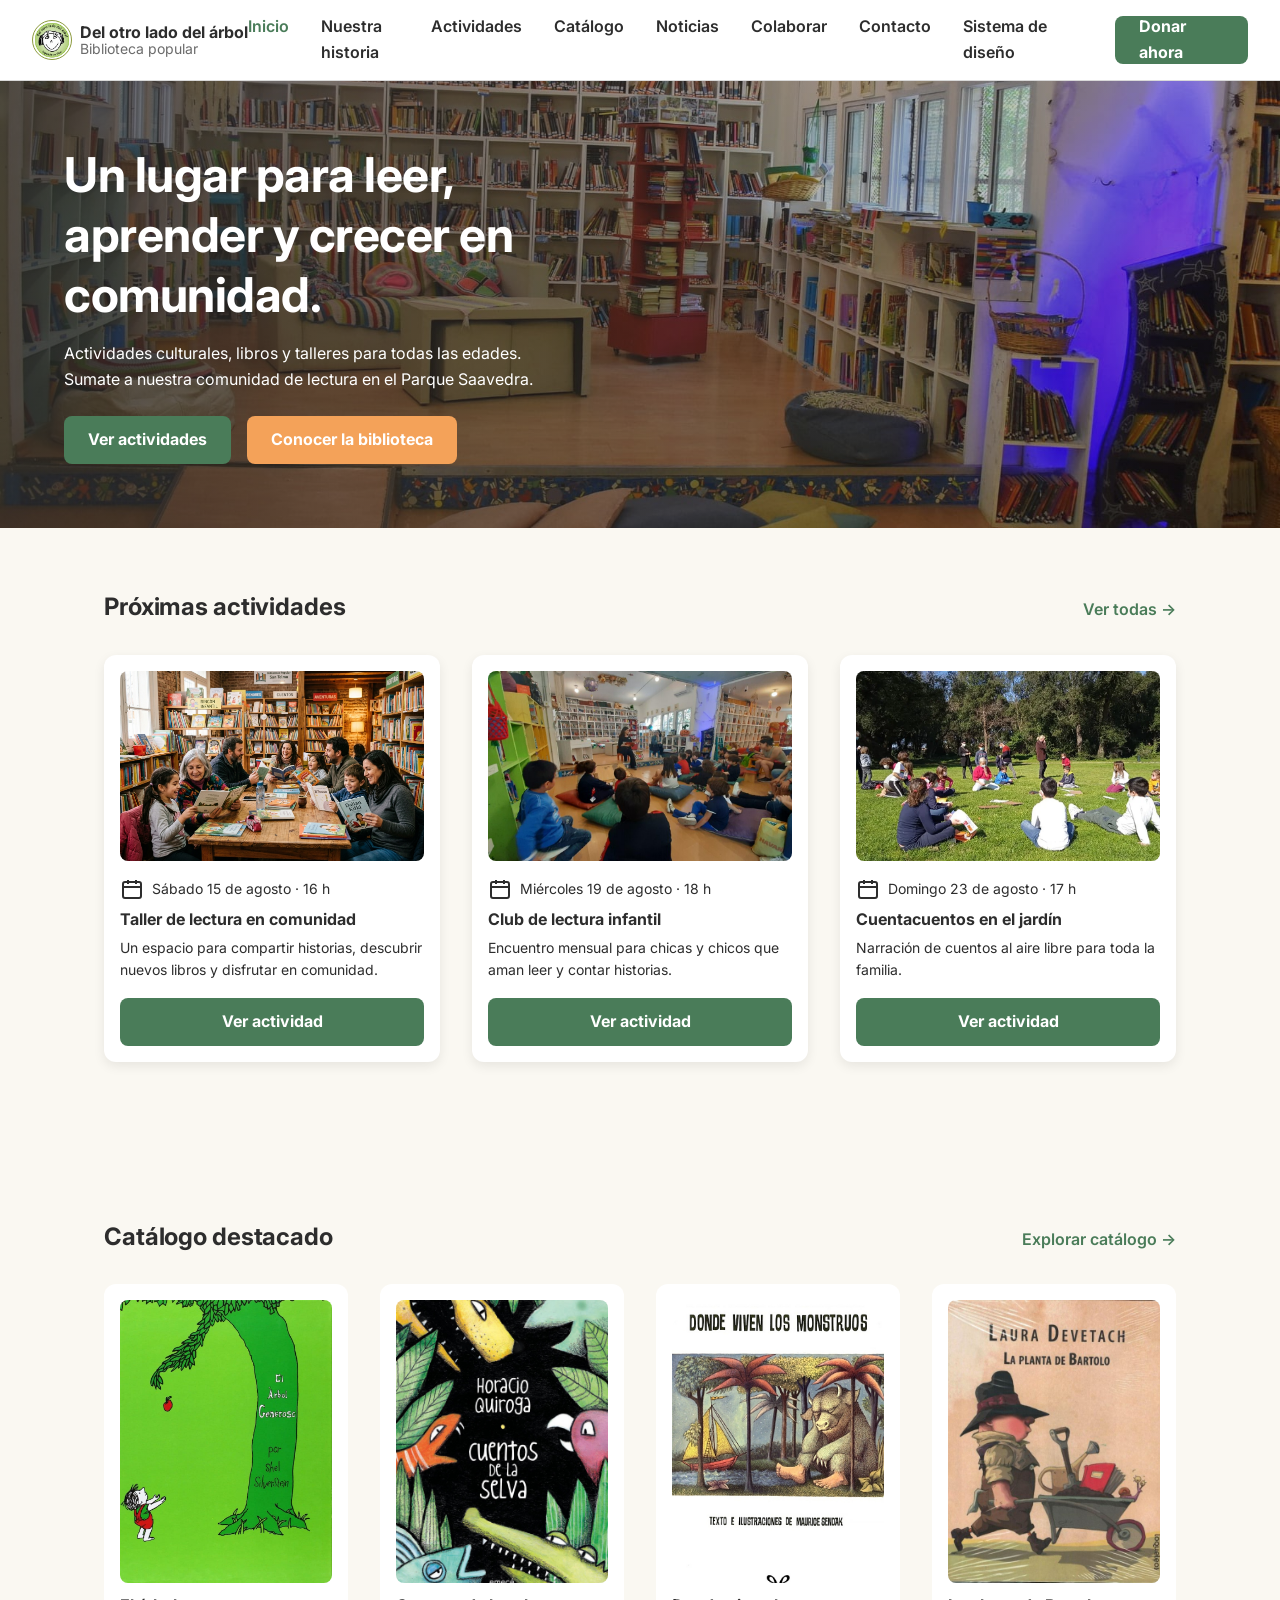
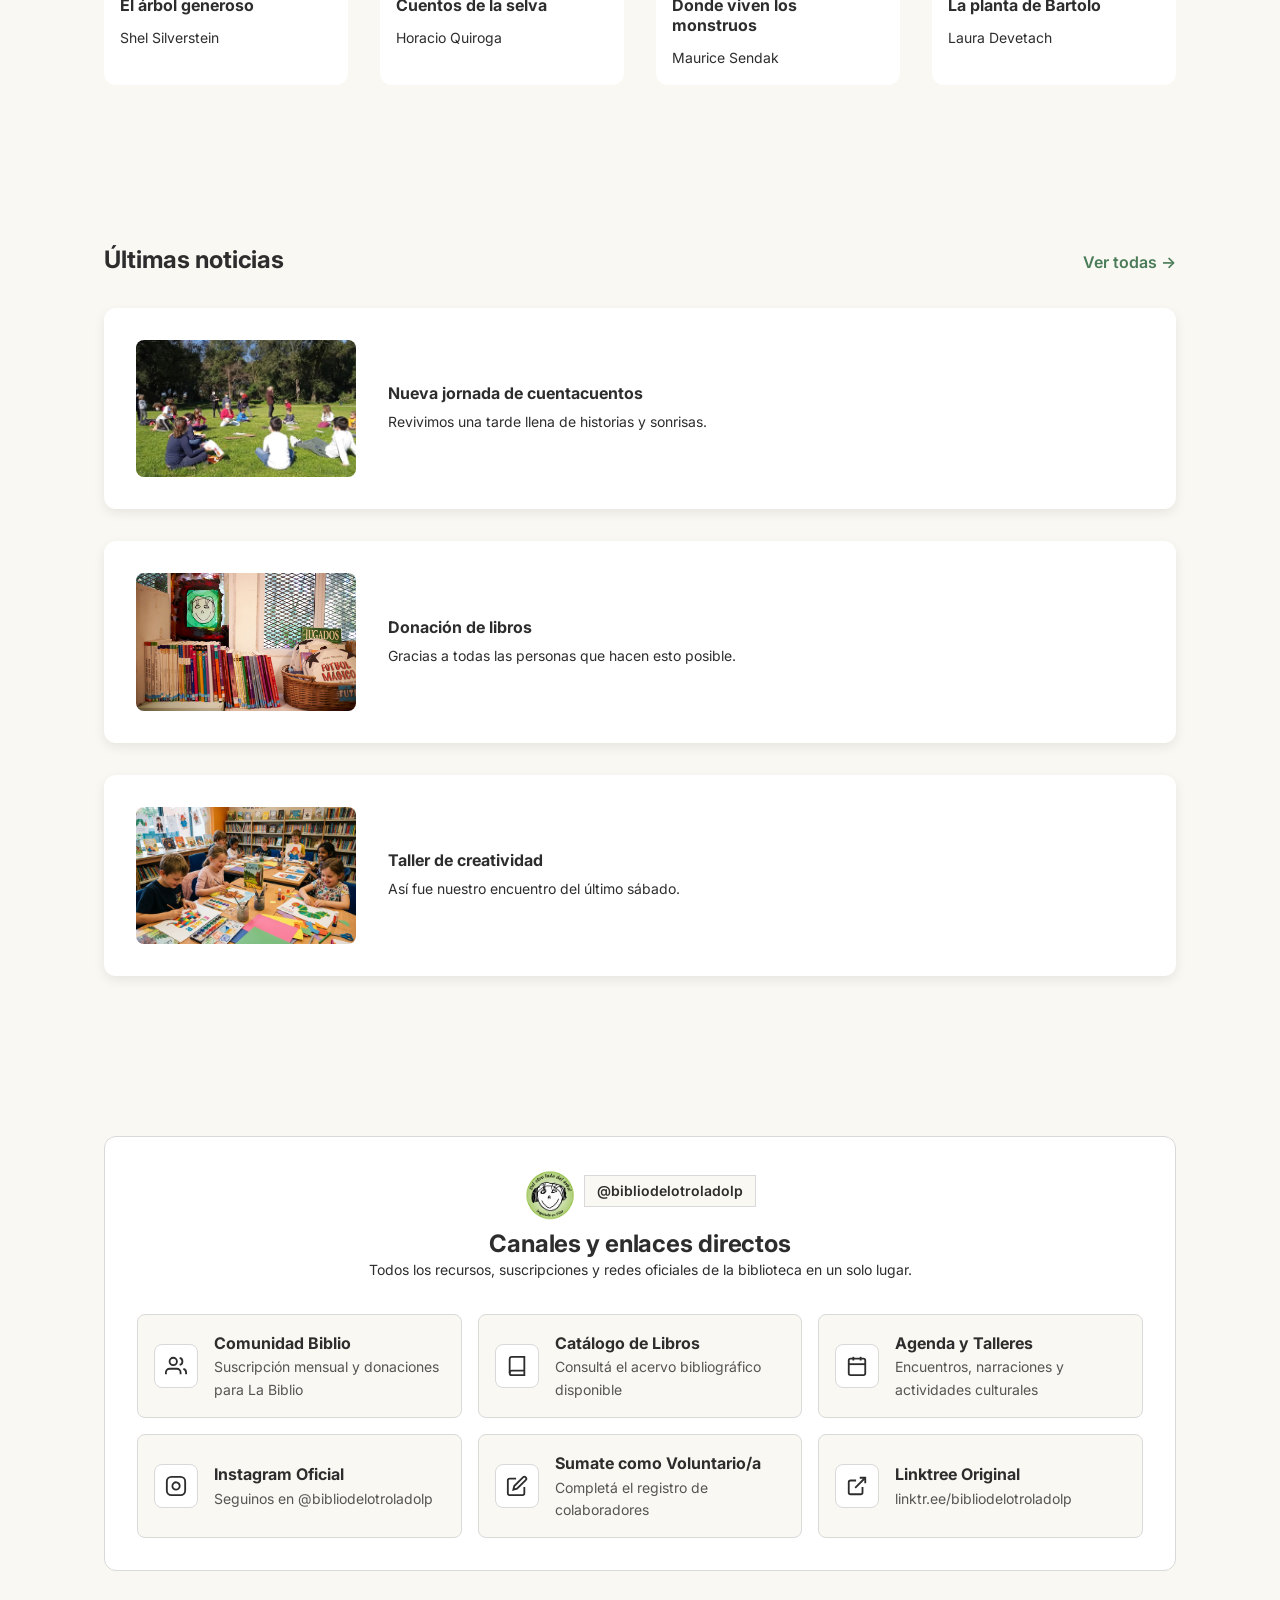
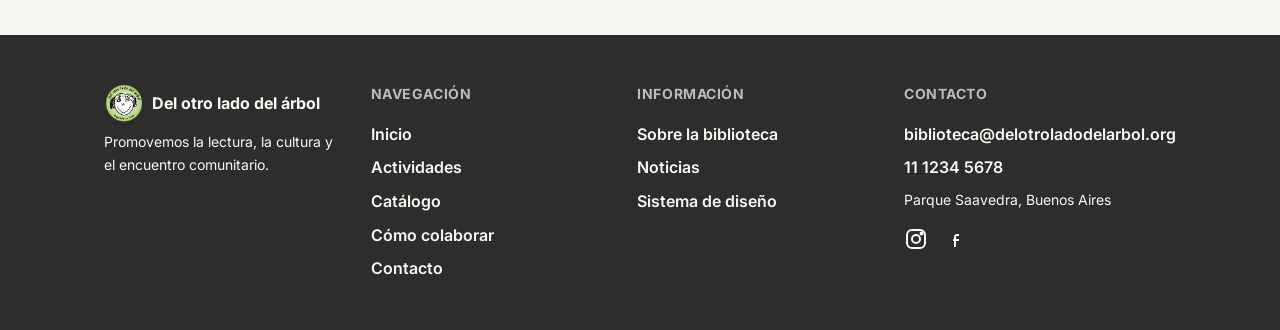
<file: index.html>
<!DOCTYPE html>
<html lang="es">
<head>
  <meta charset="UTF-8">
  <meta name="viewport" content="width=device-width, initial-scale=1.0">
  <title>Biblioteca Del otro lado del árbol — Inicio</title>
  <meta name="description" content="Biblioteca popular en el Parque Saavedra. Actividades culturales, catálogo de libros y encuentro comunitario para toda la familia.">

  <link rel="icon" href="favicon.ico" sizes="any">
  <link rel="icon" type="image/svg+xml" href="img/logo-mark.svg">

  <link rel="preconnect" href="https://fonts.googleapis.com">
  <link rel="preconnect" href="https://fonts.gstatic.com" crossorigin>
  <link href="https://fonts.googleapis.com/css2?family=Inter:wght@400;600;700&display=swap" rel="stylesheet">

  <link rel="stylesheet" href="css/style.css">
</head>
<body>

  <a class="skip-link" id="skip-to-content-link" href="#main">Saltar al contenido principal</a>

  <!-- ============ HEADER (organismo .header) ============ -->
  <header class="header" id="main-header">
    <div class="header__inner" id="header-inner-container">
      <a class="header__logo" id="header-brand-logo" href="index.html">
        <img class="header__logo-mark" id="header-logo-image" src="img/logo.png" alt="Logotipo Biblioteca Del otro lado del árbol" width="44" height="44" style="border-radius: 50%; object-fit: cover; border: 1.5px solid var(--color-primario, #8C9A3E);" referrerPolicy="no-referrer">
        <span class="header__logo-text" id="header-logo-text-block">
          <span>Del otro lado del árbol</span>
          <span class="header__logo-tagline">Biblioteca popular</span>
        </span>
      </a>

      <input type="checkbox" id="nav-toggle">
      <label class="header__toggle" id="header-nav-toggle-label" for="nav-toggle" aria-label="Abrir menú de navegación">
        <span></span><span></span><span></span>
      </label>

      <nav class="header__nav" id="main-navigation" aria-label="Navegación principal">
        <ul class="header__nav-list" id="main-nav-list">
          <li><a class="header__nav-link" id="nav-link-inicio" href="index.html" aria-current="page">Inicio</a></li>
          <li><a class="header__nav-link" id="nav-link-historia" href="historia.html">Nuestra historia</a></li>
          <li><a class="header__nav-link" id="nav-link-actividades" href="actividades.html">Actividades</a></li>
          <li><a class="header__nav-link" id="nav-link-catalogo" href="catalogo.html">Catálogo</a></li>
          <li><a class="header__nav-link" id="nav-link-noticias" href="noticias.html">Noticias</a></li>
          <li><a class="header__nav-link" id="nav-link-colaboracion" href="colaboracion.html">Colaborar</a></li>
          <li><a class="header__nav-link" id="nav-link-contacto" href="contacto.html">Contacto</a></li>
          <li><a class="header__nav-link" id="nav-link-design-system" href="design-system.html">Sistema de diseño</a></li>
        </ul>
        <a class="btn header__cta" id="header-donate-button" href="colaboracion.html">Donar ahora</a>
      </nav>
    </div>
  </header>

  <main id="main">

    <!-- ============ HERO (organismo .hero) ============ -->
    <section class="hero" id="home-hero-section">
      <img class="hero__media" id="hero-background-media" src="img/biblio.jpg" alt="Familias y niños compartiendo un momento de lectura en la biblioteca Del otro lado del árbol" referrerPolicy="no-referrer">
      <div class="hero__content" id="hero-content-box">
        <h1 class="heading heading--display" id="hero-main-heading">Un lugar para leer, aprender y crecer en comunidad.</h1>
        <p class="text" id="hero-lead-paragraph">Actividades culturales, libros y talleres para todas las edades. Sumate a nuestra comunidad de lectura en el Parque Saavedra.</p>
        <div class="hero__actions" id="hero-cta-group">
          <a class="btn" id="hero-primary-action" href="actividades.html">Ver actividades</a>
          <a class="btn btn--secondary" id="hero-secondary-action" href="historia.html">Conocer la biblioteca</a>
        </div>
      </div>
    </section>

    <div class="page-grid" id="home-page-grid">

      <!-- ============ PRÓXIMAS ACTIVIDADES (preview de .activities-section) ============ -->
      <section class="activities-section" id="home-activities-section" aria-labelledby="home-actividades-title">
        <div class="activities-section__header" id="activities-section-header">
          <h2 class="heading heading--lg" id="home-actividades-title">Próximas actividades</h2>
          <a class="link" id="activities-view-all-link" href="actividades.html">Ver todas →</a>
        </div>

        <div class="activities-section__grid" id="activities-cards-grid">

          <article class="activity-card" id="activity-card-1">
            <img class="img activity-card__image" id="activity-img-1" src="img/activity-lectura.jpg" alt="Grupo de personas participando de un taller de lectura" referrerPolicy="no-referrer">
            <div class="activity-card__body" id="activity-body-1">
              <div class="activity-card__meta text text--small" id="activity-meta-1">
                <span class="icon" aria-hidden="true">
                  <svg viewBox="0 0 24 24"><rect x="3" y="5" width="18" height="16" rx="2"/><path d="M3 10h18M8 3v4M16 3v4"/></svg>
                </span>
                Sábado 15 de agosto · 16 h
              </div>
              <h3 class="heading heading--base" id="activity-title-1">Taller de lectura en comunidad</h3>
              <p class="text text--small" id="activity-desc-1">Un espacio para compartir historias, descubrir nuevos libros y disfrutar en comunidad.</p>
            </div>
            <a class="btn" id="activity-btn-1" href="actividades.html">Ver actividad</a>
          </article>

          <article class="activity-card" id="activity-card-2">
            <img class="img activity-card__image" id="activity-img-2" src="img/evento.jpg" alt="Niñas y niños participando de un club de lectura infantil" referrerPolicy="no-referrer">
            <div class="activity-card__body" id="activity-body-2">
              <div class="activity-card__meta text text--small" id="activity-meta-2">
                <span class="icon" aria-hidden="true">
                  <svg viewBox="0 0 24 24"><rect x="3" y="5" width="18" height="16" rx="2"/><path d="M3 10h18M8 3v4M16 3v4"/></svg>
                </span>
                Miércoles 19 de agosto · 18 h
              </div>
              <h3 class="heading heading--base" id="activity-title-2">Club de lectura infantil</h3>
              <p class="text text--small" id="activity-desc-2">Encuentro mensual para chicas y chicos que aman leer y contar historias.</p>
            </div>
            <a class="btn" id="activity-btn-2" href="actividades.html">Ver actividad</a>
          </article>

          <article class="activity-card" id="activity-card-3">
            <img class="img activity-card__image" id="activity-img-3" src="img/airelibre.webp" alt="Narración de cuentos al aire libre en el jardín de la biblioteca" referrerPolicy="no-referrer">
            <div class="activity-card__body" id="activity-body-3">
              <div class="activity-card__meta text text--small" id="activity-meta-3">
                <span class="icon" aria-hidden="true">
                  <svg viewBox="0 0 24 24"><rect x="3" y="5" width="18" height="16" rx="2"/><path d="M3 10h18M8 3v4M16 3v4"/></svg>
                </span>
                Domingo 23 de agosto · 17 h
              </div>
              <h3 class="heading heading--base" id="activity-title-3">Cuentacuentos en el jardín</h3>
              <p class="text text--small" id="activity-desc-3">Narración de cuentos al aire libre para toda la familia.</p>
            </div>
            <a class="btn" id="activity-btn-3" href="actividades.html">Ver actividad</a>
          </article>

        </div>
      </section>

      <!-- ============ CATÁLOGO DESTACADO (preview de .catalog-section) ============ -->
      <section class="catalog-section" id="home-catalog-section" aria-labelledby="home-catalogo-title">
        <div class="catalog-section__header" id="catalog-section-header">
          <h2 class="heading heading--lg" id="home-catalogo-title">Catálogo destacado</h2>
          <a class="link" id="catalog-explore-link" href="catalogo.html">Explorar catálogo →</a>
        </div>

        <div class="catalog-section__grid" id="catalog-books-grid">

          <article class="book-card" id="book-card-1">
            <img class="img book-card__image" id="book-img-1" src="img/El-Árbol-Generoso-portada.jpg" alt="Portada original de El árbol generoso" referrerPolicy="no-referrer">
            <h3 class="heading heading--base" id="book-title-1">El árbol generoso</h3>
            <p class="text text--small" id="book-author-1">Shel Silverstein</p>
          </article>

          <article class="book-card" id="book-card-2">
            <img class="img book-card__image" id="book-img-2" src="img/cuentosdelaselva.jpeg" alt="Portada original de Cuentos de la selva" referrerPolicy="no-referrer">
            <h3 class="heading heading--base" id="book-title-2">Cuentos de la selva</h3>
            <p class="text text--small" id="book-author-2">Horacio Quiroga</p>
          </article>

          <article class="book-card" id="book-card-3">
            <img class="img book-card__image" id="book-img-3" src="img/maurice-sendak-donde-viven-los-monstruos.jpg" alt="Portada original de Donde viven los monstruos" referrerPolicy="no-referrer">
            <h3 class="heading heading--base" id="book-title-3">Donde viven los monstruos</h3>
            <p class="text text--small" id="book-author-3">Maurice Sendak</p>
          </article>

          <article class="book-card" id="book-card-4">
            <img class="img book-card__image" id="book-img-4" src="img/laplantadebartolo.jpg" alt="Portada original de La planta de Bartolo" referrerPolicy="no-referrer">
            <h3 class="heading heading--base" id="book-title-4">La planta de Bartolo</h3>
            <p class="text text--small" id="book-author-4">Laura Devetach</p>
          </article>

        </div>
      </section>

      <!-- ============ ÚLTIMAS NOTICIAS (preview de .news-section) ============ -->
      <section class="news-section" id="home-news-section" aria-labelledby="home-noticias-title">
        <div class="news-section__header" id="news-section-header">
          <h2 class="heading heading--lg" id="home-noticias-title">Últimas noticias</h2>
          <a class="link" id="news-view-all-link" href="noticias.html">Ver todas →</a>
        </div>

        <div class="news-section__grid" id="news-cards-grid">

          <article class="news-card" id="news-card-1">
            <img class="img news-card__image" id="news-img-1" src="img/airelibre.webp" alt="Chicas y chicos reunidos durante una jornada de cuentacuentos" referrerPolicy="no-referrer">
            <div class="news-card__body" id="news-body-1">
              <h3 class="heading heading--base" id="news-title-1">Nueva jornada de cuentacuentos</h3>
              <p class="text text--small" id="news-desc-1">Revivimos una tarde llena de historias y sonrisas.</p>
            </div>
          </article>

          <article class="news-card" id="news-card-2">
            <img class="img news-card__image" id="news-img-2" src="img/donacion.jpg" alt="Cajas de libros donados a la biblioteca" referrerPolicy="no-referrer">
            <div class="news-card__body" id="news-body-2">
              <h3 class="heading heading--base" id="news-title-2">Donación de libros</h3>
              <p class="text text--small" id="news-desc-2">Gracias a todas las personas que hacen esto posible.</p>
            </div>
          </article>

          <article class="news-card" id="news-card-3">
            <img class="img news-card__image" id="news-img-3" src="img/activity-plastica.jpg" alt="Personas participando de un taller de creatividad" referrerPolicy="no-referrer">
            <div class="news-card__body" id="news-body-3">
              <h3 class="heading heading--base" id="news-title-3">Taller de creatividad</h3>
              <p class="text text--small" id="news-desc-3">Así fue nuestro encuentro del último sábado.</p>
            </div>
          </article>

        </div>
      </section>

      <!-- ============ CANALES Y ENLACES OFICIALES (LINKTREE ADAPTACIÓN) ============ -->
      <section class="linktree-section" id="home-linktree-section" aria-labelledby="home-linktree-title">
        <div class="linktree-section__header" id="linktree-header">
          <div style="display: flex; align-items: center; justify-content: center; gap: var(--space-xs); margin-bottom: var(--space-xs);">
            <img src="img/logo.png" alt="Foto de perfil Biblioteca Del otro lado del árbol" style="width: 52px; height: 52px; border-radius: 50%; object-fit: cover; border: 2px solid var(--color-primario);" referrerPolicy="no-referrer">
            <span class="comunidad-biblio__tag" id="linktree-tag">
              @bibliodelotroladolp
            </span>
          </div>
          <h2 class="heading heading--lg" id="home-linktree-title">Canales y enlaces directos</h2>
          <p class="text text--small" id="home-linktree-subtitle">Todos los recursos, suscripciones y redes oficiales de la biblioteca en un solo lugar.</p>
        </div>

        <div class="linktree-grid" id="linktree-grid-container">

          <!-- Enlace 1: Comunidad Biblio -->
          <a class="linktree-card" id="linktree-comunidad" href="colaboracion.html#comunidad-biblio-section">
            <div class="linktree-card__icon" aria-hidden="true">
              <svg width="22" height="22" viewBox="0 0 24 24" fill="none" stroke="currentColor" stroke-width="2"><path d="M17 21v-2a4 4 0 0 0-4-4H5a4 4 0 0 0-4 4v2"/><circle cx="9" cy="7" r="4"/><path d="M23 21v-2a4 4 0 0 0-3-3.87"/><path d="M16 3.13a4 4 0 0 1 0 7.75"/></svg>
            </div>
            <div>
              <div class="linktree-card__title">Comunidad Biblio</div>
              <div class="linktree-card__desc">Suscripción mensual y donaciones para La Biblio</div>
            </div>
          </a>

          <!-- Enlace 2: Catálogo Online -->
          <a class="linktree-card" id="linktree-catalogo" href="catalogo.html">
            <div class="linktree-card__icon" aria-hidden="true">
              <svg width="22" height="22" viewBox="0 0 24 24" fill="none" stroke="currentColor" stroke-width="2"><path d="M4 19.5A2.5 2.5 0 0 1 6.5 17H20"/><path d="M6.5 2H20v20H6.5A2.5 2.5 0 0 1 4 19.5v-15A2.5 2.5 0 0 1 6.5 2z"/></svg>
            </div>
            <div>
              <div class="linktree-card__title">Catálogo de Libros</div>
              <div class="linktree-card__desc">Consultá el acervo bibliográfico disponible</div>
            </div>
          </a>

          <!-- Enlace 3: Agenda de Actividades -->
          <a class="linktree-card" id="linktree-actividades" href="actividades.html">
            <div class="linktree-card__icon" aria-hidden="true">
              <svg width="22" height="22" viewBox="0 0 24 24" fill="none" stroke="currentColor" stroke-width="2"><rect x="3" y="4" width="18" height="18" rx="2" ry="2"/><line x1="16" y1="2" x2="16" y2="6"/><line x1="8" y1="2" x2="8" y2="6"/><line x1="3" y1="10" x2="21" y2="10"/></svg>
            </div>
            <div>
              <div class="linktree-card__title">Agenda y Talleres</div>
              <div class="linktree-card__desc">Encuentros, narraciones y actividades culturales</div>
            </div>
          </a>

          <!-- Enlace 4: Instagram Oficial -->
          <a class="linktree-card" id="linktree-instagram" href="https://www.instagram.com/bibliodelotroladolp/" target="_blank" rel="noopener noreferrer">
            <div class="linktree-card__icon" aria-hidden="true">
              <svg width="22" height="22" viewBox="0 0 24 24" fill="none" stroke="currentColor" stroke-width="2"><rect x="2" y="2" width="20" height="20" rx="5" ry="5"/><path d="M16 11.37A4 4 0 1 1 12.63 8 4 4 0 0 1 16 11.37z"/><line x1="17.5" y1="6.5" x2="17.51" y2="6.5"/></svg>
            </div>
            <div>
              <div class="linktree-card__title">Instagram Oficial</div>
              <div class="linktree-card__desc">Seguinos en @bibliodelotroladolp</div>
            </div>
          </a>

          <!-- Enlace 5: Formulario de Registro & Voluntariado -->
          <a class="linktree-card" id="linktree-registro" href="colaboracion.html#colaboracion-form">
            <div class="linktree-card__icon" aria-hidden="true">
              <svg width="22" height="22" viewBox="0 0 24 24" fill="none" stroke="currentColor" stroke-width="2"><path d="M11 4H4a2 2 0 0 0-2 2v14a2 2 0 0 0 2 2h14a2 2 0 0 0 2-2v-7"/><path d="M18.5 2.5a2.121 2.121 0 0 1 3 3L12 15l-4 1 1-4 9.5-9.5z"/></svg>
            </div>
            <div>
              <div class="linktree-card__title">Sumate como Voluntario/a</div>
              <div class="linktree-card__desc">Completá el registro de colaboradores</div>
            </div>
          </a>

          <!-- Enlace 6: Linktree Oficial Exterior -->
          <a class="linktree-card" id="linktree-external" href="https://linktr.ee/bibliodelotroladolp" target="_blank" rel="noopener noreferrer">
            <div class="linktree-card__icon" aria-hidden="true">
              <svg width="22" height="22" viewBox="0 0 24 24" fill="none" stroke="currentColor" stroke-width="2"><path d="M18 13v6a2 2 0 0 1-2 2H5a2 2 0 0 1-2-2V8a2 2 0 0 1 2-2h6"/><polyline points="15 3 21 3 21 9"/><line x1="10" y1="14" x2="21" y2="3"/></svg>
            </div>
            <div>
              <div class="linktree-card__title">Linktree Original</div>
              <div class="linktree-card__desc">linktr.ee/bibliodelotroladolp</div>
            </div>
          </a>

        </div>
      </section>

    </div>
  </main>

  <!-- ============ FOOTER (organismo .footer) ============ -->
  <footer class="footer" id="main-footer">
    <div class="container" id="footer-container">
      <div class="footer__grid" id="footer-grid">

        <div class="footer__brand" id="footer-brand-box">
          <a class="header__logo" id="footer-brand-logo" href="index.html">
            <img class="header__logo-mark" id="footer-logo-image" src="img/logo.png" alt="Logotipo Biblioteca Del otro lado del árbol" width="40" height="40">
            <span class="header__logo-text" id="footer-logo-text-block">
              <span class="heading heading--base" id="footer-brand-title">Del otro lado del árbol</span>
            </span>
          </a>
          <p class="text text--small" id="footer-brand-slogan">Promovemos la lectura, la cultura y el encuentro comunitario.</p>
        </div>

        <nav class="footer__col" id="footer-nav-col" aria-label="Navegación del pie de página">
          <span class="footer__col-title" id="footer-nav-title">Navegación</span>
          <ul class="footer__links" id="footer-nav-links">
            <li><a class="link" id="footer-link-inicio" href="index.html">Inicio</a></li>
            <li><a class="link" id="footer-link-actividades" href="actividades.html">Actividades</a></li>
            <li><a class="link" id="footer-link-catalogo" href="catalogo.html">Catálogo</a></li>
            <li><a class="link" id="footer-link-colaboracion" href="colaboracion.html">Cómo colaborar</a></li>
            <li><a class="link" id="footer-link-contacto" href="contacto.html">Contacto</a></li>
          </ul>
        </nav>

        <div class="footer__col" id="footer-info-col">
          <span class="footer__col-title" id="footer-info-title">Información</span>
          <ul class="footer__links" id="footer-info-links">
            <li><a class="link" id="footer-link-historia" href="historia.html">Sobre la biblioteca</a></li>
            <li><a class="link" id="footer-link-noticias" href="noticias.html">Noticias</a></li>
            <li><a class="link" id="footer-link-design-system" href="design-system.html">Sistema de diseño</a></li>
          </ul>
        </div>

        <div class="footer__col" id="footer-contact-col">
          <span class="footer__col-title" id="footer-contact-title">Contacto</span>
          <ul class="footer__links" id="footer-contact-links">
            <li><a class="link" id="footer-email-link" href="mailto:biblioteca@delotroladodelarbol.org">biblioteca@delotroladodelarbol.org</a></li>
            <li><a class="link" id="footer-phone-link" href="tel:+541112345678">11 1234 5678</a></li>
            <li class="text text--small" id="footer-address-text">Parque Saavedra, Buenos Aires</li>
          </ul>
          <div class="footer__social" id="footer-social-group">
            <a class="icon" id="footer-social-instagram" href="#" aria-label="Instagram">
              <svg viewBox="0 0 24 24"><rect x="3" y="3" width="18" height="18" rx="5"/><circle cx="12" cy="12" r="4"/><circle cx="17.5" cy="6.5" r="1"/></svg>
            </a>
            <a class="icon" id="footer-social-facebook" href="#" aria-label="Facebook">
              <svg viewBox="0 0 24 24"><path d="M15 8h-2a2 2 0 0 0-2 2v10M9 13h6"/></svg>
            </a>
          </div>
        </div>

      </div>
    </div>
  </footer>

</body>
</html>
</file>
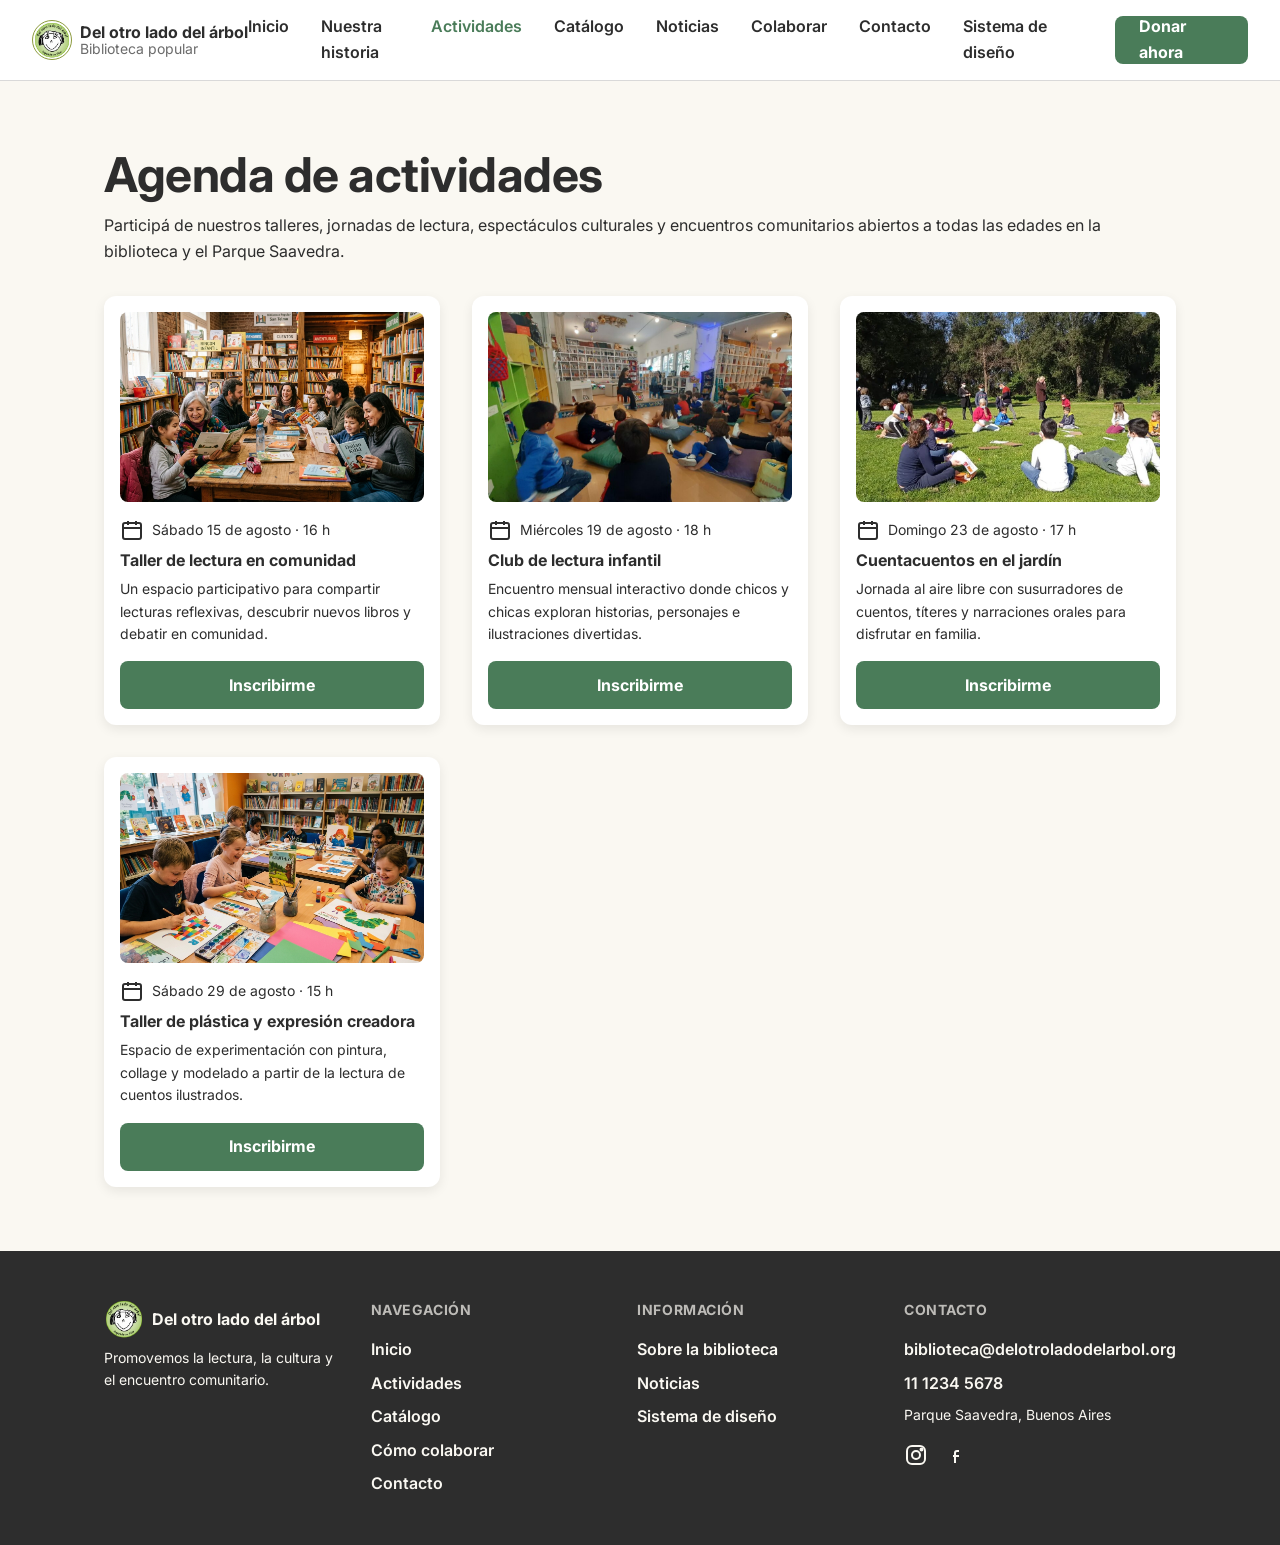
<file: actividades.html>
<!DOCTYPE html>
<html lang="es">
<head>
  <meta charset="UTF-8">
  <meta name="viewport" content="width=device-width, initial-scale=1.0">
  <title>Biblioteca Del otro lado del árbol — Actividades</title>
  <meta name="description" content="Agenda de actividades, talleres culturales, clubes de lectura y jornadas comunitarias en la Biblioteca Popular Del otro lado del árbol.">

  <link rel="icon" href="favicon.ico" sizes="any">
  <link rel="icon" type="image/svg+xml" href="img/logo-mark.svg">

  <link rel="preconnect" href="https://fonts.googleapis.com">
  <link rel="preconnect" href="https://fonts.gstatic.com" crossorigin>
  <link href="https://fonts.googleapis.com/css2?family=Inter:wght@400;600;700&display=swap" rel="stylesheet">

  <link rel="stylesheet" href="css/style.css">
</head>
<body>

  <a class="skip-link" id="skip-to-content-link" href="#main">Saltar al contenido principal</a>

  <!-- ============ HEADER (organismo .header) ============ -->
  <header class="header" id="main-header">
    <div class="header__inner" id="header-inner-container">
      <a class="header__logo" id="header-brand-logo" href="index.html">
        <img class="header__logo-mark" id="header-logo-image" src="img/logo.png" alt="Logotipo Biblioteca Del otro lado del árbol" width="44" height="44" style="border-radius: 50%; object-fit: cover; border: 1.5px solid var(--color-primario, #8C9A3E);" referrerPolicy="no-referrer">
        <span class="header__logo-text" id="header-logo-text-block">
          <span>Del otro lado del árbol</span>
          <span class="header__logo-tagline">Biblioteca popular</span>
        </span>
      </a>

      <input type="checkbox" id="nav-toggle">
      <label class="header__toggle" id="header-nav-toggle-label" for="nav-toggle" aria-label="Abrir menú de navegación">
        <span></span><span></span><span></span>
      </label>

      <nav class="header__nav" id="main-navigation" aria-label="Navegación principal">
        <ul class="header__nav-list" id="main-nav-list">
          <li><a class="header__nav-link" id="nav-link-inicio" href="index.html">Inicio</a></li>
          <li><a class="header__nav-link" id="nav-link-historia" href="historia.html">Nuestra historia</a></li>
          <li><a class="header__nav-link" id="nav-link-actividades" href="actividades.html" aria-current="page">Actividades</a></li>
          <li><a class="header__nav-link" id="nav-link-catalogo" href="catalogo.html">Catálogo</a></li>
          <li><a class="header__nav-link" id="nav-link-noticias" href="noticias.html">Noticias</a></li>
          <li><a class="header__nav-link" id="nav-link-colaboracion" href="colaboracion.html">Colaborar</a></li>
          <li><a class="header__nav-link" id="nav-link-contacto" href="contacto.html">Contacto</a></li>
          <li><a class="header__nav-link" id="nav-link-design-system" href="design-system.html">Sistema de diseño</a></li>
        </ul>
        <a class="btn header__cta" id="header-donate-button" href="colaboracion.html">Donar ahora</a>
      </nav>
    </div>
  </header>

  <main id="main">

    <div class="page-grid" id="actividades-page-grid">

      <!-- ============ SECCIÓN ACTIVIDADES (organismo .activities-section) ============ -->
      <section class="activities-section" id="actividades-main-section" aria-labelledby="actividades-title">

        <!-- Encabezado descriptivo -->
        <div class="activities-section__header" id="actividades-main-header" style="flex-direction: column; align-items: flex-start; gap: var(--space-xs);">
          <h1 class="heading heading--display" id="actividades-title">Agenda de actividades</h1>
          <p class="text" id="actividades-lead-text">Participá de nuestros talleres, jornadas de lectura, espectáculos culturales y encuentros comunitarios abiertos a todas las edades en la biblioteca y el Parque Saavedra.</p>
        </div>

        <!-- Grilla de tarjetas de actividades -->
        <div class="activities-section__grid" id="actividades-cards-grid">

          <article class="activity-card" id="actividad-card-1">
            <img class="img activity-card__image" id="actividad-img-1" src="img/activity-lectura.jpg" alt="Grupo de personas participando de un taller de lectura" referrerPolicy="no-referrer">
            <div class="activity-card__body" id="actividad-body-1">
              <div class="activity-card__meta text text--small" id="actividad-meta-1">
                <span class="icon" aria-hidden="true">
                  <svg viewBox="0 0 24 24"><rect x="3" y="5" width="18" height="16" rx="2"/><path d="M3 10h18M8 3v4M16 3v4"/></svg>
                </span>
                Sábado 15 de agosto · 16 h
              </div>
              <h2 class="heading heading--base" id="actividad-title-1">Taller de lectura en comunidad</h2>
              <p class="text text--small" id="actividad-desc-1">Un espacio participativo para compartir lecturas reflexivas, descubrir nuevos libros y debatir en comunidad.</p>
            </div>
            <button class="btn" id="actividad-btn-1" type="button" onclick="openRegistrationModal('Taller de lectura en comunidad')">Inscribirme</button>
          </article>

          <article class="activity-card" id="actividad-card-2">
            <img class="img activity-card__image" id="actividad-img-2" src="img/evento.jpg" alt="Niñas y niños participando de un club de lectura" referrerPolicy="no-referrer">
            <div class="activity-card__body" id="actividad-body-2">
              <div class="activity-card__meta text text--small" id="actividad-meta-2">
                <span class="icon" aria-hidden="true">
                  <svg viewBox="0 0 24 24"><rect x="3" y="5" width="18" height="16" rx="2"/><path d="M3 10h18M8 3v4M16 3v4"/></svg>
                </span>
                Miércoles 19 de agosto · 18 h
              </div>
              <h2 class="heading heading--base" id="actividad-title-2">Club de lectura infantil</h2>
              <p class="text text--small" id="actividad-desc-2">Encuentro mensual interactivo donde chicos y chicas exploran historias, personajes e ilustraciones divertidas.</p>
            </div>
            <button class="btn" id="actividad-btn-2" type="button" onclick="openRegistrationModal('Club de lectura infantil')">Inscribirme</button>
          </article>

          <article class="activity-card" id="actividad-card-3">
            <img class="img activity-card__image" id="actividad-img-3" src="img/airelibre.webp" alt="Narración de cuentos al aire libre en el jardín de la biblioteca" referrerPolicy="no-referrer">
            <div class="activity-card__body" id="actividad-body-3">
              <div class="activity-card__meta text text--small" id="actividad-meta-3">
                <span class="icon" aria-hidden="true">
                  <svg viewBox="0 0 24 24"><rect x="3" y="5" width="18" height="16" rx="2"/><path d="M3 10h18M8 3v4M16 3v4"/></svg>
                </span>
                Domingo 23 de agosto · 17 h
              </div>
              <h2 class="heading heading--base" id="actividad-title-3">Cuentacuentos en el jardín</h2>
              <p class="text text--small" id="actividad-desc-3">Jornada al aire libre con susurradores de cuentos, títeres y narraciones orales para disfrutar en familia.</p>
            </div>
            <button class="btn" id="actividad-btn-3" type="button" onclick="openRegistrationModal('Cuentacuentos en el jardín')">Inscribirme</button>
          </article>

          <article class="activity-card" id="actividad-card-4">
            <img class="img activity-card__image" id="actividad-img-4" src="img/activity-plastica.jpg" alt="Niños y familias dibujando y realizando talleres de arte en la biblioteca" referrerPolicy="no-referrer">
            <div class="activity-card__body" id="actividad-body-4">
              <div class="activity-card__meta text text--small" id="actividad-meta-4">
                <span class="icon" aria-hidden="true">
                  <svg viewBox="0 0 24 24"><rect x="3" y="5" width="18" height="16" rx="2"/><path d="M3 10h18M8 3v4M16 3v4"/></svg>
                </span>
                Sábado 29 de agosto · 15 h
              </div>
              <h2 class="heading heading--base" id="actividad-title-4">Taller de plástica y expresión creadora</h2>
              <p class="text text--small" id="actividad-desc-4">Espacio de experimentación con pintura, collage y modelado a partir de la lectura de cuentos ilustrados.</p>
            </div>
            <button class="btn" id="actividad-btn-4" type="button" onclick="openRegistrationModal('Taller de plástica y expresión creadora')">Inscribirme</button>
          </article>

        </div>

      </section>

      <!-- Modal Flotante de Inscripción a Actividades -->
      <div class="modal" id="inscripcion-modal" role="dialog" aria-modal="true" aria-labelledby="actividades-form-title" aria-hidden="true">
        <div class="modal__overlay" id="modal-overlay" onclick="closeRegistrationModal()"></div>
        <div class="modal__container" id="modal-container">
          <button class="modal__close" id="modal-close-btn" type="button" aria-label="Cerrar formulario de inscripción" onclick="closeRegistrationModal()">
            <svg viewBox="0 0 24 24" width="24" height="24" fill="none" stroke="currentColor" stroke-width="2" stroke-linecap="round" stroke-linejoin="round" aria-hidden="true">
              <line x1="18" y1="6" x2="6" y2="18"></line>
              <line x1="6" y1="6" x2="18" y2="18"></line>
            </svg>
          </button>
          <div class="contact-form-block" id="actividades-form-block">
            <h2 class="heading heading--lg" id="actividades-form-title" style="margin-bottom: var(--space-xs);">Inscripción a Actividades</h2>
            <p class="text text--small" id="actividades-form-subtitle" style="margin-bottom: var(--space-sm);">Completá este formulario para reservar tu lugar en nuestros talleres y encuentros culturales. La participación es libre y gratuita.</p>

            <form class="contact-section__form" id="actividades-form" action="#" method="post" onsubmit="handleFormSubmit(event, '¡Inscripción confirmada! Reservamos tu lugar con éxito. Te enviamos los detalles a tu correo electrónico.');">

              <div class="form-field" id="form-field-actividad-select">
                <label class="label" id="label-actividad-select" for="actividad-select">Actividad a la que deseas inscribirte *</label>
                <select class="input" id="actividad-select" name="actividad" required>
                  <option value="" disabled selected>Seleccioná una actividad</option>
                  <option value="Taller de lectura en comunidad">Taller de lectura en comunidad (Sáb 15 Ago · 16 h)</option>
                  <option value="Club de lectura infantil">Club de lectura infantil (Mié 19 Ago · 18 h)</option>
                  <option value="Cuentacuentos en el jardín">Cuentacuentos en el jardín (Dom 23 Ago · 17 h)</option>
                  <option value="Taller de plástica y expresión creadora">Taller de plástica y expresión creadora (Sáb 29 Ago · 15 h)</option>
                  <option value="Otra actividad">Otra actividad / Consulta general</option>
                </select>
              </div>

              <div class="form-field" id="form-field-nombre-actividad">
                <label class="label" id="label-nombre-actividad" for="nombre-actividad">Nombre y apellido del participante / responsable *</label>
                <input class="input" id="nombre-actividad" type="text" name="nombre" placeholder="Escribí tu nombre completo" required minlength="2" autocomplete="name">
              </div>

              <div class="form-field" id="form-field-email-actividad">
                <label class="label" id="label-email-actividad" for="email-actividad">Correo electrónico *</label>
                <input class="input" id="email-actividad" type="email" name="email" placeholder="ejemplo@correo.com" required autocomplete="email">
              </div>

              <div class="form-field" id="form-field-telefono-actividad">
                <label class="label" id="label-telefono-actividad" for="telefono-actividad">Teléfono de contacto *</label>
                <input class="input" id="telefono-actividad" type="tel" name="telefono" placeholder="11 1234 5678" required pattern="[0-9\s\+\-\(\)]{6,20}" autocomplete="tel">
              </div>

              <div class="form-field" id="form-field-asistentes-actividad">
                <label class="label" id="label-asistentes-actividad" for="asistentes-actividad">Cantidad de asistentes *</label>
                <input class="input" id="asistentes-actividad" type="number" name="asistentes" min="1" max="10" value="1" required>
              </div>

              <div class="form-field" id="form-field-observaciones-actividad">
                <label class="label" id="label-observaciones-actividad" for="observaciones-actividad">Edades de participantes o notas adicionales</label>
                <textarea class="input" id="observaciones-actividad" name="observaciones" placeholder="Por ejemplo: Asisto con 2 niños de 6 y 8 años / Requerimientos de accesibilidad..." style="min-height: 90px;"></textarea>
              </div>

              <button class="btn" id="actividades-submit-btn" type="submit" style="align-self: flex-start; margin-top: var(--space-xs);">
                Confirmar inscripción
              </button>

              <div class="form-feedback" id="actividades-form-feedback" aria-live="polite"></div>

            </form>
          </div>
        </div>
      </div>

      </section>

    </div>
  </main>

  <!-- ============ FOOTER (organismo .footer) ============ -->
  <footer class="footer" id="main-footer">
    <div class="container" id="footer-container">
      <div class="footer__grid" id="footer-grid">

        <div class="footer__brand" id="footer-brand-box">
          <a class="header__logo" id="footer-brand-logo" href="index.html">
            <img class="header__logo-mark" id="footer-logo-image" src="img/logo.png" alt="Logotipo Biblioteca Del otro lado del árbol" width="40" height="40">
            <span class="header__logo-text" id="footer-logo-text-block">
              <span class="heading heading--base" id="footer-brand-title">Del otro lado del árbol</span>
            </span>
          </a>
          <p class="text text--small" id="footer-brand-slogan">Promovemos la lectura, la cultura y el encuentro comunitario.</p>
        </div>

        <nav class="footer__col" id="footer-nav-col" aria-label="Navegación del pie de página">
          <span class="footer__col-title" id="footer-nav-title">Navegación</span>
          <ul class="footer__links" id="footer-nav-links">
            <li><a class="link" id="footer-link-inicio" href="index.html">Inicio</a></li>
            <li><a class="link" id="footer-link-actividades" href="actividades.html">Actividades</a></li>
            <li><a class="link" id="footer-link-catalogo" href="catalogo.html">Catálogo</a></li>
            <li><a class="link" id="footer-link-colaboracion" href="colaboracion.html">Cómo colaborar</a></li>
            <li><a class="link" id="footer-link-contacto" href="contacto.html">Contacto</a></li>
          </ul>
        </nav>

        <div class="footer__col" id="footer-info-col">
          <span class="footer__col-title" id="footer-info-title">Información</span>
          <ul class="footer__links" id="footer-info-links">
            <li><a class="link" id="footer-link-historia" href="historia.html">Sobre la biblioteca</a></li>
            <li><a class="link" id="footer-link-noticias" href="noticias.html">Noticias</a></li>
            <li><a class="link" id="footer-link-design-system" href="design-system.html">Sistema de diseño</a></li>
          </ul>
        </div>

        <div class="footer__col" id="footer-contact-col">
          <span class="footer__col-title" id="footer-contact-title">Contacto</span>
          <ul class="footer__links" id="footer-contact-links">
            <li><a class="link" id="footer-email-link" href="mailto:biblioteca@delotroladodelarbol.org">biblioteca@delotroladodelarbol.org</a></li>
            <li><a class="link" id="footer-phone-link" href="tel:+541112345678">11 1234 5678</a></li>
            <li class="text text--small" id="footer-address-text">Parque Saavedra, Buenos Aires</li>
          </ul>
          <div class="footer__social" id="footer-social-group">
            <a class="icon" id="footer-social-instagram" href="#" aria-label="Instagram">
              <svg viewBox="0 0 24 24"><rect x="3" y="3" width="18" height="18" rx="5"/><circle cx="12" cy="12" r="4"/><circle cx="17.5" cy="6.5" r="1"/></svg>
            </a>
            <a class="icon" id="footer-social-facebook" href="#" aria-label="Facebook">
              <svg viewBox="0 0 24 24"><path d="M15 8h-2a2 2 0 0 0-2 2v10M9 13h6"/></svg>
            </a>
          </div>
        </div>

      </div>
    </div>
  </footer>

  <script>
    function openRegistrationModal(activityName) {
      const modal = document.getElementById('inscripcion-modal');
      const selectEl = document.getElementById('actividad-select');
      if (selectEl && activityName) {
        selectEl.value = activityName;
      }
      if (modal) {
        modal.classList.add('modal--active');
        modal.setAttribute('aria-hidden', 'false');
        document.body.style.overflow = 'hidden';
        const firstInput = modal.querySelector('input:not([disabled]), select:not([disabled])');
        if (firstInput) {
          setTimeout(function() { firstInput.focus(); }, 120);
        }
      }
    }

    function closeRegistrationModal() {
      const modal = document.getElementById('inscripcion-modal');
      if (modal) {
        modal.classList.remove('modal--active');
        modal.setAttribute('aria-hidden', 'true');
        document.body.style.overflow = '';
      }
    }

    document.addEventListener('keydown', function(e) {
      if (e.key === 'Escape') {
        closeRegistrationModal();
      }
    });

    function handleFormSubmit(event, successMessage) {
      event.preventDefault();
      const form = event.target;
      const submitBtn = form.querySelector('button[type="submit"]');
      const feedback = form.querySelector('.form-feedback') || document.getElementById(form.id + '-feedback');

      if (!form.checkValidity()) {
        form.reportValidity();
        return;
      }

      const originalBtnText = submitBtn.textContent;
      submitBtn.disabled = true;
      submitBtn.textContent = 'Procesando...';

      if (feedback) {
        feedback.className = 'form-feedback form-feedback--active form-feedback--loading';
        feedback.setAttribute('role', 'status');
        feedback.innerHTML = '<span class="icon" aria-hidden="true"><svg viewBox="0 0 24 24" style="width: 18px; height: 18px; animation: spin 1s linear infinite;" fill="none" stroke="currentColor"><path d="M12 2v4m0 12v4M4.93 4.93l2.83 2.83m8.48 8.48l2.83 2.83M2 12h4m12 0h4M4.93 19.07l2.83-2.83m8.48-8.48l2.83-2.83" stroke-width="2" stroke-linecap="round"/></svg></span> Reservando tu vacante...';
      }

      setTimeout(function() {
        submitBtn.disabled = false;
        submitBtn.textContent = originalBtnText;

        if (feedback) {
          feedback.className = 'form-feedback form-feedback--active form-feedback--success';
          feedback.setAttribute('role', 'alert');
          feedback.innerHTML = '<span class="icon" aria-hidden="true" style="color:#137333; flex-shrink:0;"><svg viewBox="0 0 24 24" style="width: 20px; height: 20px;" fill="none" stroke="currentColor"><polyline points="20 6 9 17 4 12" stroke-width="2" stroke-linecap="round" stroke-linejoin="round"/></svg></span> ' + successMessage;
        }

        form.reset();
        setTimeout(function() {
          closeRegistrationModal();
        }, 2200);
      }, 1000);
    }
  </script>

</body>
</html>
</file>
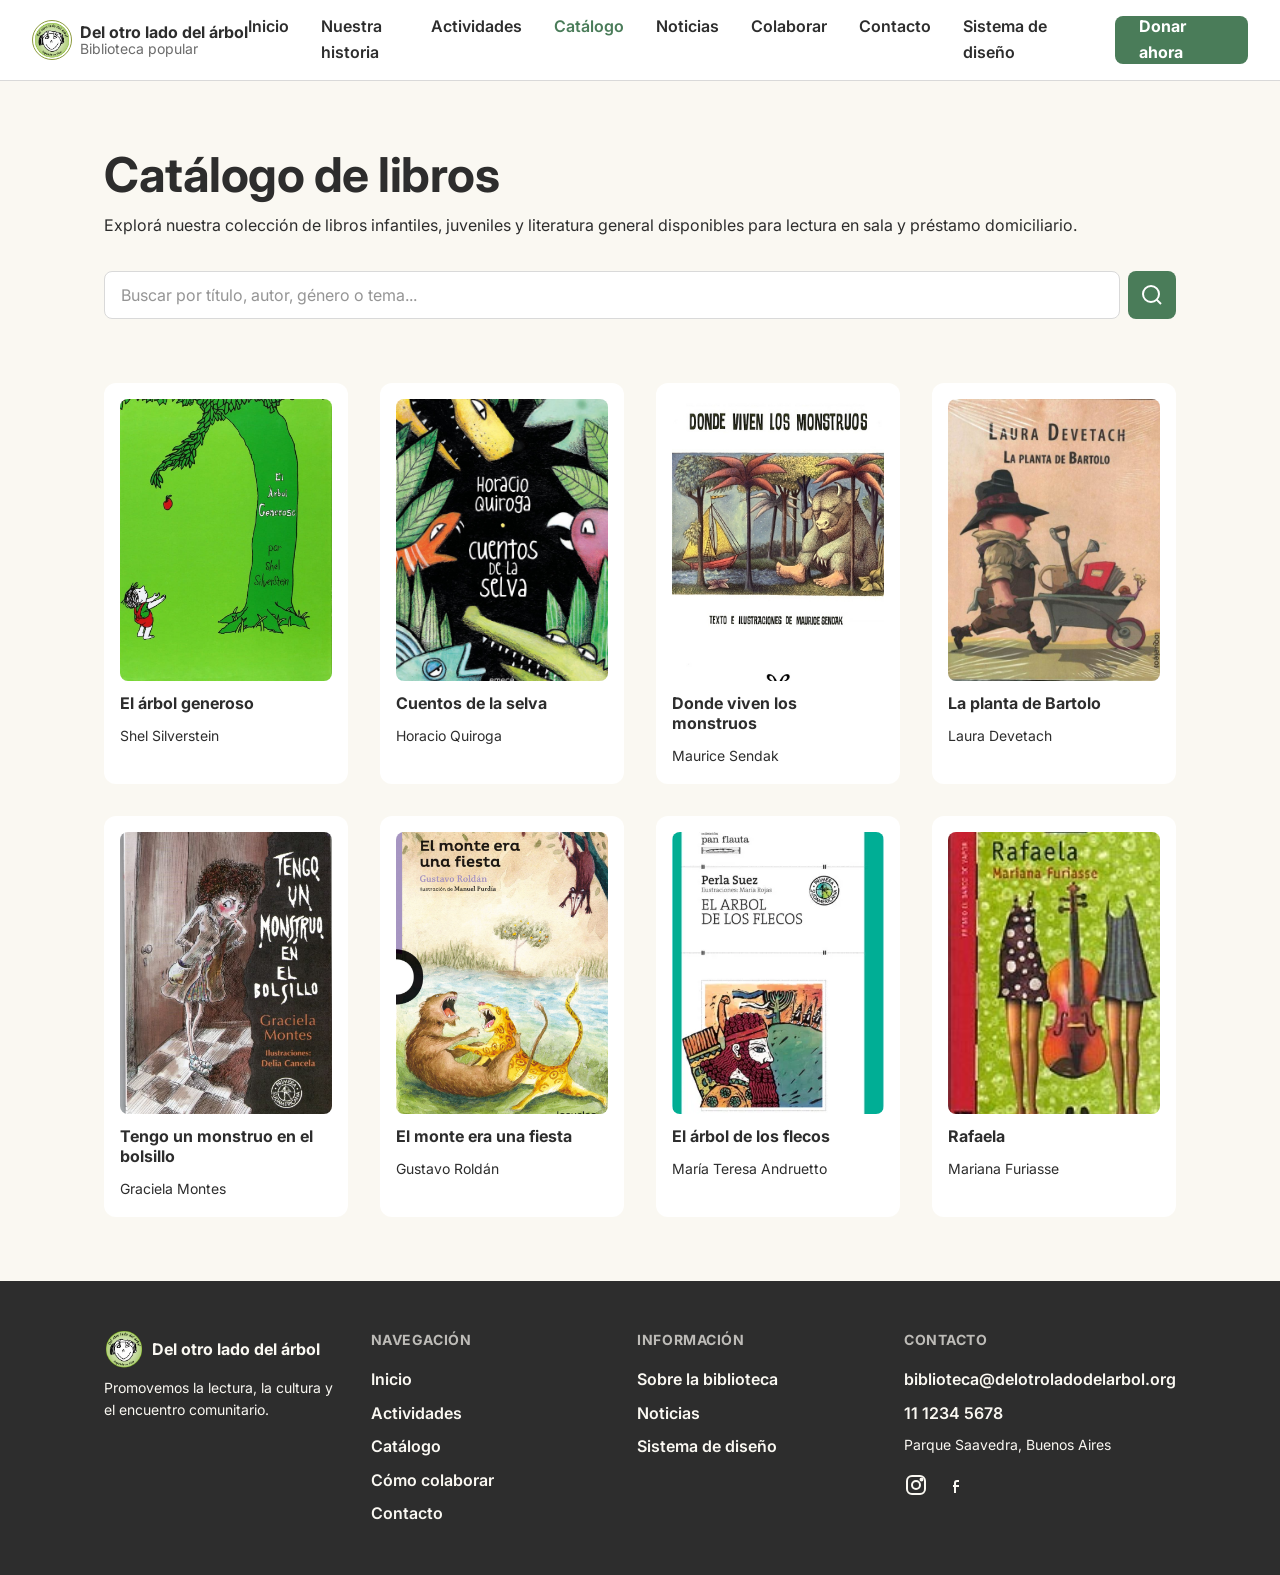
<file: catalogo.html>
<!DOCTYPE html>
<html lang="es">
<head>
  <meta charset="UTF-8">
  <meta name="viewport" content="width=device-width, initial-scale=1.0">
  <title>Biblioteca Del otro lado del árbol — Catálogo</title>
  <meta name="description" content="Explorá el catálogo de libros infantiles, juveniles y de literatura general de la Biblioteca Popular Del otro lado del árbol.">

  <link rel="icon" href="favicon.ico" sizes="any">
  <link rel="icon" type="image/svg+xml" href="img/logo-mark.svg">

  <link rel="preconnect" href="https://fonts.googleapis.com">
  <link rel="preconnect" href="https://fonts.gstatic.com" crossorigin>
  <link href="https://fonts.googleapis.com/css2?family=Inter:wght@400;600;700&display=swap" rel="stylesheet">

  <link rel="stylesheet" href="css/style.css">
</head>
<body>

  <a class="skip-link" id="skip-to-content-link" href="#main">Saltar al contenido principal</a>

  <!-- ============ HEADER (organismo .header) ============ -->
  <header class="header" id="main-header">
    <div class="header__inner" id="header-inner-container">
      <a class="header__logo" id="header-brand-logo" href="index.html">
        <img class="header__logo-mark" id="header-logo-image" src="img/logo.png" alt="Logotipo Biblioteca Del otro lado del árbol" width="44" height="44" style="border-radius: 50%; object-fit: cover; border: 1.5px solid var(--color-primario, #8C9A3E);" referrerPolicy="no-referrer">
        <span class="header__logo-text" id="header-logo-text-block">
          <span>Del otro lado del árbol</span>
          <span class="header__logo-tagline">Biblioteca popular</span>
        </span>
      </a>

      <input type="checkbox" id="nav-toggle">
      <label class="header__toggle" id="header-nav-toggle-label" for="nav-toggle" aria-label="Abrir menú de navegación">
        <span></span><span></span><span></span>
      </label>

      <nav class="header__nav" id="main-navigation" aria-label="Navegación principal">
        <ul class="header__nav-list" id="main-nav-list">
          <li><a class="header__nav-link" id="nav-link-inicio" href="index.html">Inicio</a></li>
          <li><a class="header__nav-link" id="nav-link-historia" href="historia.html">Nuestra historia</a></li>
          <li><a class="header__nav-link" id="nav-link-actividades" href="actividades.html">Actividades</a></li>
          <li><a class="header__nav-link" id="nav-link-catalogo" href="catalogo.html" aria-current="page">Catálogo</a></li>
          <li><a class="header__nav-link" id="nav-link-noticias" href="noticias.html">Noticias</a></li>
          <li><a class="header__nav-link" id="nav-link-colaboracion" href="colaboracion.html">Colaborar</a></li>
          <li><a class="header__nav-link" id="nav-link-contacto" href="contacto.html">Contacto</a></li>
          <li><a class="header__nav-link" id="nav-link-design-system" href="design-system.html">Sistema de diseño</a></li>
        </ul>
        <a class="btn header__cta" id="header-donate-button" href="colaboracion.html">Donar ahora</a>
      </nav>
    </div>
  </header>

  <main id="main">

    <div class="page-grid" id="catalogo-page-grid">

      <!-- ============ SECCIÓN CATÁLOGO (organismo .catalog-section) ============ -->
      <section class="catalog-section" id="catalogo-main-section" aria-labelledby="catalogo-title">

        <!-- Encabezado descriptivo del catálogo -->
        <div class="catalog-section__header" id="catalogo-main-header" style="flex-direction: column; align-items: flex-start; gap: var(--space-xs);">
          <h1 class="heading heading--display" id="catalogo-title">Catálogo de libros</h1>
          <p class="text" id="catalogo-lead-text">Explorá nuestra colección de libros infantiles, juveniles y literatura general disponibles para lectura en sala y préstamo domiciliario.</p>
        </div>

        <!-- Molécula Barra de búsqueda (.search-bar) -->
        <form class="search-bar" id="catalogo-search-form" style="margin-bottom: var(--space-lg);" role="search" onsubmit="event.preventDefault();">
          <input class="input" id="catalogo-search-input" type="search" name="q" placeholder="Buscar por título, autor, género o tema..." aria-label="Buscar libros en el catálogo">
          <button class="search-bar__button" id="catalogo-search-submit" type="submit" aria-label="Buscar">
            <span class="icon" aria-hidden="true">
              <svg viewBox="0 0 24 24"><circle cx="11" cy="11" r="8"/><line x1="21" y1="21" x2="16.65" y2="16.65"/></svg>
            </span>
          </button>
        </form>

        <!-- Grilla de tarjetas de libros (.book-card) -->
        <div class="catalog-section__grid" id="catalogo-books-grid">

          <article class="book-card" id="book-card-1">
            <img class="img book-card__image" id="book-img-1" src="img/El-Árbol-Generoso-portada.jpg" alt="Portada original de El árbol generoso" referrerPolicy="no-referrer">
            <h2 class="heading heading--base" id="book-title-1">El árbol generoso</h2>
            <p class="text text--small" id="book-author-1">Shel Silverstein</p>
          </article>

          <article class="book-card" id="book-card-2">
            <img class="img book-card__image" id="book-img-2" src="img/cuentosdelaselva.jpeg" alt="Portada original de Cuentos de la selva" referrerPolicy="no-referrer">
            <h2 class="heading heading--base" id="book-title-2">Cuentos de la selva</h2>
            <p class="text text--small" id="book-author-2">Horacio Quiroga</p>
          </article>

          <article class="book-card" id="book-card-3">
            <img class="img book-card__image" id="book-img-3" src="img/maurice-sendak-donde-viven-los-monstruos.jpg" alt="Portada original de Donde viven los monstruos" referrerPolicy="no-referrer">
            <h2 class="heading heading--base" id="book-title-3">Donde viven los monstruos</h2>
            <p class="text text--small" id="book-author-3">Maurice Sendak</p>
          </article>

          <article class="book-card" id="book-card-4">
            <img class="img book-card__image" id="book-img-4" src="img/laplantadebartolo.jpg" alt="Portada original de La planta de Bartolo" referrerPolicy="no-referrer">
            <h2 class="heading heading--base" id="book-title-4">La planta de Bartolo</h2>
            <p class="text text--small" id="book-author-4">Laura Devetach</p>
          </article>

          <article class="book-card" id="book-card-5">
            <img class="img book-card__image" id="book-img-5" src="img/tengounmonstruo.jpg" alt="Portada original de Tengo un monstruo en el bolsillo" referrerPolicy="no-referrer">
            <h2 class="heading heading--base" id="book-title-5">Tengo un monstruo en el bolsillo</h2>
            <p class="text text--small" id="book-author-5">Graciela Montes</p>
          </article>

          <article class="book-card" id="book-card-6">
            <img class="img book-card__image" id="book-img-6" src="img/elmonte.jpg" alt="Portada original de El monte era una fiesta" referrerPolicy="no-referrer">
            <h2 class="heading heading--base" id="book-title-6">El monte era una fiesta</h2>
            <p class="text text--small" id="book-author-6">Gustavo Roldán</p>
          </article>

          <article class="book-card" id="book-card-7">
            <img class="img book-card__image" id="book-img-7" src="img/el-arbol-de-los-flecos.webp" alt="Portada original de El árbol de los flecos" referrerPolicy="no-referrer">
            <h2 class="heading heading--base" id="book-title-7">El árbol de los flecos</h2>
            <p class="text text--small" id="book-author-7">María Teresa Andruetto</p>
          </article>

          <article class="book-card" id="book-card-8">
            <img class="img book-card__image" id="book-img-8" src="img/rafaela.jpg" alt="Portada original de Rafaela" referrerPolicy="no-referrer">
            <h2 class="heading heading--base" id="book-title-8">Rafaela</h2>
            <p class="text text--small" id="book-author-8">Mariana Furiasse</p>
          </article>

        </div>

      </section>

    </div>
  </main>

  <!-- ============ FOOTER (organismo .footer) ============ -->
  <footer class="footer" id="main-footer">
    <div class="container" id="footer-container">
      <div class="footer__grid" id="footer-grid">

        <div class="footer__brand" id="footer-brand-box">
          <a class="header__logo" id="footer-brand-logo" href="index.html">
            <img class="header__logo-mark" id="footer-logo-image" src="img/logo.png" alt="Logotipo Biblioteca Del otro lado del árbol" width="40" height="40">
            <span class="header__logo-text" id="footer-logo-text-block">
              <span class="heading heading--base" id="footer-brand-title">Del otro lado del árbol</span>
            </span>
          </a>
          <p class="text text--small" id="footer-brand-slogan">Promovemos la lectura, la cultura y el encuentro comunitario.</p>
        </div>

        <nav class="footer__col" id="footer-nav-col" aria-label="Navegación del pie de página">
          <span class="footer__col-title" id="footer-nav-title">Navegación</span>
          <ul class="footer__links" id="footer-nav-links">
            <li><a class="link" id="footer-link-inicio" href="index.html">Inicio</a></li>
            <li><a class="link" id="footer-link-actividades" href="actividades.html">Actividades</a></li>
            <li><a class="link" id="footer-link-catalogo" href="catalogo.html">Catálogo</a></li>
            <li><a class="link" id="footer-link-colaboracion" href="colaboracion.html">Cómo colaborar</a></li>
            <li><a class="link" id="footer-link-contacto" href="contacto.html">Contacto</a></li>
          </ul>
        </nav>

        <div class="footer__col" id="footer-info-col">
          <span class="footer__col-title" id="footer-info-title">Información</span>
          <ul class="footer__links" id="footer-info-links">
            <li><a class="link" id="footer-link-historia" href="historia.html">Sobre la biblioteca</a></li>
            <li><a class="link" id="footer-link-noticias" href="noticias.html">Noticias</a></li>
            <li><a class="link" id="footer-link-design-system" href="design-system.html">Sistema de diseño</a></li>
          </ul>
        </div>

        <div class="footer__col" id="footer-contact-col">
          <span class="footer__col-title" id="footer-contact-title">Contacto</span>
          <ul class="footer__links" id="footer-contact-links">
            <li><a class="link" id="footer-email-link" href="mailto:biblioteca@delotroladodelarbol.org">biblioteca@delotroladodelarbol.org</a></li>
            <li><a class="link" id="footer-phone-link" href="tel:+541112345678">11 1234 5678</a></li>
            <li class="text text--small" id="footer-address-text">Parque Saavedra, Buenos Aires</li>
          </ul>
          <div class="footer__social" id="footer-social-group">
            <a class="icon" id="footer-social-instagram" href="#" aria-label="Instagram">
              <svg viewBox="0 0 24 24"><rect x="3" y="3" width="18" height="18" rx="5"/><circle cx="12" cy="12" r="4"/><circle cx="17.5" cy="6.5" r="1"/></svg>
            </a>
            <a class="icon" id="footer-social-facebook" href="#" aria-label="Facebook">
              <svg viewBox="0 0 24 24"><path d="M15 8h-2a2 2 0 0 0-2 2v10M9 13h6"/></svg>
            </a>
          </div>
        </div>

      </div>
    </div>
  </footer>

</body>
</html>
</file>
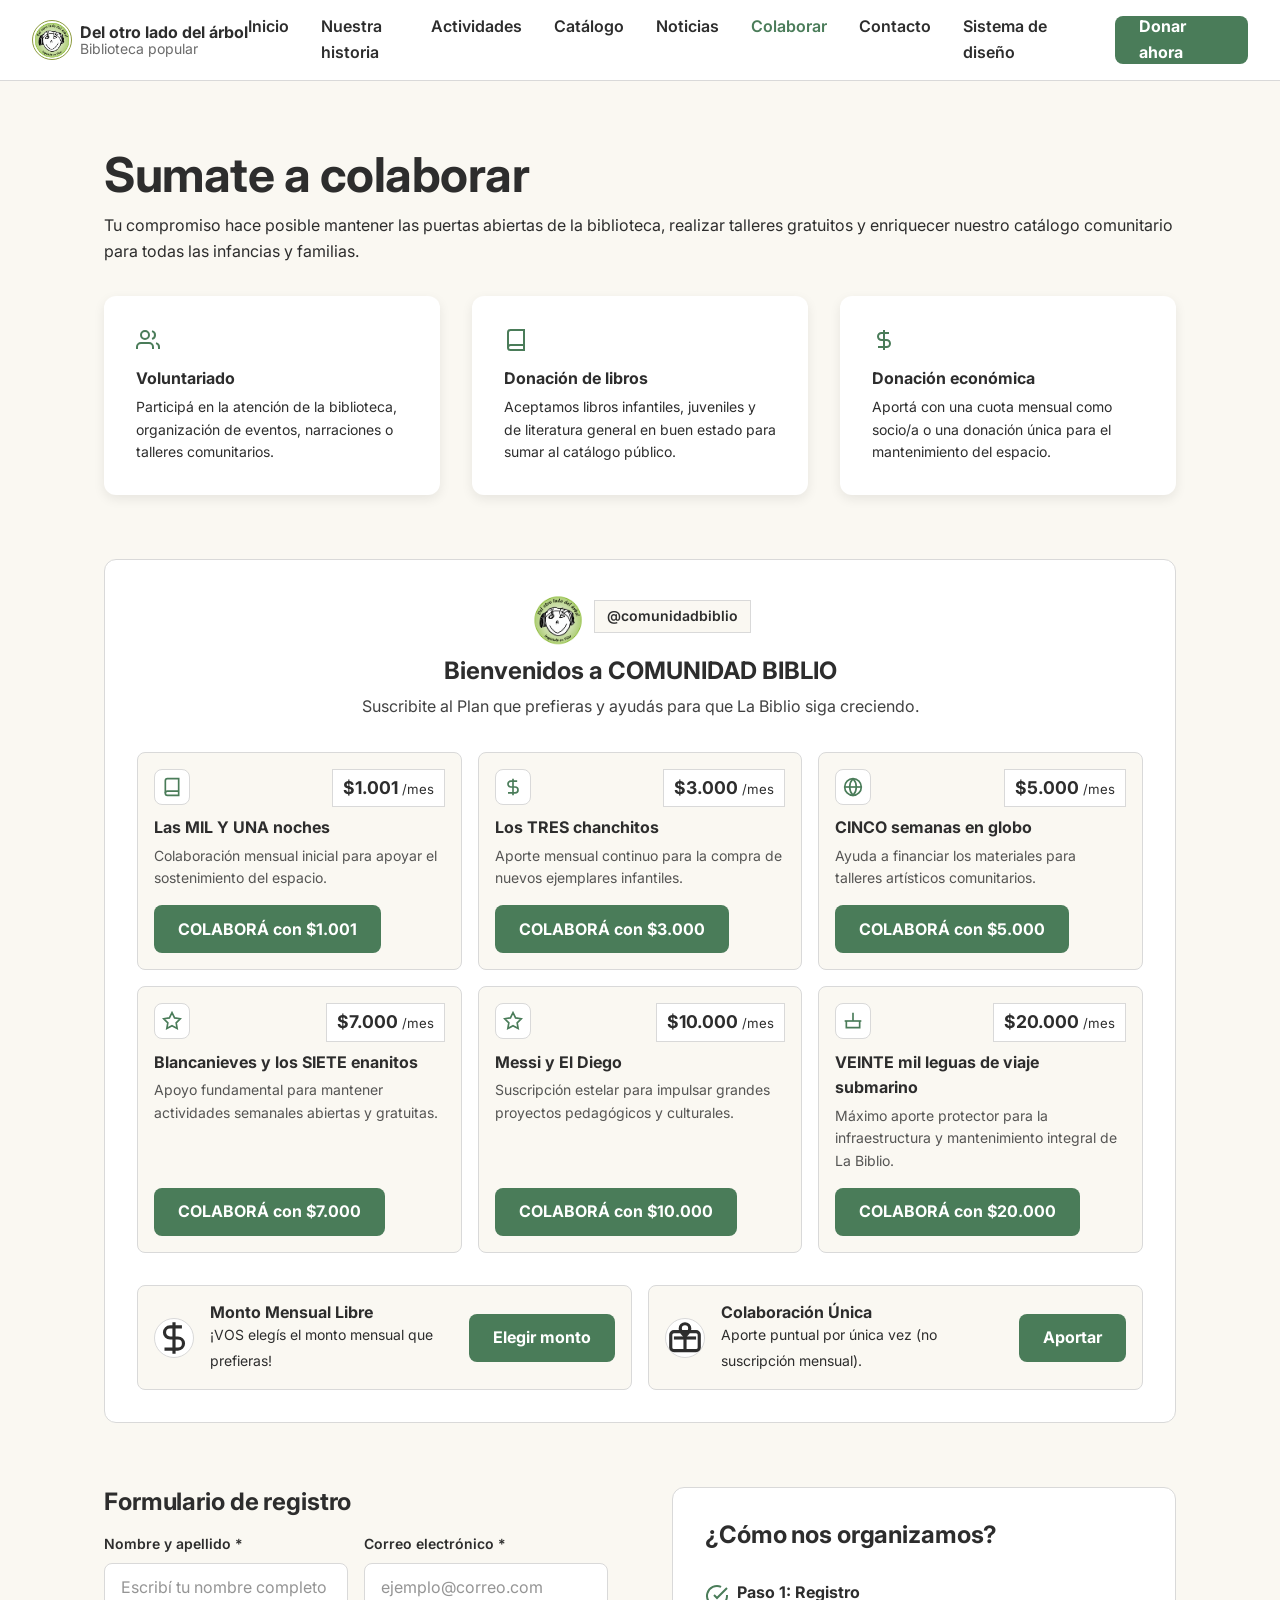
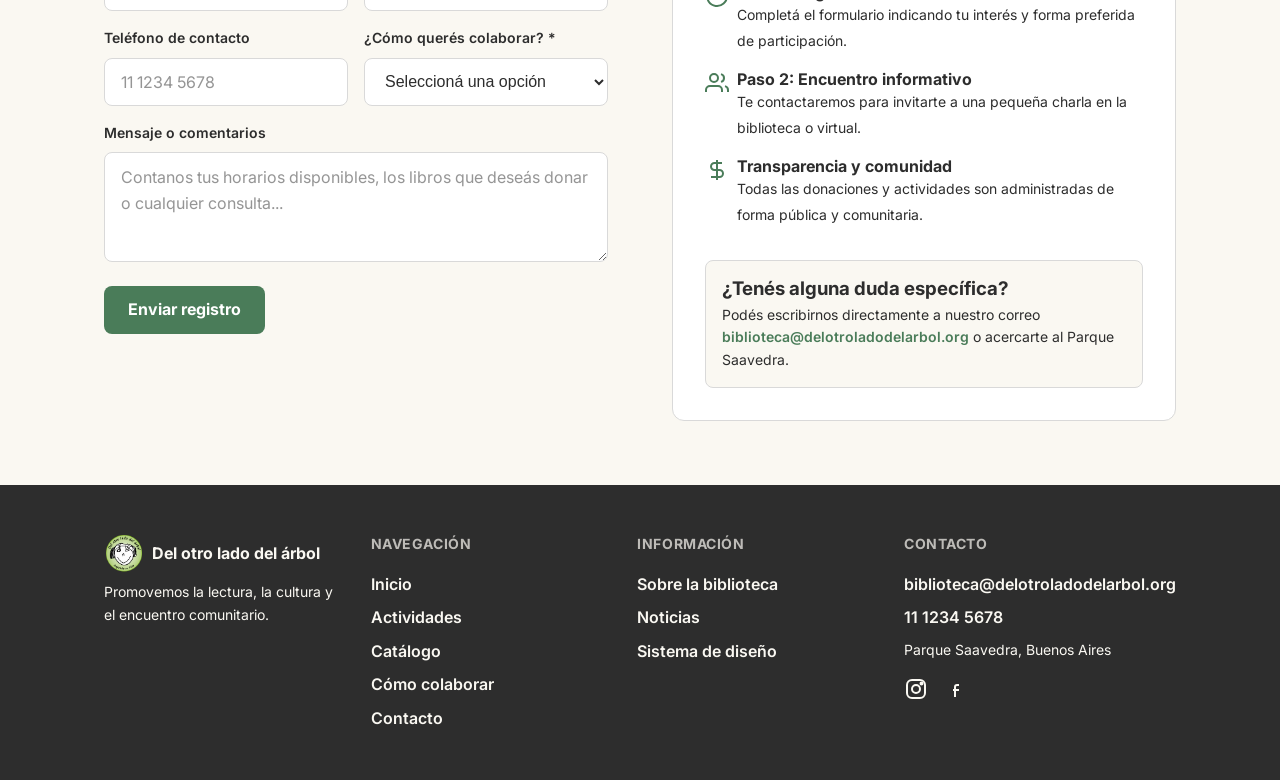
<file: colaboracion.html>
<!DOCTYPE html>
<html lang="es">
<head>
  <meta charset="UTF-8">
  <meta name="viewport" content="width=device-width, initial-scale=1.0">
  <title>Biblioteca Del otro lado del árbol — Colaborar</title>
  <meta name="description" content="Sumate como voluntario/a o realizá donaciones en la Biblioteca Popular Del otro lado del árbol para apoyar la lectura comunitaria y el Parque Saavedra.">

  <link rel="icon" href="favicon.ico" sizes="any">
  <link rel="icon" type="image/svg+xml" href="img/logo-mark.svg">

  <link rel="preconnect" href="https://fonts.googleapis.com">
  <link rel="preconnect" href="https://fonts.gstatic.com" crossorigin>
  <link href="https://fonts.googleapis.com/css2?family=Inter:wght@400;600;700&display=swap" rel="stylesheet">

  <link rel="stylesheet" href="css/style.css">
</head>
<body>

  <a class="skip-link" id="skip-to-content-link" href="#main">Saltar al contenido principal</a>

  <!-- ============ HEADER (organismo .header) ============ -->
  <header class="header" id="main-header">
    <div class="header__inner" id="header-inner-container">
      <a class="header__logo" id="header-brand-logo" href="index.html">
        <img class="header__logo-mark" id="header-logo-image" src="img/logo.png" alt="Logotipo Biblioteca Del otro lado del árbol" width="44" height="44" style="border-radius: 50%; object-fit: cover; border: 1.5px solid var(--color-primario, #8C9A3E);" referrerPolicy="no-referrer">
        <span class="header__logo-text" id="header-logo-text-block">
          <span>Del otro lado del árbol</span>
          <span class="header__logo-tagline">Biblioteca popular</span>
        </span>
      </a>

      <input type="checkbox" id="nav-toggle">
      <label class="header__toggle" id="header-nav-toggle-label" for="nav-toggle" aria-label="Abrir menú de navegación">
        <span></span><span></span><span></span>
      </label>

      <nav class="header__nav" id="main-navigation" aria-label="Navegación principal">
        <ul class="header__nav-list" id="main-nav-list">
          <li><a class="header__nav-link" id="nav-link-inicio" href="index.html">Inicio</a></li>
          <li><a class="header__nav-link" id="nav-link-historia" href="historia.html">Nuestra historia</a></li>
          <li><a class="header__nav-link" id="nav-link-actividades" href="actividades.html">Actividades</a></li>
          <li><a class="header__nav-link" id="nav-link-catalogo" href="catalogo.html">Catálogo</a></li>
          <li><a class="header__nav-link" id="nav-link-noticias" href="noticias.html">Noticias</a></li>
          <li><a class="header__nav-link" id="nav-link-colaboracion" href="colaboracion.html" aria-current="page">Colaborar</a></li>
          <li><a class="header__nav-link" id="nav-link-contacto" href="contacto.html">Contacto</a></li>
          <li><a class="header__nav-link" id="nav-link-design-system" href="design-system.html">Sistema de diseño</a></li>
        </ul>
        <a class="btn header__cta" id="header-donate-button" href="colaboracion.html">Donar ahora</a>
      </nav>
    </div>
  </header>

  <main id="main">

    <div class="page-grid" id="colaboracion-page-grid">

      <!-- ============ SECCIÓN COLABORACIÓN Y CONTACTO (.contact-section) ============ -->
      <section class="contact-section" id="colaboracion-main-section" aria-labelledby="colaboracion-title">
        <div class="contact-section__inner" id="colaboracion-inner">

          <!-- Encabezado descriptivo -->
          <div class="contact-section__header" id="colaboracion-header">
            <h1 class="heading heading--display" id="colaboracion-title">Sumate a colaborar</h1>
            <p class="text" id="colaboracion-lead-text" style="margin-top: var(--space-xs);">
              Tu compromiso hace posible mantener las puertas abiertas de la biblioteca, realizar talleres gratuitos y enriquecer nuestro catálogo comunitario para todas las infancias y familias.
            </p>
          </div>

          <!-- Opciones de colaboración -->
          <div class="colaboracion-cards-grid" id="colaboracion-opciones-grid">

            <article class="history-card" id="opcion-card-1">
              <span class="icon" id="opcion-icon-1" aria-hidden="true" style="color: var(--color-accion); margin-bottom: var(--space-xs);">
                <svg viewBox="0 0 24 24"><path d="M17 21v-2a4 4 0 0 0-4-4H5a4 4 0 0 0-4 4v2"/><circle cx="9" cy="7" r="4"/><path d="M23 21v-2a4 4 0 0 0-3-3.87"/><path d="M16 3.13a4 4 0 0 1 0 7.75"/></svg>
              </span>
              <h2 class="heading heading--base" id="opcion-title-1">Voluntariado</h2>
              <p class="text text--small" id="opcion-desc-1">Participá en la atención de la biblioteca, organización de eventos, narraciones o talleres comunitarios.</p>
            </article>

            <article class="history-card" id="opcion-card-2">
              <span class="icon" id="opcion-icon-2" aria-hidden="true" style="color: var(--color-accion); margin-bottom: var(--space-xs);">
                <svg viewBox="0 0 24 24"><path d="M4 19.5A2.5 2.5 0 0 1 6.5 17H20"/><path d="M6.5 2H20v20H6.5A2.5 2.5 0 0 1 4 19.5v-15A2.5 2.5 0 0 1 6.5 2z"/></svg>
              </span>
              <h2 class="heading heading--base" id="opcion-title-2">Donación de libros</h2>
              <p class="text text--small" id="opcion-desc-2">Aceptamos libros infantiles, juveniles y de literatura general en buen estado para sumar al catálogo público.</p>
            </article>

            <article class="history-card" id="opcion-card-3">
              <span class="icon" id="opcion-icon-3" aria-hidden="true" style="color: var(--color-accion); margin-bottom: var(--space-xs);">
                <svg viewBox="0 0 24 24"><path d="M12 2v20M17 5H9.5a3.5 3.5 0 0 0 0 7h5a3.5 3.5 0 0 1 0 7H6"/></svg>
              </span>
              <h2 class="heading heading--base" id="opcion-title-3">Donación económica</h2>
              <p class="text text--small" id="opcion-desc-3">Aportá con una cuota mensual como socio/a o una donación única para el mantenimiento del espacio.</p>
            </article>

          </div>

          <!-- ============ COMUNIDAD BIBLIO (PLANES DE SUSCRIPCIÓN) ============ -->
          <section class="comunidad-biblio" id="comunidad-biblio-section" aria-labelledby="comunidad-title">
            <div class="comunidad-biblio__header" id="comunidad-header">
              <div style="display: flex; align-items: center; justify-content: center; gap: var(--space-xs); margin-bottom: var(--space-xs);">
                <img src="img/logo.png" alt="Foto de perfil Biblioteca Del otro lado del árbol" style="width: 56px; height: 56px; border-radius: 50%; object-fit: cover; border: 2px solid white; box-shadow: var(--shadow-sm);" referrerPolicy="no-referrer">
                <span class="comunidad-biblio__tag" id="comunidad-tag">
                  @comunidadbiblio
                </span>
              </div>
              <h2 class="heading heading--xl" id="comunidad-title">Bienvenidos a COMUNIDAD BIBLIO</h2>
              <p class="text" id="comunidad-subtitle" style="margin-top: var(--space-xs); opacity: 0.9;">
                Suscribite al Plan que prefieras y ayudás para que La Biblio siga creciendo.
              </p>
            </div>

            <!-- Grilla de Planes de Suscripción Mensual -->
            <div class="comunidad-plans-grid" id="comunidad-plans-grid">

              <!-- Plan 1 -->
              <article class="plan-card" id="plan-1001">
                <div>
                  <div class="plan-card__header">
                    <div class="plan-card__icon" aria-hidden="true">
                      <svg width="20" height="20" viewBox="0 0 24 24" fill="none" stroke="currentColor" stroke-width="2"><path d="M4 19.5A2.5 2.5 0 0 1 6.5 17H20"/><path d="M6.5 2H20v20H6.5A2.5 2.5 0 0 1 4 19.5v-15A2.5 2.5 0 0 1 6.5 2z"/></svg>
                    </div>
                    <span class="plan-card__price">$1.001 <small style="font-size: 0.75em; font-weight: normal;">/mes</small></span>
                  </div>
                  <h3 class="plan-card__title" id="plan-title-1001">Las MIL Y UNA noches</h3>
                  <p class="plan-card__sub" id="plan-desc-1001">Colaboración mensual inicial para apoyar el sostenimiento del espacio.</p>
                </div>
                <div class="plan-card__action">
                  <a class="btn btn--small" href="#colaboracion-form" onclick="selectPlan('Las MIL Y UNA noches ($1.001/mes)')">COLABORÁ con $1.001</a>
                </div>
              </article>

              <!-- Plan 2 -->
              <article class="plan-card" id="plan-3000">
                <div>
                  <div class="plan-card__header">
                    <div class="plan-card__icon" aria-hidden="true">
                      <svg width="20" height="20" viewBox="0 0 24 24" fill="none" stroke="currentColor" stroke-width="2"><path d="M12 2v20M17 5H9.5a3.5 3.5 0 0 0 0 7h5a3.5 3.5 0 0 1 0 7H6"/></svg>
                    </div>
                    <span class="plan-card__price">$3.000 <small style="font-size: 0.75em; font-weight: normal;">/mes</small></span>
                  </div>
                  <h3 class="plan-card__title" id="plan-title-3000">Los TRES chanchitos</h3>
                  <p class="plan-card__sub" id="plan-desc-3000">Aporte mensual continuo para la compra de nuevos ejemplares infantiles.</p>
                </div>
                <div class="plan-card__action">
                  <a class="btn btn--small" href="#colaboracion-form" onclick="selectPlan('Los TRES chanchitos ($3.000/mes)')">COLABORÁ con $3.000</a>
                </div>
              </article>

              <!-- Plan 3 -->
              <article class="plan-card" id="plan-5000">
                <div>
                  <div class="plan-card__header">
                    <div class="plan-card__icon" aria-hidden="true">
                      <svg width="20" height="20" viewBox="0 0 24 24" fill="none" stroke="currentColor" stroke-width="2"><circle cx="12" cy="12" r="10"/><path d="M12 2a14.5 14.5 0 0 0 0 20 14.5 14.5 0 0 0 0-20"/><path d="M2 12h20"/></svg>
                    </div>
                    <span class="plan-card__price">$5.000 <small style="font-size: 0.75em; font-weight: normal;">/mes</small></span>
                  </div>
                  <h3 class="plan-card__title" id="plan-title-5000">CINCO semanas en globo</h3>
                  <p class="plan-card__sub" id="plan-desc-5000">Ayuda a financiar los materiales para talleres artísticos comunitarios.</p>
                </div>
                <div class="plan-card__action">
                  <a class="btn btn--small" href="#colaboracion-form" onclick="selectPlan('CINCO semanas en globo ($5.000/mes)')">COLABORÁ con $5.000</a>
                </div>
              </article>

              <!-- Plan 4 -->
              <article class="plan-card" id="plan-7000">
                <div>
                  <div class="plan-card__header">
                    <div class="plan-card__icon" aria-hidden="true">
                      <svg width="20" height="20" viewBox="0 0 24 24" fill="none" stroke="currentColor" stroke-width="2"><path d="M12 2l3.09 6.26L22 9.27l-5 4.87 1.18 6.88L12 17.77l-6.18 3.25L7 14.14 2 9.27l6.91-1.01L12 2z"/></svg>
                    </div>
                    <span class="plan-card__price">$7.000 <small style="font-size: 0.75em; font-weight: normal;">/mes</small></span>
                  </div>
                  <h3 class="plan-card__title" id="plan-title-7000">Blancanieves y los SIETE enanitos</h3>
                  <p class="plan-card__sub" id="plan-desc-7000">Apoyo fundamental para mantener actividades semanales abiertas y gratuitas.</p>
                </div>
                <div class="plan-card__action">
                  <a class="btn btn--small" href="#colaboracion-form" onclick="selectPlan('Blancanieves y los SIETE enanitos ($7.000/mes)')">COLABORÁ con $7.000</a>
                </div>
              </article>

              <!-- Plan 5 -->
              <article class="plan-card" id="plan-10000">
                <div>
                  <div class="plan-card__header">
                    <div class="plan-card__icon" aria-hidden="true">
                      <svg width="20" height="20" viewBox="0 0 24 24" fill="none" stroke="currentColor" stroke-width="2"><polygon points="12 2 15.09 8.26 22 9.27 17 14.14 18.18 21.02 12 17.77 5.82 21.02 7 14.14 2 9.27 8.91 8.26 12 2"/></svg>
                    </div>
                    <span class="plan-card__price">$10.000 <small style="font-size: 0.75em; font-weight: normal;">/mes</small></span>
                  </div>
                  <h3 class="plan-card__title" id="plan-title-10000">Messi y El Diego</h3>
                  <p class="plan-card__sub" id="plan-desc-10000">Suscripción estelar para impulsar grandes proyectos pedagógicos y culturales.</p>
                </div>
                <div class="plan-card__action">
                  <a class="btn btn--small" href="#colaboracion-form" onclick="selectPlan('Messi y El Diego ($10.000/mes)')">COLABORÁ con $10.000</a>
                </div>
              </article>

              <!-- Plan 6 -->
              <article class="plan-card" id="plan-20000">
                <div>
                  <div class="plan-card__header">
                    <div class="plan-card__icon" aria-hidden="true">
                      <svg width="20" height="20" viewBox="0 0 24 24" fill="none" stroke="currentColor" stroke-width="2"><path d="M2 12h20"/><path d="M20 12v8H4v-8"/><path d="M12 2v10"/></svg>
                    </div>
                    <span class="plan-card__price">$20.000 <small style="font-size: 0.75em; font-weight: normal;">/mes</small></span>
                  </div>
                  <h3 class="plan-card__title" id="plan-title-20000">VEINTE mil leguas de viaje submarino</h3>
                  <p class="plan-card__sub" id="plan-desc-20000">Máximo aporte protector para la infraestructura y mantenimiento integral de La Biblio.</p>
                </div>
                <div class="plan-card__action">
                  <a class="btn btn--small" href="#colaboracion-form" onclick="selectPlan('VEINTE mil leguas de viaje submarino ($20.000/mes)')">COLABORÁ con $20.000</a>
                </div>
              </article>

            </div>

            <!-- Opciones Especiales: Monto Libre y Colaboración Única -->
            <div class="comunidad-extra-grid" id="comunidad-extra-grid">
              <div class="extra-option-card" id="extra-monto-libre">
                <div class="icon" aria-hidden="true">
                  <svg width="22" height="22" viewBox="0 0 24 24" fill="none" stroke="currentColor" stroke-width="2"><path d="M12 2v20M17 5H9.5a3.5 3.5 0 0 0 0 7h5a3.5 3.5 0 0 1 0 7H6"/></svg>
                </div>
                <div>
                  <strong class="heading heading--sm" style="display: block;">Monto Mensual Libre</strong>
                  <span class="text text--small">¡VOS elegís el monto mensual que prefieras!</span>
                </div>
                <a class="btn btn--small" style="margin-left: auto; flex-shrink: 0;" href="#colaboracion-form" onclick="selectPlan('Monto Mensual Libre')">Elegir monto</a>
              </div>

              <div class="extra-option-card" id="extra-donacion-unica">
                <div class="icon" aria-hidden="true">
                  <svg width="22" height="22" viewBox="0 0 24 24" fill="none" stroke="currentColor" stroke-width="2"><rect x="3" y="8" width="18" height="12" rx="2"/><path d="M12 8v12"/><path d="M19 12H5"/><path d="M12 3a3 3 0 0 0-3 3c0 2 3 5 3 5s3-3 3-5a3 3 0 0 0-3-3z"/></svg>
                </div>
                <div>
                  <strong class="heading heading--sm" style="display: block;">Colaboración Única</strong>
                  <span class="text text--small">Aporte puntual por única vez (no suscripción mensual).</span>
                </div>
                <a class="btn btn--small" style="margin-left: auto; flex-shrink: 0;" href="#colaboracion-form" onclick="selectPlan('Colaboración Única por única vez')">Aportar</a>
              </div>
            </div>

          </section>

          <!-- Grilla de Registro + Información complementaria -->
          <div class="contact-grid" id="colaboracion-main-grid">

            <!-- Columna Izquierda: Formulario -->
            <div class="contact-form-block" id="colaboracion-form-block">
              <h2 class="heading heading--lg" id="colaboracion-form-title" style="margin-bottom: var(--space-sm);">Formulario de registro</h2>

              <form class="contact-section__form" id="colaboracion-form" action="#" method="post" onsubmit="handleFormSubmit(event, '¡Muchas gracias por registrarte! Tu propuesta de colaboración fue recibida y nos pondremos en contacto a la brevedad.');">

                <div class="form-grid-2col" id="form-row-1">
                  <div class="form-field" id="form-field-nombre">
                    <label class="label" id="label-nombre" for="nombre">Nombre y apellido *</label>
                    <input class="input" id="nombre" type="text" name="nombre" placeholder="Escribí tu nombre completo" required minlength="2" autocomplete="name">
                  </div>

                  <div class="form-field" id="form-field-email">
                    <label class="label" id="label-email" for="email">Correo electrónico *</label>
                    <input class="input" id="email" type="email" name="email" placeholder="ejemplo@correo.com" required autocomplete="email">
                  </div>
                </div>

                <div class="form-grid-2col" id="form-row-2">
                  <div class="form-field" id="form-field-telefono">
                    <label class="label" id="label-telefono" for="telefono">Teléfono de contacto</label>
                    <input class="input" id="telefono" type="tel" name="telefono" placeholder="11 1234 5678" pattern="[0-9\s\+\-\(\)]{6,20}" autocomplete="tel">
                  </div>

                  <div class="form-field" id="form-field-tipo">
                    <label class="label" id="label-tipo" for="tipo-colaboracion">¿Cómo querés colaborar? *</label>
                    <select class="input" id="tipo-colaboracion" name="tipo_colaboracion" required>
                      <option value="" disabled selected>Seleccioná una opción</option>
                      <option value="voluntariado">Voluntariado en la biblioteca</option>
                      <option value="libros">Donación de libros infantiles o literatura</option>
                      <option value="donacion-economica">Aporte económico o cuota de socio/a</option>
                      <option value="tallerista">Propuesta de taller o actividad cultural</option>
                      <option value="otro">Otro tipo de colaboración</option>
                    </select>
                  </div>
                </div>

                <div class="form-field" id="form-field-mensaje">
                  <label class="label" id="label-mensaje" for="mensaje">Mensaje o comentarios</label>
                  <textarea class="input" id="mensaje" name="mensaje" placeholder="Contanos tus horarios disponibles, los libros que deseás donar o cualquier consulta..." minlength="5" style="min-height: 110px;"></textarea>
                </div>

                <button class="btn" id="colaboracion-submit-btn" type="submit" style="align-self: flex-start; margin-top: var(--space-xs);">
                  Enviar registro
                </button>

                <div class="form-feedback" id="colaboracion-form-feedback" aria-live="polite"></div>

              </form>
            </div>

            <!-- Columna Derecha: Tarjeta de información para colaboradores -->
            <div class="contact-info-card" id="colaboracion-info-card">
              <h2 class="heading heading--lg" id="colaboracion-info-title">¿Cómo nos organizamos?</h2>

              <ul class="info-list" id="colaboracion-info-list">
                <li class="info-item" id="colab-info-1">
                  <span class="icon" aria-hidden="true">
                    <svg viewBox="0 0 24 24"><path d="M22 11.08V12a10 10 0 1 1-5.93-9.14"/><polyline points="22 4 12 14.01 9 11.01"/></svg>
                  </span>
                  <div>
                    <strong class="heading heading--sm" style="display: block;">Paso 1: Registro</strong>
                    <span class="text text--small">Completá el formulario indicando tu interés y forma preferida de participación.</span>
                  </div>
                </li>

                <li class="info-item" id="colab-info-2">
                  <span class="icon" aria-hidden="true">
                    <svg viewBox="0 0 24 24"><path d="M17 21v-2a4 4 0 0 0-4-4H5a4 4 0 0 0-4 4v2"/><circle cx="9" cy="7" r="4"/><path d="M23 21v-2a4 4 0 0 0-3-3.87"/><path d="M16 3.13a4 4 0 0 1 0 7.75"/></svg>
                  </span>
                  <div>
                    <strong class="heading heading--sm" style="display: block;">Paso 2: Encuentro informativo</strong>
                    <span class="text text--small">Te contactaremos para invitarte a una pequeña charla en la biblioteca o virtual.</span>
                  </div>
                </li>

                <li class="info-item" id="colab-info-3">
                  <span class="icon" aria-hidden="true">
                    <svg viewBox="0 0 24 24"><path d="M12 2v20M17 5H9.5a3.5 3.5 0 0 0 0 7h5a3.5 3.5 0 0 1 0 7H6"/></svg>
                  </span>
                  <div>
                    <strong class="heading heading--sm" style="display: block;">Transparencia y comunidad</strong>
                    <span class="text text--small">Todas las donaciones y actividades son administradas de forma pública y comunitaria.</span>
                  </div>
                </li>
              </ul>

              <div class="map-block" id="colaboracion-help-block" style="background-color: var(--color-fondo); padding: var(--space-sm); border-radius: var(--radius-sm); border: 1px solid var(--color-borde);">
                <h3 class="heading heading--sm" id="colaboracion-help-title" style="margin-bottom: 4px;">¿Tenés alguna duda específica?</h3>
                <p class="text text--small" id="colaboracion-help-desc">Podés escribirnos directamente a nuestro correo <a class="link" href="mailto:biblioteca@delotroladodelarbol.org">biblioteca@delotroladodelarbol.org</a> o acercarte al Parque Saavedra.</p>
              </div>
            </div>

          </div>

        </div>
      </section>

    </div>
  </main>

  <!-- ============ FOOTER (organismo .footer) ============ -->
  <footer class="footer" id="main-footer">
    <div class="container" id="footer-container">
      <div class="footer__grid" id="footer-grid">

        <div class="footer__brand" id="footer-brand-box">
          <a class="header__logo" id="footer-brand-logo" href="index.html">
            <img class="header__logo-mark" id="footer-logo-image" src="img/logo.png" alt="Logotipo Biblioteca Del otro lado del árbol" width="40" height="40">
            <span class="header__logo-text" id="footer-logo-text-block">
              <span class="heading heading--base" id="footer-brand-title">Del otro lado del árbol</span>
            </span>
          </a>
          <p class="text text--small" id="footer-brand-slogan">Promovemos la lectura, la cultura y el encuentro comunitario.</p>
        </div>

        <nav class="footer__col" id="footer-nav-col" aria-label="Navegación del pie de página">
          <span class="footer__col-title" id="footer-nav-title">Navegación</span>
          <ul class="footer__links" id="footer-nav-links">
            <li><a class="link" id="footer-link-inicio" href="index.html">Inicio</a></li>
            <li><a class="link" id="footer-link-actividades" href="actividades.html">Actividades</a></li>
            <li><a class="link" id="footer-link-catalogo" href="catalogo.html">Catálogo</a></li>
            <li><a class="link" id="footer-link-colaboracion" href="colaboracion.html">Cómo colaborar</a></li>
            <li><a class="link" id="footer-link-contacto" href="contacto.html">Contacto</a></li>
          </ul>
        </nav>

        <div class="footer__col" id="footer-info-col">
          <span class="footer__col-title" id="footer-info-title">Información</span>
          <ul class="footer__links" id="footer-info-links">
            <li><a class="link" id="footer-link-historia" href="historia.html">Sobre la biblioteca</a></li>
            <li><a class="link" id="footer-link-noticias" href="noticias.html">Noticias</a></li>
            <li><a class="link" id="footer-link-design-system" href="design-system.html">Sistema de diseño</a></li>
          </ul>
        </div>

        <div class="footer__col" id="footer-contact-col">
          <span class="footer__col-title" id="footer-contact-title">Contacto</span>
          <ul class="footer__links" id="footer-contact-links">
            <li><a class="link" id="footer-email-link" href="mailto:biblioteca@delotroladodelarbol.org">biblioteca@delotroladodelarbol.org</a></li>
            <li><a class="link" id="footer-phone-link" href="tel:+541112345678">11 1234 5678</a></li>
            <li class="text text--small" id="footer-address-text">Parque Saavedra, Buenos Aires</li>
          </ul>
          <div class="footer__social" id="footer-social-group">
            <a class="icon" id="footer-social-instagram" href="#" aria-label="Instagram">
              <svg viewBox="0 0 24 24"><rect x="3" y="3" width="18" height="18" rx="5"/><circle cx="12" cy="12" r="4"/><circle cx="17.5" cy="6.5" r="1"/></svg>
            </a>
            <a class="icon" id="footer-social-facebook" href="#" aria-label="Facebook">
              <svg viewBox="0 0 24 24"><path d="M15 8h-2a2 2 0 0 0-2 2v10M9 13h6"/></svg>
            </a>
          </div>
        </div>

      </div>
    </div>
  </footer>

  <script>
    function selectPlan(planName) {
      const tipoSelect = document.getElementById('tipo-colaboracion');
      const mensajeTextarea = document.getElementById('mensaje');
      if (tipoSelect) {
        tipoSelect.value = 'donacion-economica';
      }
      if (mensajeTextarea) {
        mensajeTextarea.value = 'Quiero sumarme al plan: ' + planName + '.';
      }
    }

    function handleFormSubmit(event, successMessage) {
      event.preventDefault();
      const form = event.target;
      const submitBtn = form.querySelector('button[type="submit"]');
      const feedback = form.querySelector('.form-feedback') || document.getElementById(form.id + '-feedback');

      if (!form.checkValidity()) {
        form.reportValidity();
        return;
      }

      const originalBtnText = submitBtn.textContent;
      submitBtn.disabled = true;
      submitBtn.textContent = 'Enviando...';

      if (feedback) {
        feedback.className = 'form-feedback form-feedback--active form-feedback--loading';
        feedback.setAttribute('role', 'status');
        feedback.innerHTML = '<span class="icon" aria-hidden="true"><svg viewBox="0 0 24 24" style="width: 18px; height: 18px; animation: spin 1s linear infinite;" fill="none" stroke="currentColor"><path d="M12 2v4m0 12v4M4.93 4.93l2.83 2.83m8.48 8.48l2.83 2.83M2 12h4m12 0h4M4.93 19.07l2.83-2.83m8.48-8.48l2.83-2.83" stroke-width="2" stroke-linecap="round"/></svg></span> Validando y procesando tu envío...';
      }

      setTimeout(function() {
        submitBtn.disabled = false;
        submitBtn.textContent = originalBtnText;

        if (feedback) {
          feedback.className = 'form-feedback form-feedback--active form-feedback--success';
          feedback.setAttribute('role', 'alert');
          feedback.innerHTML = '<span class="icon" aria-hidden="true" style="color:#137333; flex-shrink:0;"><svg viewBox="0 0 24 24" style="width: 20px; height: 20px;" fill="none" stroke="currentColor"><polyline points="20 6 9 17 4 12" stroke-width="2" stroke-linecap="round" stroke-linejoin="round"/></svg></span> ' + successMessage;
        }

        form.reset();
      }, 1000);
    }
  </script>

</body>
</html>
</file>
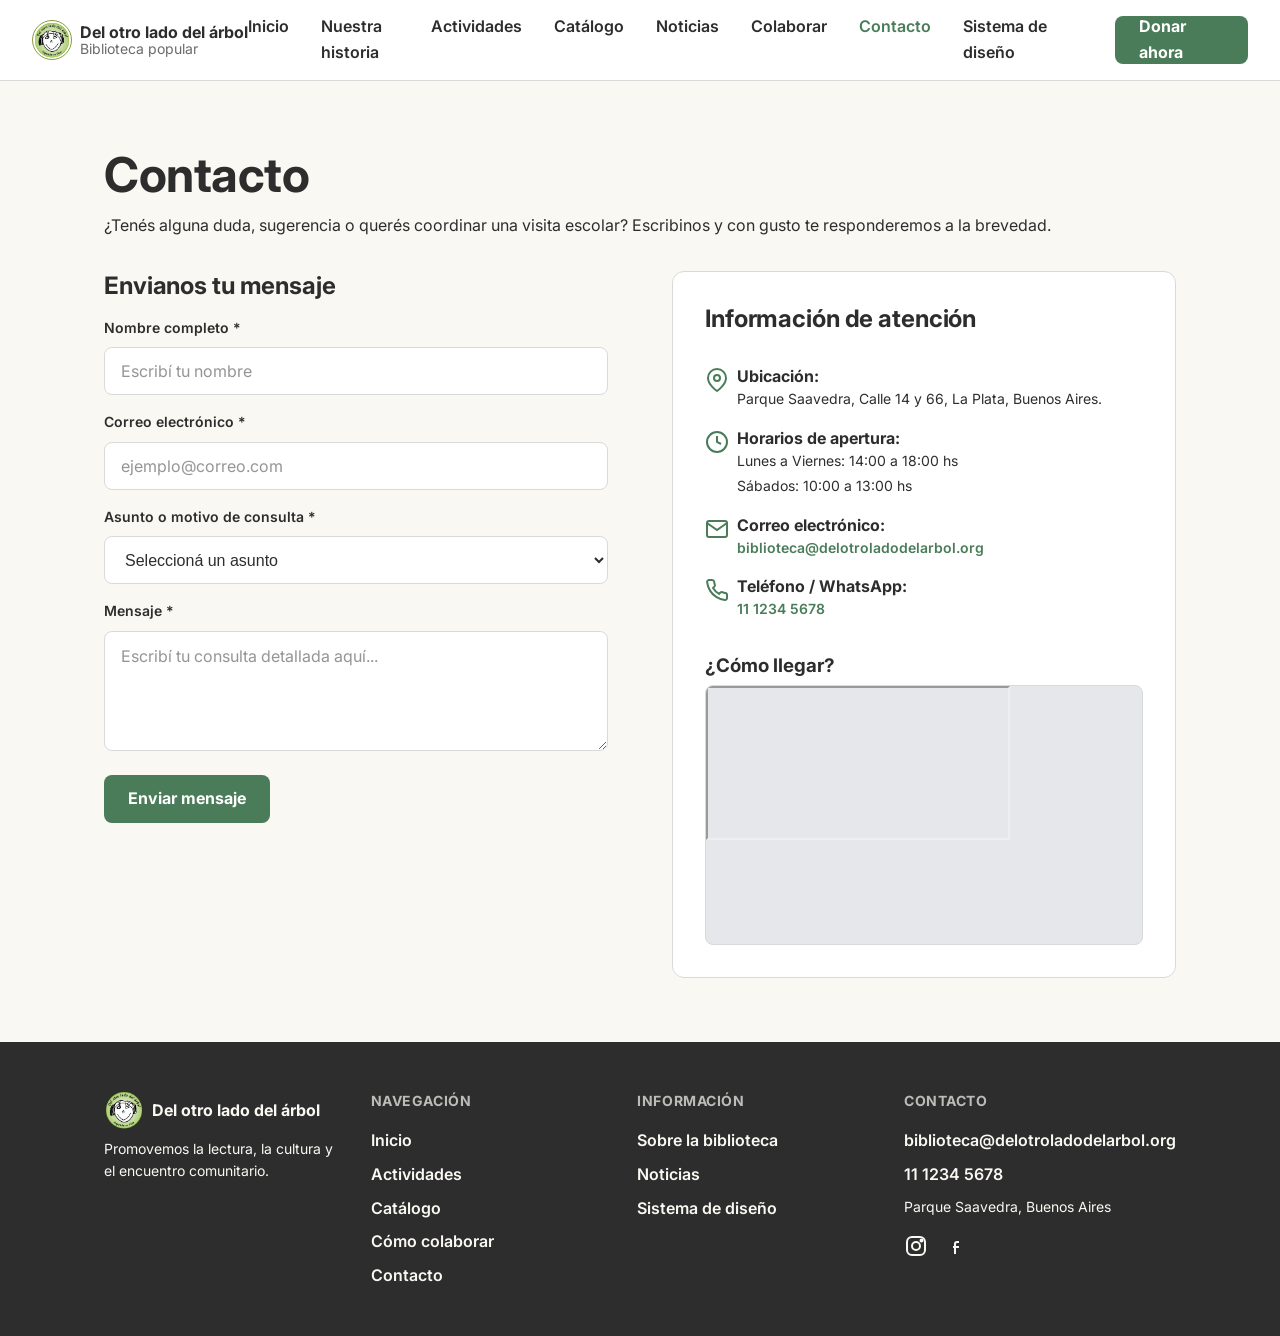
<file: contacto.html>
<!DOCTYPE html>
<html lang="es">
<head>
  <meta charset="UTF-8">
  <meta name="viewport" content="width=device-width, initial-scale=1.0">
  <title>Biblioteca Del otro lado del árbol — Contacto</title>
  <meta name="description" content="Comunicate con la Biblioteca Popular Del otro lado del árbol. Consultas, visitas guiadas, ubicación en Parque Saavedra y horarios de atención.">

  <link rel="icon" href="favicon.ico" sizes="any">
  <link rel="icon" type="image/svg+xml" href="img/logo-mark.svg">

  <link rel="preconnect" href="https://fonts.googleapis.com">
  <link rel="preconnect" href="https://fonts.gstatic.com" crossorigin>
  <link href="https://fonts.googleapis.com/css2?family=Inter:wght@400;600;700&display=swap" rel="stylesheet">

  <link rel="stylesheet" href="css/style.css">
</head>
<body>

  <a class="skip-link" id="skip-to-content-link" href="#main">Saltar al contenido principal</a>

  <!-- ============ HEADER (organismo .header) ============ -->
  <header class="header" id="main-header">
    <div class="header__inner" id="header-inner-container">
      <a class="header__logo" id="header-brand-logo" href="index.html">
        <img class="header__logo-mark" id="header-logo-image" src="img/logo.png" alt="Logotipo Biblioteca Del otro lado del árbol" width="44" height="44" style="border-radius: 50%; object-fit: cover; border: 1.5px solid var(--color-primario, #8C9A3E);" referrerPolicy="no-referrer">
        <span class="header__logo-text" id="header-logo-text-block">
          <span>Del otro lado del árbol</span>
          <span class="header__logo-tagline">Biblioteca popular</span>
        </span>
      </a>

      <input type="checkbox" id="nav-toggle">
      <label class="header__toggle" id="header-nav-toggle-label" for="nav-toggle" aria-label="Abrir menú de navegación">
        <span></span><span></span><span></span>
      </label>

      <nav class="header__nav" id="main-navigation" aria-label="Navegación principal">
        <ul class="header__nav-list" id="main-nav-list">
          <li><a class="header__nav-link" id="nav-link-inicio" href="index.html">Inicio</a></li>
          <li><a class="header__nav-link" id="nav-link-historia" href="historia.html">Nuestra historia</a></li>
          <li><a class="header__nav-link" id="nav-link-actividades" href="actividades.html">Actividades</a></li>
          <li><a class="header__nav-link" id="nav-link-catalogo" href="catalogo.html">Catálogo</a></li>
          <li><a class="header__nav-link" id="nav-link-noticias" href="noticias.html">Noticias</a></li>
          <li><a class="header__nav-link" id="nav-link-colaboracion" href="colaboracion.html">Colaborar</a></li>
          <li><a class="header__nav-link" id="nav-link-contacto" href="contacto.html" aria-current="page">Contacto</a></li>
          <li><a class="header__nav-link" id="nav-link-design-system" href="design-system.html">Sistema de diseño</a></li>
        </ul>
        <a class="btn header__cta" id="header-donate-button" href="colaboracion.html">Donar ahora</a>
      </nav>
    </div>
  </header>

  <main id="main">

    <div class="page-grid" id="contacto-page-grid">

      <!-- ============ SECCIÓN CONTACTO (.contact-section) ============ -->
      <section class="contact-section" id="contacto-main-section" aria-labelledby="contacto-title">
        <div class="contact-section__inner" id="contacto-inner">

          <!-- Encabezado descriptivo de contacto -->
          <div class="contact-section__header" id="contacto-header">
            <h1 class="heading heading--display" id="contacto-title">Contacto</h1>
            <p class="text" id="contacto-lead-text" style="margin-top: var(--space-xs);">
              ¿Tenés alguna duda, sugerencia o querés coordinar una visita escolar? Escribinos y con gusto te responderemos a la brevedad.
            </p>
          </div>

          <!-- Grilla de Contacto (Formulario + Información y Mapa) -->
          <div class="contact-grid" id="contacto-grid">

            <!-- Columna Izquierda: Formulario de mensaje -->
            <div class="contact-form-block" id="contacto-form-block">
              <h2 class="heading heading--lg" id="contacto-form-title" style="margin-bottom: var(--space-sm);">Envianos tu mensaje</h2>
              
              <form class="contact-section__form" id="contacto-form" action="#" method="post" onsubmit="handleFormSubmit(event, '¡Mensaje enviado con éxito! Nos pondremos en contacto pronto con vos.');">

                <div class="form-field" id="form-field-nombre">
                  <label class="label" id="label-nombre" for="nombre">Nombre completo *</label>
                  <input class="input" id="nombre" type="text" name="nombre" placeholder="Escribí tu nombre" required minlength="2" autocomplete="name">
                </div>

                <div class="form-field" id="form-field-email">
                  <label class="label" id="label-email" for="email">Correo electrónico *</label>
                  <input class="input" id="email" type="email" name="email" placeholder="ejemplo@correo.com" required autocomplete="email">
                </div>

                <div class="form-field" id="form-field-asunto">
                  <label class="label" id="label-asunto" for="asunto">Asunto o motivo de consulta *</label>
                  <select class="input" id="asunto" name="asunto" required>
                    <option value="" disabled selected>Seleccioná un asunto</option>
                    <option value="consulta-general">Consulta general</option>
                    <option value="visita-escolar">Coordinación de visita escolar</option>
                    <option value="prestamos-socio">Información sobre préstamos y socios</option>
                    <option value="actividades">Consulta sobre actividades o talleres</option>
                    <option value="prensa-difusion">Prensa o difusión</option>
                  </select>
                </div>

                <div class="form-field" id="form-field-mensaje">
                  <label class="label" id="label-mensaje" for="mensaje">Mensaje *</label>
                  <textarea class="input" id="mensaje" name="mensaje" placeholder="Escribí tu consulta detallada aquí..." required minlength="5" style="min-height: 120px;"></textarea>
                </div>

                <button class="btn" id="contacto-submit-btn" type="submit" style="align-self: flex-start; margin-top: var(--space-xs);">
                  Enviar mensaje
                </button>

                <div class="form-feedback" id="contacto-form-feedback" aria-live="polite"></div>

              </form>
            </div>

            <!-- Columna Derecha: Tarjeta con detalles de información y mapa -->
            <div class="contact-info-card" id="contacto-info-card">
              <h2 class="heading heading--lg" id="contacto-info-title">Información de atención</h2>

              <ul class="info-list" id="contacto-info-list">
                <li class="info-item" id="info-item-ubicacion">
                  <span class="icon" aria-hidden="true">
                    <svg viewBox="0 0 24 24"><path d="M21 10c0 7-9 13-9 13s-9-6-9-13a9 9 0 0 1 18 0z"/><circle cx="12" cy="10" r="3"/></svg>
                  </span>
                  <div>
                    <strong class="heading heading--sm" style="display: block;">Ubicación:</strong>
                    <span class="text text--small">Parque Saavedra, Calle 14 y 66, La Plata, Buenos Aires.</span>
                  </div>
                </li>

                <li class="info-item" id="info-item-horarios">
                  <span class="icon" aria-hidden="true">
                    <svg viewBox="0 0 24 24"><circle cx="12" cy="12" r="10"/><polyline points="12 6 12 12 16 14"/></svg>
                  </span>
                  <div>
                    <strong class="heading heading--sm" style="display: block;">Horarios de apertura:</strong>
                    <span class="text text--small">Lunes a Viernes: 14:00 a 18:00 hs</span><br>
                    <span class="text text--small">Sábados: 10:00 a 13:00 hs</span>
                  </div>
                </li>

                <li class="info-item" id="info-item-email">
                  <span class="icon" aria-hidden="true">
                    <svg viewBox="0 0 24 24"><path d="M4 4h16c1.1 0 2 .9 2 2v12c0 1.1-.9 2-2 2H4c-1.1 0-2-.9-2-2V6c0-1.1.9-2 2-2z"/><polyline points="22,6 12,13 2,6"/></svg>
                  </span>
                  <div>
                    <strong class="heading heading--sm" style="display: block;">Correo electrónico:</strong>
                    <a class="link text--small" href="mailto:biblioteca@delotroladodelarbol.org">biblioteca@delotroladodelarbol.org</a>
                  </div>
                </li>

                <li class="info-item" id="info-item-telefono">
                  <span class="icon" aria-hidden="true">
                    <svg viewBox="0 0 24 24"><path d="M22 16.92v3a2 2 0 0 1-2.18 2 19.79 19.79 0 0 1-8.63-3.07 19.5 19.5 0 0 1-6-6 19.79 19.79 0 0 1-3.07-8.67A2 2 0 0 1 4.11 2h3a2 2 0 0 1 2 1.72 12.84 12.84 0 0 0 .7 2.81 2 2 0 0 1-.45 2.11L8.09 9.91a16 16 0 0 0 6 6l1.27-1.27a2 2 0 0 1 2.11-.45 12.84 12.84 0 0 0 2.81.7A2 2 0 0 1 22 16.92z"/></svg>
                  </span>
                  <div>
                    <strong class="heading heading--sm" style="display: block;">Teléfono / WhatsApp:</strong>
                    <a class="link text--small" href="tel:+541112345678">11 1234 5678</a>
                  </div>
                </li>
              </ul>

              <!-- Sección del Mapa Interactivo -->
              <div class="map-block" id="contacto-map-block">
                <h3 class="heading heading--sm" id="contacto-map-title" style="margin-bottom: var(--space-xs);">¿Cómo llegar?</h3>
                <div class="map-container" id="contacto-map-container">
                  <iframe 
                    title="Mapa de ubicación de la Biblioteca Del otro lado del árbol en Parque Saavedra" 
                    src="https://www.openstreetmap.org/export/embed.html?bbox=-57.9480%2C-34.9330%2C-57.9380%2C-34.9250&amp;layer=mapnik&amp;marker=-34.9290%2C-57.9430" 
                    loading="lazy">
                  </iframe>
                </div>
              </div>

            </div>

          </div>

        </div>
      </section>

    </div>
  </main>

  <!-- ============ FOOTER (organismo .footer) ============ -->
  <footer class="footer" id="main-footer">
    <div class="container" id="footer-container">
      <div class="footer__grid" id="footer-grid">

        <div class="footer__brand" id="footer-brand-box">
          <a class="header__logo" id="footer-brand-logo" href="index.html">
            <img class="header__logo-mark" id="footer-logo-image" src="img/logo.png" alt="Logotipo Biblioteca Del otro lado del árbol" width="40" height="40">
            <span class="header__logo-text" id="footer-logo-text-block">
              <span class="heading heading--base" id="footer-brand-title">Del otro lado del árbol</span>
            </span>
          </a>
          <p class="text text--small" id="footer-brand-slogan">Promovemos la lectura, la cultura y el encuentro comunitario.</p>
        </div>

        <nav class="footer__col" id="footer-nav-col" aria-label="Navegación del pie de página">
          <span class="footer__col-title" id="footer-nav-title">Navegación</span>
          <ul class="footer__links" id="footer-nav-links">
            <li><a class="link" id="footer-link-inicio" href="index.html">Inicio</a></li>
            <li><a class="link" id="footer-link-actividades" href="actividades.html">Actividades</a></li>
            <li><a class="link" id="footer-link-catalogo" href="catalogo.html">Catálogo</a></li>
            <li><a class="link" id="footer-link-colaboracion" href="colaboracion.html">Cómo colaborar</a></li>
            <li><a class="link" id="footer-link-contacto" href="contacto.html">Contacto</a></li>
          </ul>
        </nav>

        <div class="footer__col" id="footer-info-col">
          <span class="footer__col-title" id="footer-info-title">Información</span>
          <ul class="footer__links" id="footer-info-links">
            <li><a class="link" id="footer-link-historia" href="historia.html">Sobre la biblioteca</a></li>
            <li><a class="link" id="footer-link-noticias" href="noticias.html">Noticias</a></li>
            <li><a class="link" id="footer-link-design-system" href="design-system.html">Sistema de diseño</a></li>
          </ul>
        </div>

        <div class="footer__col" id="footer-contact-col">
          <span class="footer__col-title" id="footer-contact-title">Contacto</span>
          <ul class="footer__links" id="footer-contact-links">
            <li><a class="link" id="footer-email-link" href="mailto:biblioteca@delotroladodelarbol.org">biblioteca@delotroladodelarbol.org</a></li>
            <li><a class="link" id="footer-phone-link" href="tel:+541112345678">11 1234 5678</a></li>
            <li class="text text--small" id="footer-address-text">Parque Saavedra, Buenos Aires</li>
          </ul>
          <div class="footer__social" id="footer-social-group">
            <a class="icon" id="footer-social-instagram" href="#" aria-label="Instagram">
              <svg viewBox="0 0 24 24"><rect x="3" y="3" width="18" height="18" rx="5"/><circle cx="12" cy="12" r="4"/><circle cx="17.5" cy="6.5" r="1"/></svg>
            </a>
            <a class="icon" id="footer-social-facebook" href="#" aria-label="Facebook">
              <svg viewBox="0 0 24 24"><path d="M15 8h-2a2 2 0 0 0-2 2v10M9 13h6"/></svg>
            </a>
          </div>
        </div>

      </div>
    </div>
  </footer>

  <script>
    function handleFormSubmit(event, successMessage) {
      event.preventDefault();
      const form = event.target;
      const submitBtn = form.querySelector('button[type="submit"]');
      const feedback = form.querySelector('.form-feedback') || document.getElementById(form.id + '-feedback');

      if (!form.checkValidity()) {
        form.reportValidity();
        return;
      }

      const originalBtnText = submitBtn.textContent;
      submitBtn.disabled = true;
      submitBtn.textContent = 'Enviando...';

      if (feedback) {
        feedback.className = 'form-feedback form-feedback--active form-feedback--loading';
        feedback.setAttribute('role', 'status');
        feedback.innerHTML = '<span class="icon" aria-hidden="true"><svg viewBox="0 0 24 24" style="width: 18px; height: 18px; animation: spin 1s linear infinite;" fill="none" stroke="currentColor"><path d="M12 2v4m0 12v4M4.93 4.93l2.83 2.83m8.48 8.48l2.83 2.83M2 12h4m12 0h4M4.93 19.07l2.83-2.83m8.48-8.48l2.83-2.83" stroke-width="2" stroke-linecap="round"/></svg></span> Validando y procesando tu envío...';
      }

      setTimeout(function() {
        submitBtn.disabled = false;
        submitBtn.textContent = originalBtnText;

        if (feedback) {
          feedback.className = 'form-feedback form-feedback--active form-feedback--success';
          feedback.setAttribute('role', 'alert');
          feedback.innerHTML = '<span class="icon" aria-hidden="true" style="color:#137333; flex-shrink:0;"><svg viewBox="0 0 24 24" style="width: 20px; height: 20px;" fill="none" stroke="currentColor"><polyline points="20 6 9 17 4 12" stroke-width="2" stroke-linecap="round" stroke-linejoin="round"/></svg></span> ' + successMessage;
        }

        form.reset();
      }, 1000);
    }
  </script>

</body>
</html>
</file>
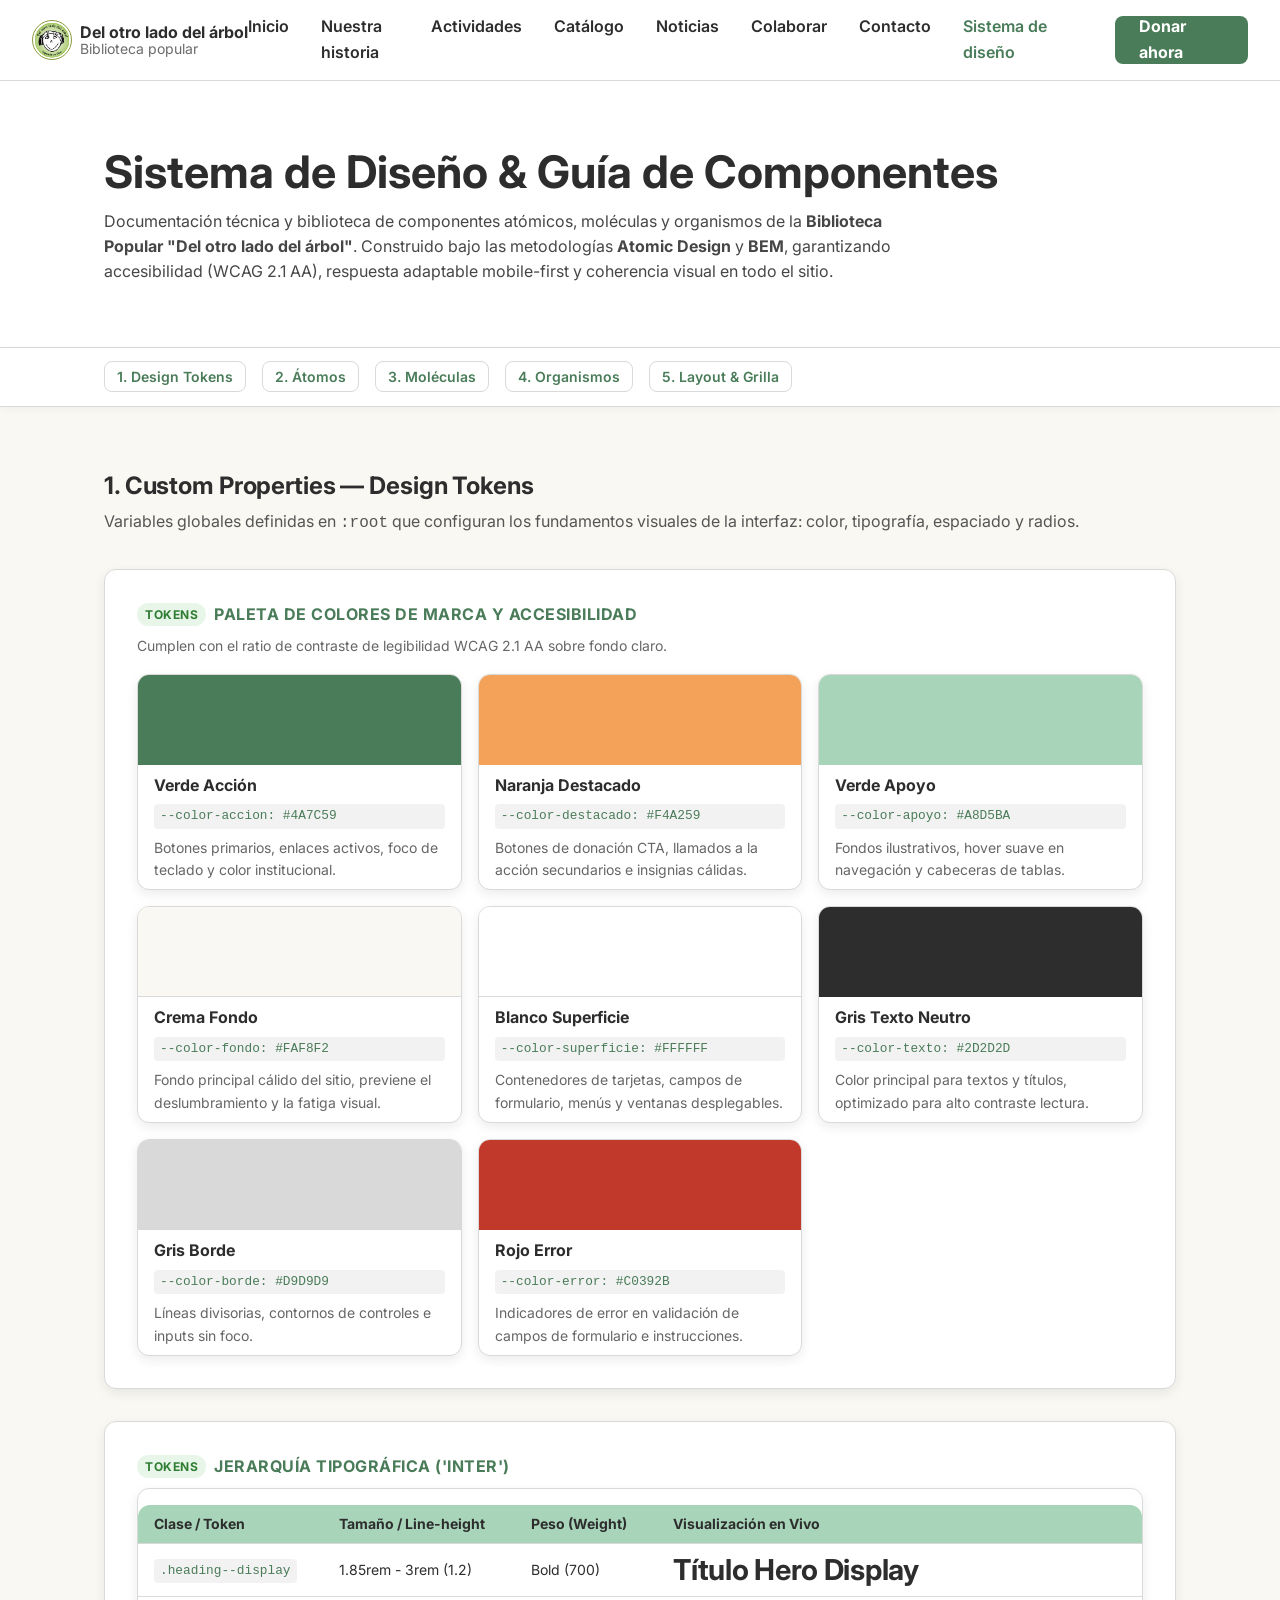
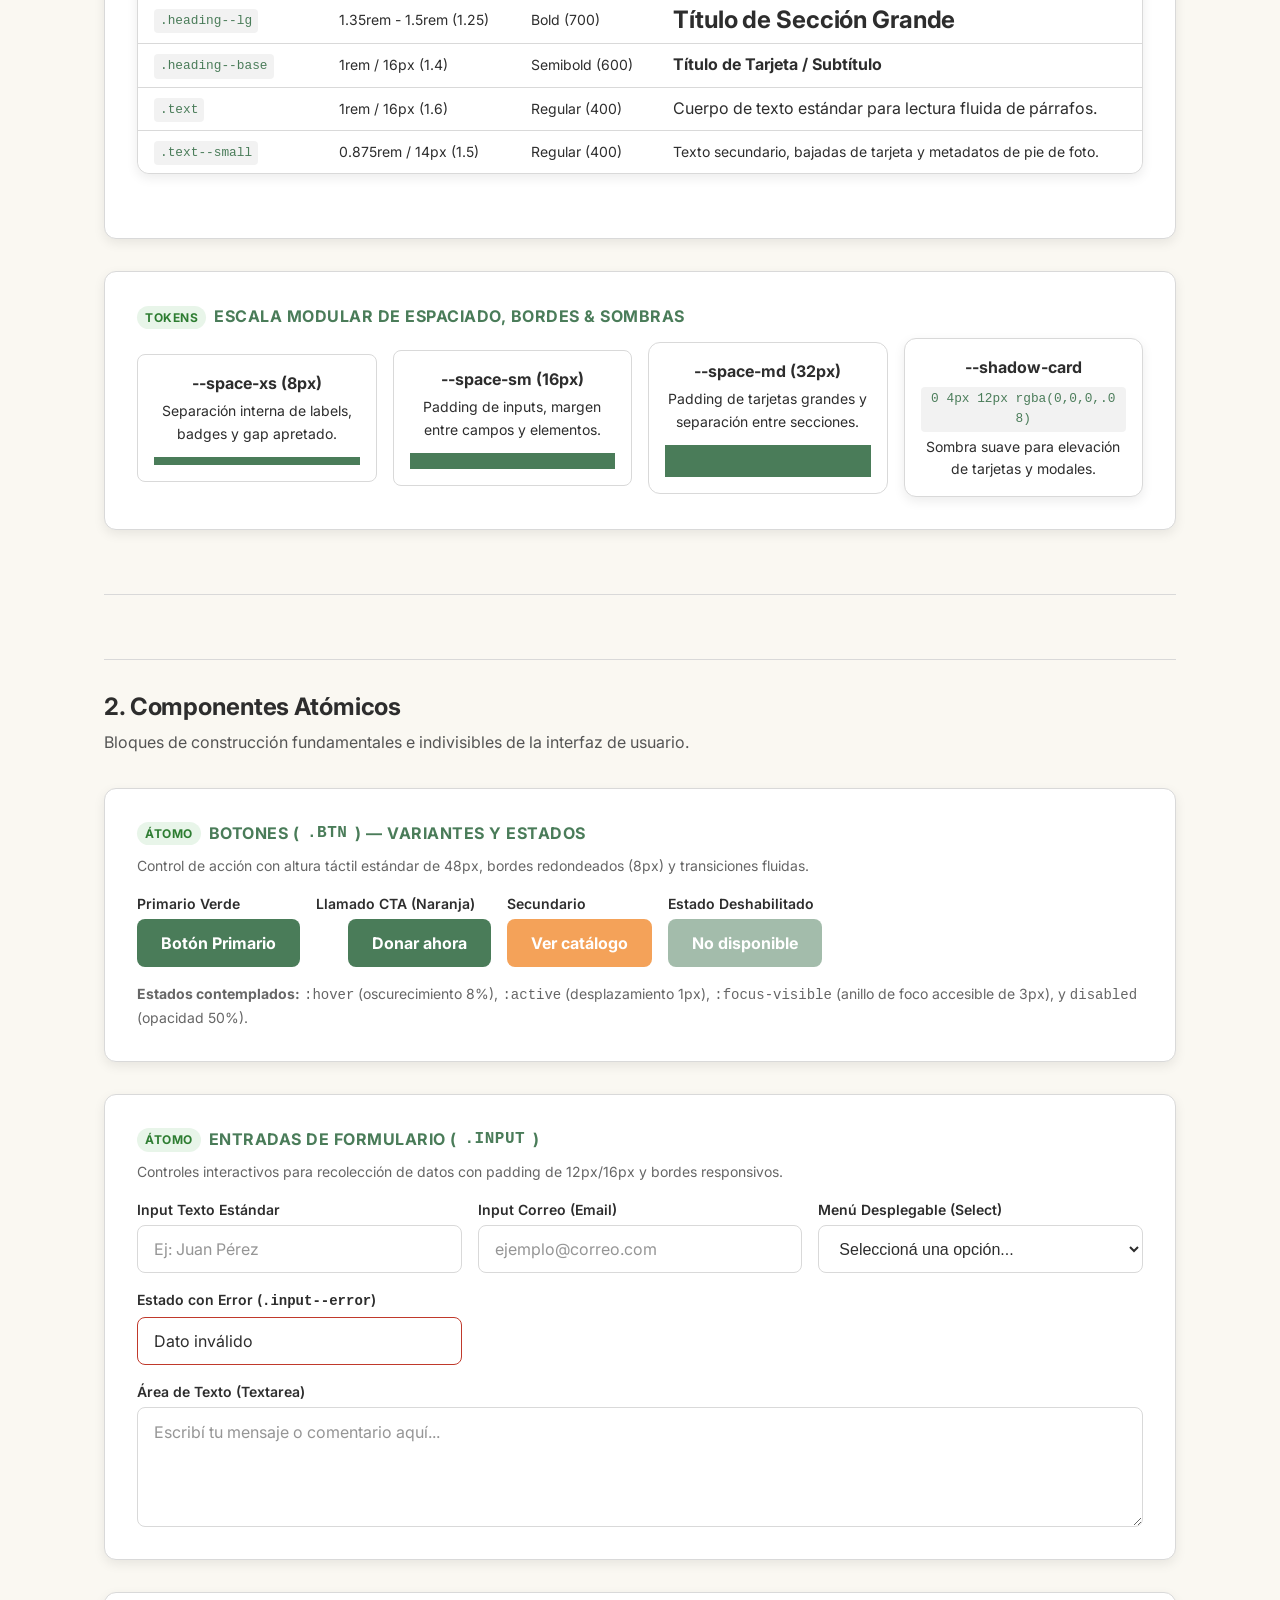
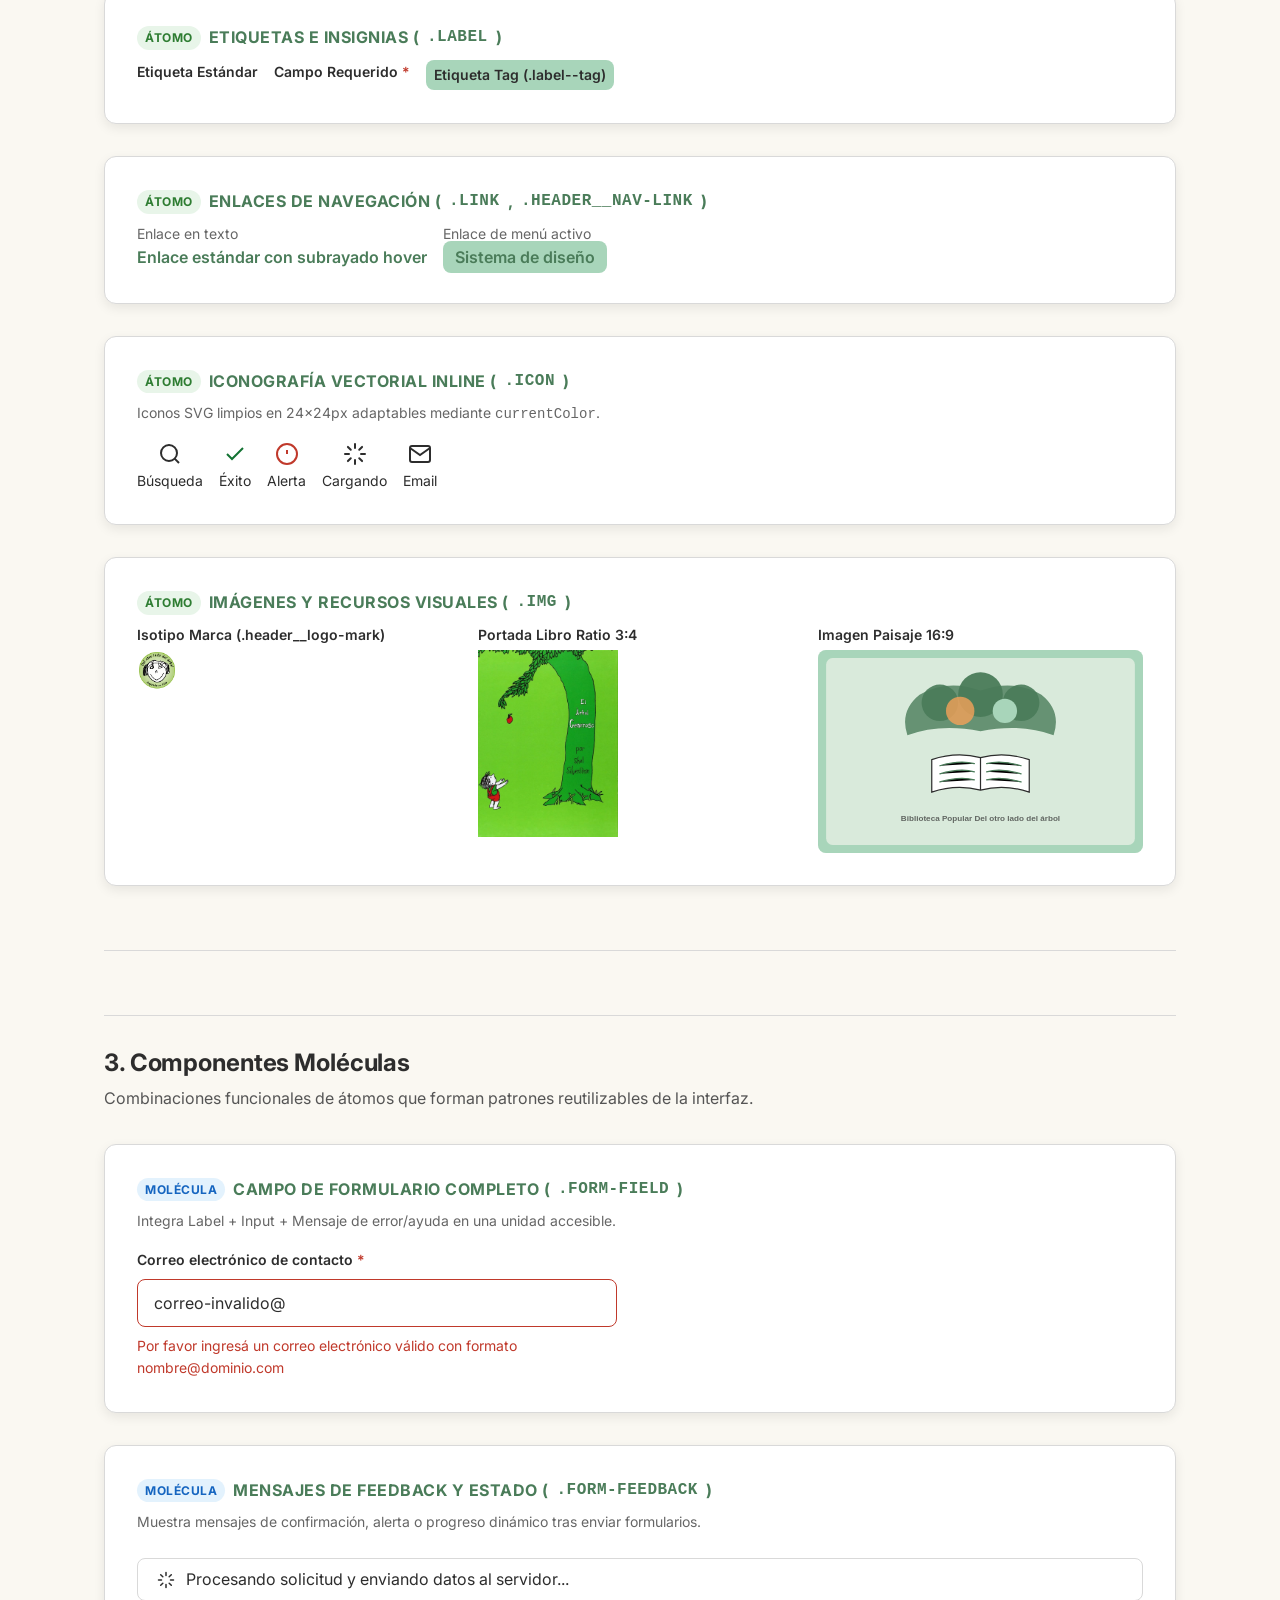
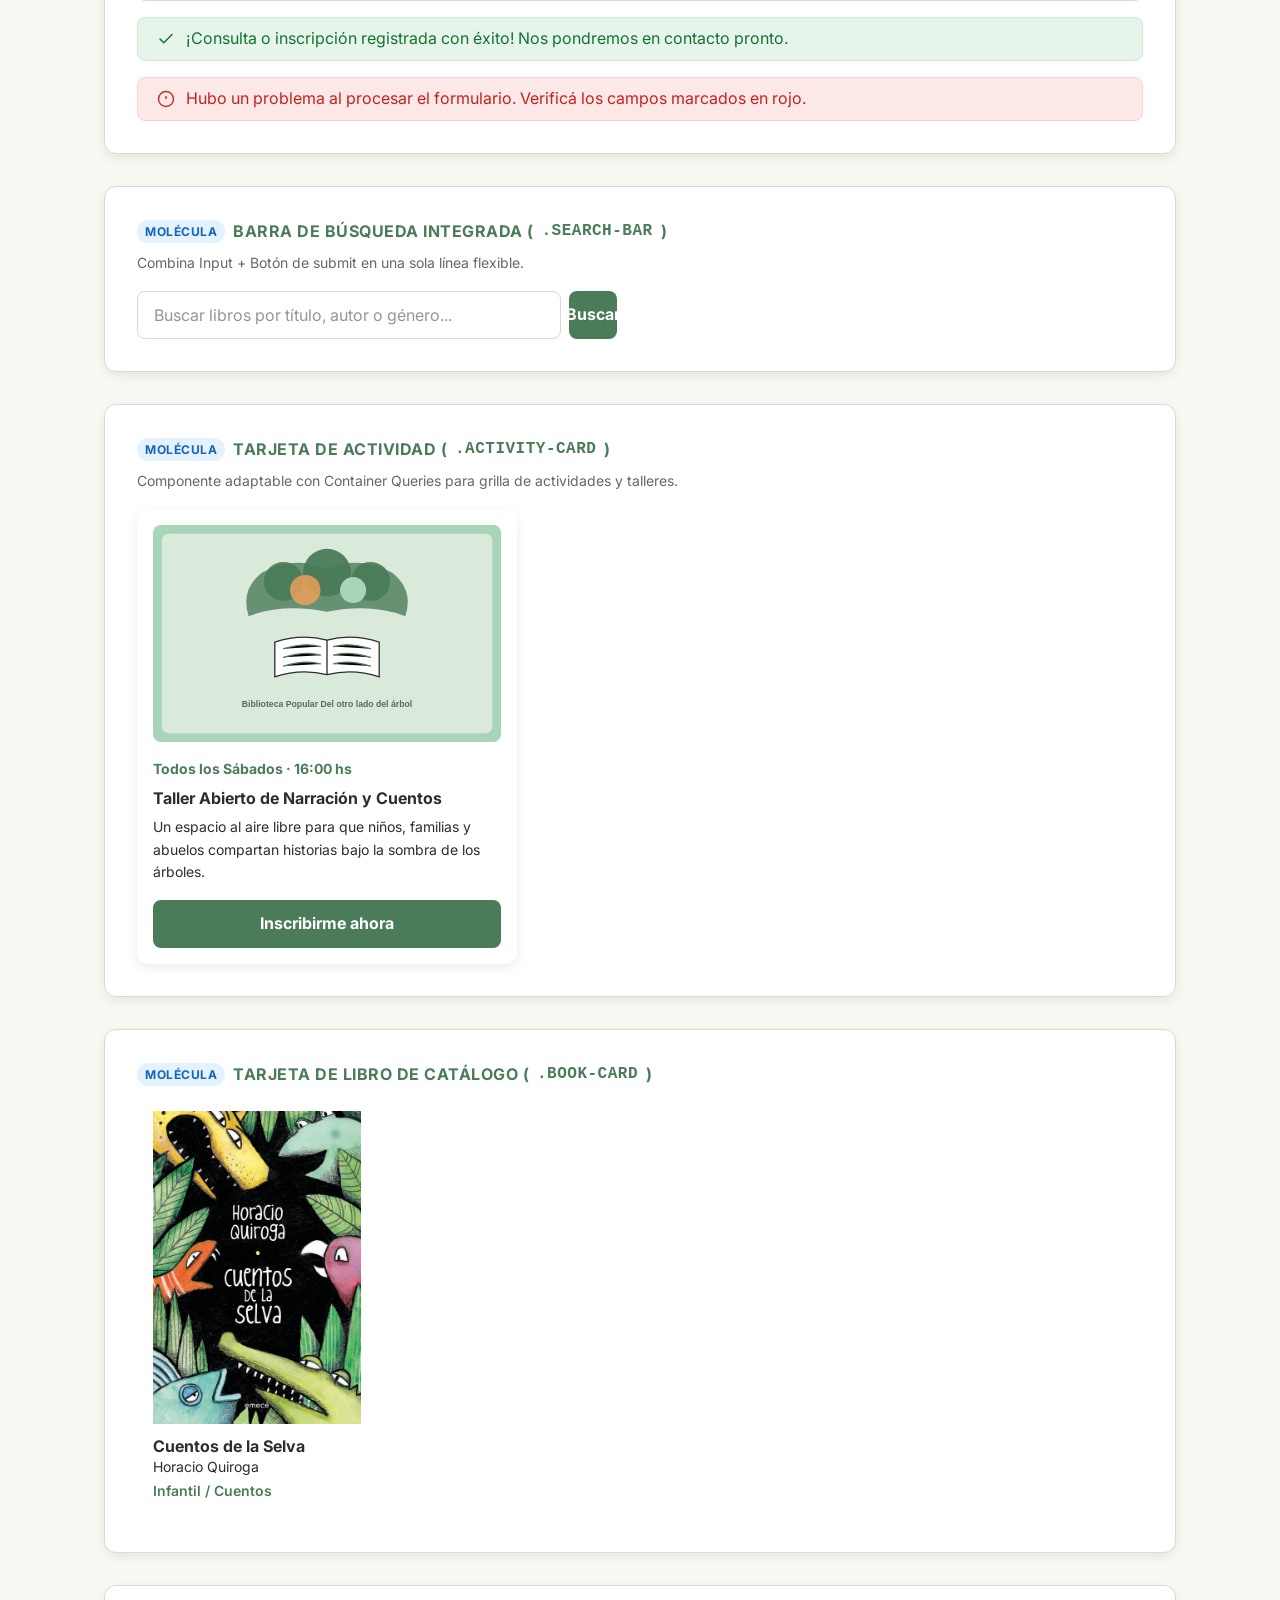
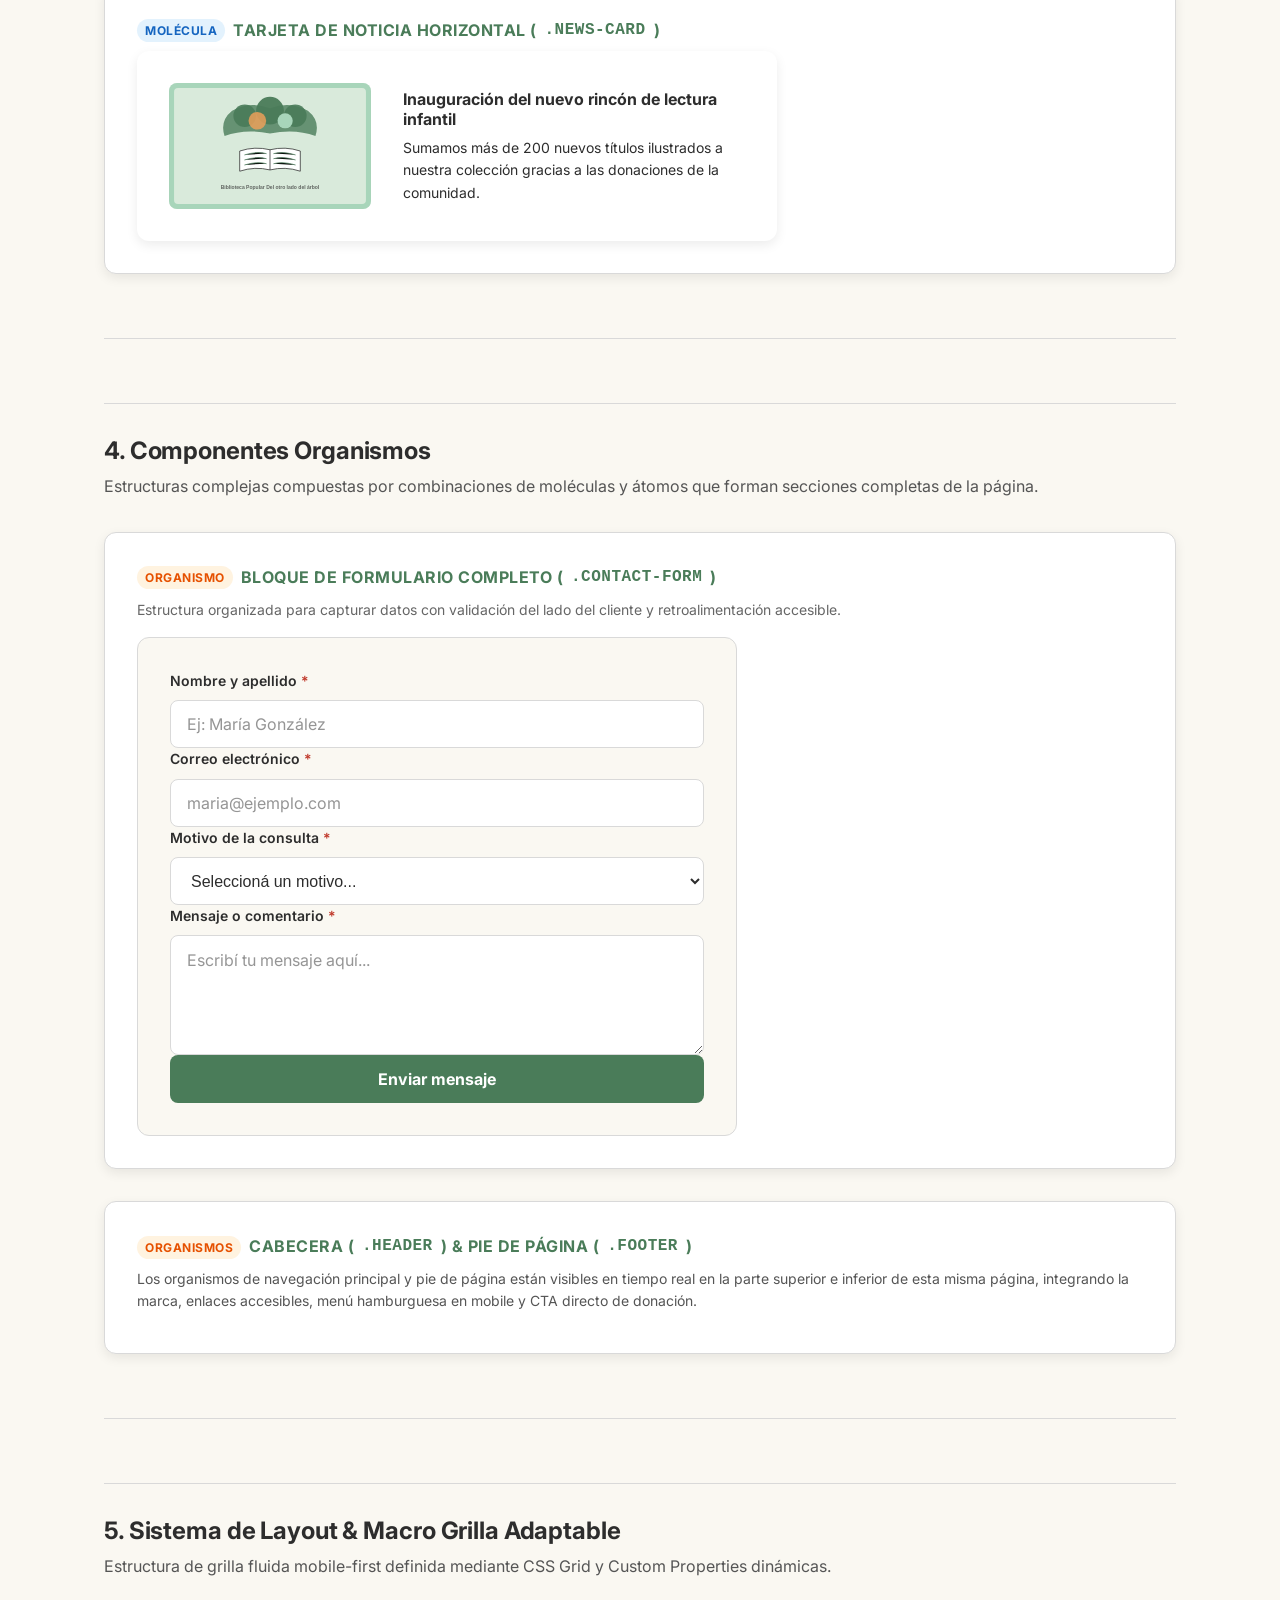
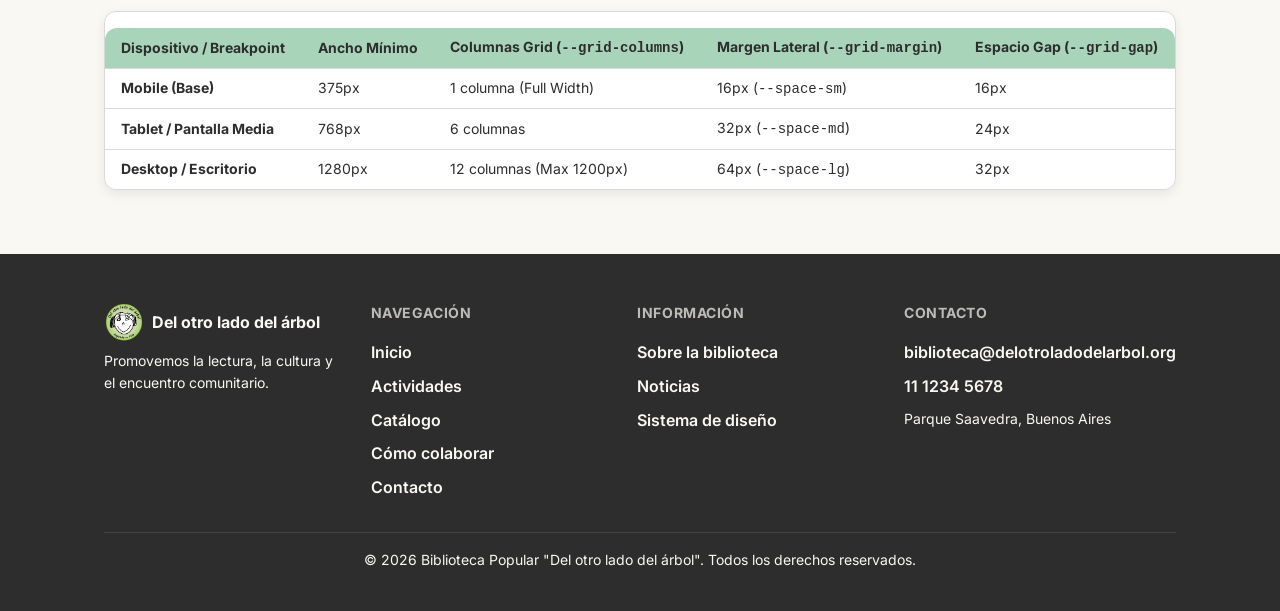
<file: design-system.html>
<!DOCTYPE html>
<html lang="es">
<head>
  <meta charset="UTF-8">
  <meta name="viewport" content="width=device-width, initial-scale=1.0">
  <title>Sistema de Diseño — Biblioteca Popular Del otro lado del árbol</title>
  <meta name="description" content="Documentación completa del Sistema de Diseño y Guía de Estilos de la Biblioteca Popular Del otro lado del árbol: Átomos, Moléculas, Organismos y Tokens.">
  <link rel="stylesheet" href="css/style.css">
  <link rel="preconnect" href="https://fonts.googleapis.com">
  <link rel="preconnect" href="https://fonts.gstatic.com" crossorigin>
  <link href="https://fonts.googleapis.com/css2?family=Inter:wght@400;600;700&display=swap" rel="stylesheet">
  <style>
    /* Estilos de apoyo exclusivos para la exhibición interactiva del Sistema de Diseño */
    .ds-section {
      margin-bottom: var(--space-lg);
      padding-top: var(--space-md);
      border-top: 1px solid var(--color-borde);
    }
    .ds-section:first-of-type {
      border-top: none;
    }
    .ds-section__title {
      margin-bottom: var(--space-xs);
    }
    .ds-section__desc {
      margin-bottom: var(--space-md);
      color: #555;
    }
    .ds-nav {
      position: sticky;
      top: var(--header-height);
      z-index: 90;
      background-color: var(--color-superficie);
      border-bottom: 1px solid var(--color-borde);
      box-shadow: 0 2px 8px rgba(0,0,0,0.04);
      margin-bottom: var(--space-md);
    }
    .ds-nav__list {
      display: flex;
      gap: var(--space-sm);
      overflow-x: auto;
      padding-block: var(--space-xs);
      white-space: nowrap;
    }
    .ds-nav__link {
      font-size: var(--font-size-small);
      font-weight: var(--font-weight-semibold);
      color: var(--color-accion);
      padding: 6px 12px;
      border-radius: var(--radius-sm);
      transition: background-color 0.15s ease;
    }
    .ds-nav__link:hover {
      background-color: var(--color-apoyo);
    }
    .ds-grid-colors {
      display: grid;
      grid-template-columns: repeat(auto-fill, minmax(240px, 1fr));
      gap: var(--space-sm);
    }
    .ds-color-card {
      background-color: var(--color-superficie);
      border: 1px solid var(--color-borde);
      border-radius: var(--radius-md);
      overflow: hidden;
      box-shadow: var(--shadow-card);
    }
    .ds-color-card__swatch {
      height: 90px;
      width: 100%;
    }
    .ds-color-card__body {
      padding: var(--space-xs) var(--space-sm);
    }
    .ds-color-card__name {
      display: block;
      font-weight: var(--font-weight-bold);
      font-size: var(--font-size-base);
    }
    .ds-token-code {
      display: inline-block;
      font-family: monospace;
      font-size: 0.8rem;
      background-color: rgba(0,0,0,0.05);
      padding: 2px 6px;
      border-radius: 4px;
      margin-top: 2px;
    }
    .ds-component-preview {
      background-color: var(--color-superficie);
      border: 1px solid var(--color-borde);
      border-radius: var(--radius-md);
      padding: var(--space-md);
      margin-bottom: var(--space-md);
      box-shadow: var(--shadow-card);
    }
    .ds-component-preview__title {
      font-weight: var(--font-weight-bold);
      font-size: var(--font-size-base);
      color: var(--color-accion);
      margin-bottom: var(--space-xs);
      display: flex;
      align-items: center;
      gap: 8px;
    }
    .ds-component-preview__subtitle {
      font-size: var(--font-size-small);
      color: #666;
      margin-bottom: var(--space-sm);
    }
    .ds-flex-wrap {
      display: flex;
      flex-wrap: wrap;
      align-items: center;
      gap: var(--space-sm);
    }
    .ds-table {
      width: 100%;
      border-collapse: collapse;
      margin-top: var(--space-sm);
      font-size: var(--font-size-small);
      background-color: var(--color-superficie);
      border-radius: var(--radius-md);
      overflow: hidden;
      border: 1px solid var(--color-borde);
    }
    .ds-table th, .ds-table td {
      padding: var(--space-xs) var(--space-sm);
      text-align: left;
      border-bottom: 1px solid var(--color-borde);
    }
    .ds-table th {
      background-color: var(--color-apoyo);
      font-weight: var(--font-weight-bold);
      color: var(--color-texto);
    }
    .ds-box-row {
      display: grid;
      grid-template-columns: repeat(auto-fit, minmax(200px, 1fr));
      gap: var(--space-sm);
    }
    .ds-box-sample {
      padding: var(--space-sm);
      background-color: var(--color-superficie);
      border: 1px solid var(--color-borde);
      display: flex;
      flex-direction: column;
      gap: 4px;
    }
    .ds-badge-atom {
      display: inline-block;
      padding: 2px 8px;
      border-radius: 12px;
      font-size: 0.75rem;
      font-weight: 700;
      text-transform: uppercase;
      background-color: #E8F5E9;
      color: #2E7D32;
    }
    .ds-badge-molecule {
      display: inline-block;
      padding: 2px 8px;
      border-radius: 12px;
      font-size: 0.75rem;
      font-weight: 700;
      text-transform: uppercase;
      background-color: #E3F2FD;
      color: #1565C0;
    }
    .ds-badge-organism {
      display: inline-block;
      padding: 2px 8px;
      border-radius: 12px;
      font-size: 0.75rem;
      font-weight: 700;
      text-transform: uppercase;
      background-color: #FFF3E0;
      color: #E65100;
    }
    @keyframes spin {
      100% { transform: rotate(360deg); }
    }
  </style>
</head>
<body>

  <a class="skip-link" id="ds-skip-link" href="#main">Saltar al contenido principal</a>

  <!-- ============ HEADER (organismo .header) ============ -->
  <header class="header" id="main-header">
    <div class="header__inner" id="header-inner-container">
      <a class="header__logo" id="header-brand-logo" href="index.html">
        <img class="header__logo-mark" id="header-logo-image" src="img/logo.png" alt="Logotipo Biblioteca Del otro lado del árbol" width="44" height="44" style="border-radius: 50%; object-fit: cover; border: 1.5px solid var(--color-primario, #8C9A3E);" referrerPolicy="no-referrer">
        <span class="header__logo-text" id="header-logo-text-block">
          <span>Del otro lado del árbol</span>
          <span class="header__logo-tagline">Biblioteca popular</span>
        </span>
      </a>

      <input type="checkbox" id="nav-toggle">
      <label class="header__toggle" id="header-nav-toggle-label" for="nav-toggle" aria-label="Abrir menú de navegación">
        <span></span><span></span><span></span>
      </label>

      <nav class="header__nav" id="main-navigation" aria-label="Navegación principal">
        <ul class="header__nav-list" id="main-nav-list">
          <li><a class="header__nav-link" id="nav-link-inicio" href="index.html">Inicio</a></li>
          <li><a class="header__nav-link" id="nav-link-historia" href="historia.html">Nuestra historia</a></li>
          <li><a class="header__nav-link" id="nav-link-actividades" href="actividades.html">Actividades</a></li>
          <li><a class="header__nav-link" id="nav-link-catalogo" href="catalogo.html">Catálogo</a></li>
          <li><a class="header__nav-link" id="nav-link-noticias" href="noticias.html">Noticias</a></li>
          <li><a class="header__nav-link" id="nav-link-colaboracion" href="colaboracion.html">Colaborar</a></li>
          <li><a class="header__nav-link" id="nav-link-contacto" href="contacto.html">Contacto</a></li>
          <li><a class="header__nav-link" id="nav-link-design-system" href="design-system.html" aria-current="page">Sistema de diseño</a></li>
        </ul>
        <a class="btn header__cta" id="header-donate-button" href="colaboracion.html">Donar ahora</a>
      </nav>
    </div>
  </header>

  <main id="main">

    <!-- ============ ORGANISMO: HERO CABECERA ============ -->
    <section class="ds-hero" id="ds-hero">
      <div class="container ds-hero__container" id="ds-hero-container">
        <h1 class="heading ds-hero__title" id="ds-hero-title">Sistema de Diseño &amp; Guía de Componentes</h1>
        <p class="text ds-hero__lead" id="ds-hero-lead">
          Documentación técnica y biblioteca de componentes atómicos, moléculas y organismos de la <strong>Biblioteca Popular "Del otro lado del árbol"</strong>. Construido bajo las metodologías <strong>Atomic Design</strong> y <strong>BEM</strong>, garantizando accesibilidad (WCAG 2.1 AA), respuesta adaptable mobile-first y coherencia visual en todo el sitio.
        </p>
      </div>
    </section>

    <!-- ============ STICKY QUICK NAV ============ -->
    <nav class="ds-nav" id="ds-quick-nav" aria-label="Navegación rápida del sistema de diseño">
      <div class="container" id="ds-quick-nav-container">
        <ul class="ds-nav__list" id="ds-quick-nav-list">
          <li><a class="ds-nav__link" id="quick-link-tokens" href="#tokens">1. Design Tokens</a></li>
          <li><a class="ds-nav__link" id="quick-link-atomos" href="#atomos">2. Átomos</a></li>
          <li><a class="ds-nav__link" id="quick-link-moleculas" href="#moleculas">3. Moléculas</a></li>
          <li><a class="ds-nav__link" id="quick-link-organismos" href="#organismos">4. Organismos</a></li>
          <li><a class="ds-nav__link" id="quick-link-layout" href="#layout">5. Layout & Grilla</a></li>
        </ul>
      </div>
    </nav>

    <div class="container" id="ds-content-container">

      <!-- ==========================================================================
         1. DESIGN TOKENS
         ========================================================================== -->
      <section class="ds-section" id="tokens">
        <div class="ds-section__title" id="title-tokens">
          <h2 class="heading heading--lg">1. Custom Properties — Design Tokens</h2>
        </div>
        <p class="text ds-section__desc">
          Variables globales definidas en <code>:root</code> que configuran los fundamentos visuales de la interfaz: color, tipografía, espaciado y radios.
        </p>

        <!-- Paleta de Colores -->
        <div class="ds-component-preview" id="ds-tokens-colors-box">
          <div class="ds-component-preview__title" id="ds-tokens-colors-title">
            <span class="ds-badge-atom">Tokens</span> Paleta de Colores de Marca y Accesibilidad
          </div>
          <p class="ds-component-preview__subtitle">Cumplen con el ratio de contraste de legibilidad WCAG 2.1 AA sobre fondo claro.</p>

          <div class="ds-grid-colors" id="color-swatches-grid">

            <div class="ds-color-card" id="swatch-accion">
              <div class="ds-color-card__swatch" style="background-color: var(--color-accion);"></div>
              <div class="ds-color-card__body">
                <span class="ds-color-card__name">Verde Acción</span>
                <code class="ds-token-code">--color-accion: #4A7C59</code>
                <p class="text text--small" style="margin-top:4px; color:#666;">Botones primarios, enlaces activos, foco de teclado y color institucional.</p>
              </div>
            </div>

            <div class="ds-color-card" id="swatch-destacado">
              <div class="ds-color-card__swatch" style="background-color: var(--color-destacado);"></div>
              <div class="ds-color-card__body">
                <span class="ds-color-card__name">Naranja Destacado</span>
                <code class="ds-token-code">--color-destacado: #F4A259</code>
                <p class="text text--small" style="margin-top:4px; color:#666;">Botones de donación CTA, llamados a la acción secundarios e insignias cálidas.</p>
              </div>
            </div>

            <div class="ds-color-card" id="swatch-apoyo">
              <div class="ds-color-card__swatch" style="background-color: var(--color-apoyo);"></div>
              <div class="ds-color-card__body">
                <span class="ds-color-card__name">Verde Apoyo</span>
                <code class="ds-token-code">--color-apoyo: #A8D5BA</code>
                <p class="text text--small" style="margin-top:4px; color:#666;">Fondos ilustrativos, hover suave en navegación y cabeceras de tablas.</p>
              </div>
            </div>

            <div class="ds-color-card" id="swatch-fondo">
              <div class="ds-color-card__swatch" style="background-color: var(--color-fondo); border-bottom: 1px solid var(--color-borde);"></div>
              <div class="ds-color-card__body">
                <span class="ds-color-card__name">Crema Fondo</span>
                <code class="ds-token-code">--color-fondo: #FAF8F2</code>
                <p class="text text--small" style="margin-top:4px; color:#666;">Fondo principal cálido del sitio, previene el deslumbramiento y la fatiga visual.</p>
              </div>
            </div>

            <div class="ds-color-card" id="swatch-superficie">
              <div class="ds-color-card__swatch" style="background-color: var(--color-superficie); border-bottom: 1px solid var(--color-borde);"></div>
              <div class="ds-color-card__body">
                <span class="ds-color-card__name">Blanco Superficie</span>
                <code class="ds-token-code">--color-superficie: #FFFFFF</code>
                <p class="text text--small" style="margin-top:4px; color:#666;">Contenedores de tarjetas, campos de formulario, menús y ventanas desplegables.</p>
              </div>
            </div>

            <div class="ds-color-card" id="swatch-texto">
              <div class="ds-color-card__swatch" style="background-color: var(--color-texto);"></div>
              <div class="ds-color-card__body">
                <span class="ds-color-card__name">Gris Texto Neutro</span>
                <code class="ds-token-code">--color-texto: #2D2D2D</code>
                <p class="text text--small" style="margin-top:4px; color:#666;">Color principal para textos y títulos, optimizado para alto contraste lectura.</p>
              </div>
            </div>

            <div class="ds-color-card" id="swatch-borde">
              <div class="ds-color-card__swatch" style="background-color: var(--color-borde);"></div>
              <div class="ds-color-card__body">
                <span class="ds-color-card__name">Gris Borde</span>
                <code class="ds-token-code">--color-borde: #D9D9D9</code>
                <p class="text text--small" style="margin-top:4px; color:#666;">Líneas divisorias, contornos de controles e inputs sin foco.</p>
              </div>
            </div>

            <div class="ds-color-card" id="swatch-error">
              <div class="ds-color-card__swatch" style="background-color: var(--color-error);"></div>
              <div class="ds-color-card__body">
                <span class="ds-color-card__name">Rojo Error</span>
                <code class="ds-token-code">--color-error: #C0392B</code>
                <p class="text text--small" style="margin-top:4px; color:#666;">Indicadores de error en validación de campos de formulario e instrucciones.</p>
              </div>
            </div>

          </div>
        </div>

        <!-- Escala de Tipografía -->
        <div class="ds-component-preview" id="ds-tokens-typography-box">
          <div class="ds-component-preview__title" id="ds-tokens-typography-title">
            <span class="ds-badge-atom">Tokens</span> Jerarquía Tipográfica ('Inter')
          </div>
          <div class="ds-table-wrapper">
            <table class="ds-table" id="typography-scale-table">
              <thead>
                <tr>
                  <th>Clase / Token</th>
                  <th>Tamaño / Line-height</th>
                  <th>Peso (Weight)</th>
                  <th>Visualización en Vivo</th>
                </tr>
              </thead>
              <tbody>
                <tr>
                  <td><code class="ds-token-code">.heading--display</code></td>
                  <td>1.85rem - 3rem (1.2)</td>
                  <td>Bold (700)</td>
                  <td><span class="heading heading--display" style="font-size:1.8rem;">Título Hero Display</span></td>
                </tr>
                <tr>
                  <td><code class="ds-token-code">.heading--lg</code></td>
                  <td>1.35rem - 1.5rem (1.25)</td>
                  <td>Bold (700)</td>
                  <td><span class="heading heading--lg">Título de Sección Grande</span></td>
                </tr>
                <tr>
                  <td><code class="ds-token-code">.heading--base</code></td>
                  <td>1rem / 16px (1.4)</td>
                  <td>Semibold (600)</td>
                  <td><span class="heading heading--base">Título de Tarjeta / Subtítulo</span></td>
                </tr>
                <tr>
                  <td><code class="ds-token-code">.text</code></td>
                  <td>1rem / 16px (1.6)</td>
                  <td>Regular (400)</td>
                  <td><span class="text">Cuerpo de texto estándar para lectura fluida de párrafos.</span></td>
                </tr>
                <tr>
                  <td><code class="ds-token-code">.text--small</code></td>
                  <td>0.875rem / 14px (1.5)</td>
                  <td>Regular (400)</td>
                  <td><span class="text text--small">Texto secundario, bajadas de tarjeta y metadatos de pie de foto.</span></td>
                </tr>
              </tbody>
            </table>
          </div>
        </div>

        <!-- Escala de Espaciado y Radios -->
        <div class="ds-component-preview" id="ds-tokens-spacing-box">
          <div class="ds-component-preview__title" id="ds-tokens-spacing-title">
            <span class="ds-badge-atom">Tokens</span> Escala Modular de Espaciado, Bordes & Sombras
          </div>
          <div class="ds-box-row" id="spacing-tokens-grid">
            <div class="ds-box-sample" id="sample-space-xs" style="border-radius: var(--radius-sm);">
              <strong>--space-xs (8px)</strong>
              <span class="text text--small">Separación interna de labels, badges y gap apretado.</span>
              <div style="width: 100%; height: 8px; background-color: var(--color-accion); margin-top: 8px;"></div>
            </div>
            <div class="ds-box-sample" id="sample-space-sm" style="border-radius: var(--radius-sm);">
              <strong>--space-sm (16px)</strong>
              <span class="text text--small">Padding de inputs, margen entre campos y elementos.</span>
              <div style="width: 100%; height: 16px; background-color: var(--color-accion); margin-top: 8px;"></div>
            </div>
            <div class="ds-box-sample" id="sample-space-md" style="border-radius: var(--radius-md);">
              <strong>--space-md (32px)</strong>
              <span class="text text--small">Padding de tarjetas grandes y separación entre secciones.</span>
              <div style="width: 100%; height: 32px; background-color: var(--color-accion); margin-top: 8px;"></div>
            </div>
            <div class="ds-box-sample" id="sample-shadow-card" style="border-radius: var(--radius-md); box-shadow: var(--shadow-card);">
              <strong>--shadow-card</strong>
              <code class="ds-token-code">0 4px 12px rgba(0,0,0,.08)</code>
              <span class="text text--small">Sombra suave para elevación de tarjetas y modales.</span>
            </div>
          </div>
        </div>

      </section>


      <!-- ==========================================================================
         2. ÁTOMOS
         ========================================================================== -->
      <section class="ds-section" id="atomos">
        <div class="ds-section__title" id="title-atoms">
          <h2 class="heading heading--lg">2. Componentes Atómicos</h2>
        </div>
        <p class="text ds-section__desc">
          Bloques de construcción fundamentales e indivisibles de la interfaz de usuario.
        </p>

        <!-- ÁTOMO: BOTÓN (.btn) -->
        <div class="ds-component-preview" id="atom-button-box">
          <div class="ds-component-preview__title" id="atom-button-title">
            <span class="ds-badge-atom">Átomo</span> Botones (<code>.btn</code>) — Variantes y Estados
          </div>
          <p class="ds-component-preview__subtitle">Control de acción con altura táctil estándar de 48px, bordes redondeados (8px) y transiciones fluidas.</p>

          <div class="ds-flex-wrap" id="button-samples-flex" style="margin-bottom: var(--space-sm);">
            <div style="display: flex; flex-direction: column; gap: 4px;">
              <span class="text text--small" style="font-weight:600;">Primario Verde</span>
              <button class="btn" id="ds-btn-primary" type="button">Botón Primario</button>
            </div>

            <div style="display: flex; flex-direction: column; gap: 4px;">
              <span class="text text--small" style="font-weight:600;">Llamado CTA (Naranja)</span>
              <a class="btn header__cta" id="ds-btn-cta" href="#">Donar ahora</a>
            </div>

            <div style="display: flex; flex-direction: column; gap: 4px;">
              <span class="text text--small" style="font-weight:600;">Secundario</span>
              <button class="btn btn--secondary" id="ds-btn-secondary" type="button">Ver catálogo</button>
            </div>

            <div style="display: flex; flex-direction: column; gap: 4px;">
              <span class="text text--small" style="font-weight:600;">Estado Deshabilitado</span>
              <button class="btn" id="ds-btn-disabled" type="button" disabled style="opacity:0.5; cursor:not-allowed;">No disponible</button>
            </div>
          </div>

          <p class="text text--small" style="color:#666;">
            <strong>Estados contemplados:</strong> <code>:hover</code> (oscurecimiento 8%), <code>:active</code> (desplazamiento 1px), <code>:focus-visible</code> (anillo de foco accesible de 3px), y <code>disabled</code> (opacidad 50%).
          </p>
        </div>

        <!-- ÁTOMO: CAMPOS DE ENTRADA (input, select, textarea) -->
        <div class="ds-component-preview" id="atom-inputs-box">
          <div class="ds-component-preview__title" id="atom-inputs-title">
            <span class="ds-badge-atom">Átomo</span> Entradas de Formulario (<code>.input</code>)
          </div>
          <p class="ds-component-preview__subtitle">Controles interactivos para recolección de datos con padding de 12px/16px y bordes responsivos.</p>

          <div style="display: grid; grid-template-columns: repeat(auto-fit, minmax(260px, 1fr)); gap: var(--space-sm);" id="input-samples-grid">

            <div>
              <span class="text text--small" style="font-weight:600; display:block; margin-bottom:4px;">Input Texto Estándar</span>
              <input class="input" id="ds-input-text-sample" type="text" placeholder="Ej: Juan Pérez">
            </div>

            <div>
              <span class="text text--small" style="font-weight:600; display:block; margin-bottom:4px;">Input Correo (Email)</span>
              <input class="input" id="ds-input-email-sample" type="email" placeholder="ejemplo@correo.com">
            </div>

            <div>
              <span class="text text--small" style="font-weight:600; display:block; margin-bottom:4px;">Menú Desplegable (Select)</span>
              <select class="input" id="ds-select-sample">
                <option value="">Seleccioná una opción...</option>
                <option value="consulta">Consulta general</option>
                <option value="donacion">Donación de libros</option>
                <option value="voluntariado">Ser voluntario/a</option>
              </select>
            </div>

            <div>
              <span class="text text--small" style="font-weight:600; display:block; margin-bottom:4px;">Estado con Error (<code>.input--error</code>)</span>
              <input class="input input--error" id="ds-input-error-sample" type="text" value="Dato inválido">
            </div>

            <div style="grid-column: 1 / -1;">
              <span class="text text--small" style="font-weight:600; display:block; margin-bottom:4px;">Área de Texto (Textarea)</span>
              <textarea class="input" id="ds-textarea-sample" placeholder="Escribí tu mensaje o comentario aquí..."></textarea>
            </div>

          </div>
        </div>

        <!-- ÁTOMO: ETIQUETAS (.label) -->
        <div class="ds-component-preview" id="atom-labels-box">
          <div class="ds-component-preview__title" id="atom-labels-title">
            <span class="ds-badge-atom">Átomo</span> Etiquetas e Insignias (<code>.label</code>)
          </div>
          <div class="ds-flex-wrap" id="labels-samples-flex">
            <div>
              <label class="label" id="ds-label-standard">Etiqueta Estándar</label>
            </div>
            <div>
              <label class="label" id="ds-label-required">Campo Requerido <span style="color:var(--color-error)">*</span></label>
            </div>
            <div>
              <span class="label label--tag" id="ds-tag-sample">Etiqueta Tag (.label--tag)</span>
            </div>
          </div>
        </div>

        <!-- ÁTOMO: ENLACES (.link) -->
        <div class="ds-component-preview" id="atom-links-box">
          <div class="ds-component-preview__title" id="atom-links-title">
            <span class="ds-badge-atom">Átomo</span> Enlaces de Navegación (<code>.link</code>, <code>.header__nav-link</code>)
          </div>
          <div class="ds-flex-wrap" id="link-samples-flex">
            <div>
              <span class="text text--small" style="display:block; color:#666;">Enlace en texto</span>
              <a class="link" id="ds-link-sample" href="#">Enlace estándar con subrayado hover</a>
            </div>
            <div>
              <span class="text text--small" style="display:block; color:#666;">Enlace de menú activo</span>
              <a class="header__nav-link" id="ds-nav-link-active" href="#" aria-current="page" style="background-color: var(--color-apoyo); padding: 6px 12px; border-radius: var(--radius-sm);">Sistema de diseño</a>
            </div>
          </div>
        </div>

        <!-- ÁTOMO: ICONOS VECTORES SVG (.icon) -->
        <div class="ds-component-preview" id="atom-icons-box">
          <div class="ds-component-preview__title" id="atom-icons-title">
            <span class="ds-badge-atom">Átomo</span> Iconografía Vectorial Inline (<code>.icon</code>)
          </div>
          <p class="ds-component-preview__subtitle">Iconos SVG limpios en 24x24px adaptables mediante <code>currentColor</code>.</p>
          <div class="ds-flex-wrap" id="icon-samples-flex">
            <div style="display:flex; flex-direction:column; align-items:center; gap:4px;">
              <span class="icon" id="ds-icon-search"><svg viewBox="0 0 24 24" style="width:24px; height:24px;" fill="none" stroke="currentColor"><circle cx="11" cy="11" r="8" stroke-width="2"/><line x1="21" y1="21" x2="16.65" y2="16.65" stroke-width="2"/></svg></span>
              <span class="text text--small">Búsqueda</span>
            </div>
            <div style="display:flex; flex-direction:column; align-items:center; gap:4px;">
              <span class="icon" id="ds-icon-check" style="color:#137333;"><svg viewBox="0 0 24 24" style="width:24px; height:24px;" fill="none" stroke="currentColor"><polyline points="20 6 9 17 4 12" stroke-width="2"/></svg></span>
              <span class="text text--small">Éxito</span>
            </div>
            <div style="display:flex; flex-direction:column; align-items:center; gap:4px;">
              <span class="icon" id="ds-icon-alert" style="color:#C0392B;"><svg viewBox="0 0 24 24" style="width:24px; height:24px;" fill="none" stroke="currentColor"><circle cx="12" cy="12" r="10" stroke-width="2"/><line x1="12" y1="8" x2="12" y2="12" stroke-width="2"/><line x1="12" y1="16" x2="12.01" y2="16" stroke-width="2"/></svg></span>
              <span class="text text--small">Alerta</span>
            </div>
            <div style="display:flex; flex-direction:column; align-items:center; gap:4px;">
              <span class="icon" id="ds-icon-spinner"><svg viewBox="0 0 24 24" style="width:24px; height:24px; animation: spin 1s linear infinite;" fill="none" stroke="currentColor"><path d="M12 2v4m0 12v4M4.93 4.93l2.83 2.83m8.48 8.48l2.83 2.83M2 12h4m12 0h4M4.93 19.07l2.83-2.83m8.48-8.48l2.83-2.83" stroke-width="2" stroke-linecap="round"/></svg></span>
              <span class="text text--small">Cargando</span>
            </div>
            <div style="display:flex; flex-direction:column; align-items:center; gap:4px;">
              <span class="icon" id="ds-icon-email"><svg viewBox="0 0 24 24" style="width:24px; height:24px;" fill="none" stroke="currentColor"><rect x="2" y="4" width="20" height="16" rx="2" stroke-width="2"/><path d="M22 6l-10 7L2 6" stroke-width="2"/></svg></span>
              <span class="text text--small">Email</span>
            </div>
          </div>
        </div>

        <!-- ÁTOMO: IMÁGENES (.img) -->
        <div class="ds-component-preview" id="atom-images-box">
          <div class="ds-component-preview__title" id="atom-images-title">
            <span class="ds-badge-atom">Átomo</span> Imágenes y Recursos Visuales (<code>.img</code>)
          </div>
          <div style="display: grid; grid-template-columns: repeat(auto-fit, minmax(200px, 1fr)); gap: var(--space-sm);" id="image-samples-grid">
            <div>
              <span class="text text--small" style="font-weight:600; display:block; margin-bottom:4px;">Isotipo Marca (.header__logo-mark)</span>
              <img class="header__logo-mark" id="ds-sample-logo-mark" src="img/logo.png" alt="Muestra Logo" width="48" height="48">
            </div>
            <div>
              <span class="text text--small" style="font-weight:600; display:block; margin-bottom:4px;">Portada Libro Ratio 3:4</span>
              <img class="img book-card__cover" id="ds-sample-book-cover" src="img/El-Árbol-Generoso-portada.jpg" alt="Muestra Portada" style="max-width:140px;">
            </div>
            <div>
              <span class="text text--small" style="font-weight:600; display:block; margin-bottom:4px;">Imagen Paisaje 16:9</span>
              <img class="img activity-card__image" id="ds-sample-landscape-img" src="img/placeholder-landscape.svg" alt="Muestra Paisaje">
            </div>
          </div>
        </div>

      </section>


      <!-- ==========================================================================
         3. MOLÉCULAS
         ========================================================================== -->
      <section class="ds-section" id="moleculas">
        <div class="ds-section__title" id="title-molecules">
          <h2 class="heading heading--lg">3. Componentes Moléculas</h2>
        </div>
        <p class="text ds-section__desc">
          Combinaciones funcionales de átomos que forman patrones reutilizables de la interfaz.
        </p>

        <!-- MOLÉCULA: FORM FIELD -->
        <div class="ds-component-preview" id="molecule-form-field-box">
          <div class="ds-component-preview__title" id="molecule-form-field-title">
            <span class="ds-badge-molecule">Molécula</span> Campo de Formulario Completo (<code>.form-field</code>)
          </div>
          <p class="ds-component-preview__subtitle">Integra Label + Input + Mensaje de error/ayuda en una unidad accesible.</p>
          <div style="max-width: 480px;">
            <div class="form-field" id="ds-form-field-sample">
              <label class="label" for="ds-field-input-email">Correo electrónico de contacto <span style="color:var(--color-error)">*</span></label>
              <input class="input input--error" id="ds-field-input-email" type="email" value="correo-invalido@" aria-invalid="true">
              <span class="input__error-message" id="ds-field-error-msg">Por favor ingresá un correo electrónico válido con formato nombre@dominio.com</span>
            </div>
          </div>
        </div>

        <!-- MOLÉCULA: FORM FEEDBACK -->
        <div class="ds-component-preview" id="molecule-form-feedback-box">
          <div class="ds-component-preview__title" id="molecule-form-feedback-title">
            <span class="ds-badge-molecule">Molécula</span> Mensajes de Feedback y Estado (<code>.form-feedback</code>)
          </div>
          <p class="ds-component-preview__subtitle">Muestra mensajes de confirmación, alerta o progreso dinámico tras enviar formularios.</p>

          <div style="display: flex; flex-direction: column; gap: var(--space-xs);" id="feedback-samples-list">
            <div class="form-feedback form-feedback--active form-feedback--loading" id="feedback-loading-sample">
              <span class="icon"><svg viewBox="0 0 24 24" style="width: 18px; height: 18px; animation: spin 1s linear infinite;" fill="none" stroke="currentColor"><path d="M12 2v4m0 12v4M4.93 4.93l2.83 2.83m8.48 8.48l2.83 2.83M2 12h4m12 0h4M4.93 19.07l2.83-2.83m8.48-8.48l2.83-2.83" stroke-width="2" stroke-linecap="round"/></svg></span>
              Procesando solicitud y enviando datos al servidor...
            </div>

            <div class="form-feedback form-feedback--active form-feedback--success" id="feedback-success-sample">
              <span class="icon" style="color:#137333;"><svg viewBox="0 0 24 24" style="width: 18px; height: 18px;" fill="none" stroke="currentColor"><polyline points="20 6 9 17 4 12" stroke-width="2" stroke-linecap="round" stroke-linejoin="round"/></svg></span>
              ¡Consulta o inscripción registrada con éxito! Nos pondremos en contacto pronto.
            </div>

            <div class="form-feedback form-feedback--active form-feedback--error" id="feedback-error-sample">
              <span class="icon" style="color:#C0392B;"><svg viewBox="0 0 24 24" style="width: 18px; height: 18px;" fill="none" stroke="currentColor"><circle cx="12" cy="12" r="10" stroke-width="2"/><line x1="12" y1="8" x2="12" y2="12" stroke-width="2"/><line x1="12" y1="16" x2="12.01" y2="16" stroke-width="2"/></svg></span>
              Hubo un problema al procesar el formulario. Verificá los campos marcados en rojo.
            </div>
          </div>
        </div>

        <!-- MOLÉCULA: SEARCH BAR -->
        <div class="ds-component-preview" id="molecule-search-bar-box">
          <div class="ds-component-preview__title" id="molecule-search-bar-title">
            <span class="ds-badge-molecule">Molécula</span> Barra de Búsqueda Integrada (<code>.search-bar</code>)
          </div>
          <p class="ds-component-preview__subtitle">Combina Input + Botón de submit en una sola línea flexible.</p>
          <form class="search-bar" id="ds-search-bar-sample" style="max-width: 480px;" onsubmit="event.preventDefault();">
            <input class="input search-bar__input" id="ds-search-input" type="search" placeholder="Buscar libros por título, autor o género...">
            <button class="btn search-bar__button" id="ds-search-button" type="submit">Buscar</button>
          </form>
        </div>

        <!-- MOLÉCULA: ACTIVITY CARD -->
        <div class="ds-component-preview" id="molecule-activity-card-box">
          <div class="ds-component-preview__title" id="molecule-activity-card-title">
            <span class="ds-badge-molecule">Molécula</span> Tarjeta de Actividad (<code>.activity-card</code>)
          </div>
          <p class="ds-component-preview__subtitle">Componente adaptable con Container Queries para grilla de actividades y talleres.</p>

          <div style="max-width: 380px;">
            <article class="activity-card" id="ds-activity-card-sample">
              <img class="img activity-card__image" id="ds-activity-img" src="img/placeholder-landscape.svg" alt="Taller de cuentacuentos en el parque">
              <div class="activity-card__body" id="ds-activity-body">
                <div class="activity-card__meta" id="ds-activity-meta">
                  <span class="text text--small" style="color: var(--color-accion); font-weight: 700;">Todos los Sábados · 16:00 hs</span>
                </div>
                <h3 class="heading heading--base" id="ds-activity-title">Taller Abierto de Narración y Cuentos</h3>
                <p class="text text--small" id="ds-activity-desc">Un espacio al aire libre para que niños, familias y abuelos compartan historias bajo la sombra de los árboles.</p>
              </div>
              <button class="btn" id="ds-activity-btn" type="button">Inscribirme ahora</button>
            </article>
          </div>
        </div>

        <!-- MOLÉCULA: BOOK CARD -->
        <div class="ds-component-preview" id="molecule-book-card-box">
          <div class="ds-component-preview__title" id="molecule-book-card-title">
            <span class="ds-badge-molecule">Molécula</span> Tarjeta de Libro de Catálogo (<code>.book-card</code>)
          </div>
          <div style="max-width: 240px;">
            <article class="book-card" id="ds-book-card-sample">
              <img class="img book-card__cover" id="ds-book-cover" src="img/cuentosdelaselva.jpeg" alt="Portada de libro Cuentos de la Selva">
              <div class="book-card__body" id="ds-book-body">
                <h3 class="heading heading--base" id="ds-book-title">Cuentos de la Selva</h3>
                <p class="text text--small" id="ds-book-author">Horacio Quiroga</p>
                <span class="text text--small" id="ds-book-tag" style="color: var(--color-accion); font-weight: 600;">Infantil / Cuentos</span>
              </div>
            </article>
          </div>
        </div>

        <!-- MOLÉCULA: NEWS CARD -->
        <div class="ds-component-preview" id="molecule-news-card-box">
          <div class="ds-component-preview__title" id="molecule-news-card-title">
            <span class="ds-badge-molecule">Molécula</span> Tarjeta de Noticia Horizontal (<code>.news-card</code>)
          </div>
          <div style="max-width: 640px;">
            <article class="news-card" id="ds-news-card-sample">
              <img class="img news-card__image" id="ds-news-img" src="img/placeholder-landscape.svg" alt="Novedades de la biblioteca">
              <div class="news-card__body" id="ds-news-body">
                <h3 class="heading heading--base" id="ds-news-title">Inauguración del nuevo rincón de lectura infantil</h3>
                <p class="text text--small" id="ds-news-excerpt">Sumamos más de 200 nuevos títulos ilustrados a nuestra colección gracias a las donaciones de la comunidad.</p>
              </div>
            </article>
          </div>
        </div>

      </section>


      <!-- ==========================================================================
         4. ORGANISMOS
         ========================================================================== -->
      <section class="ds-section" id="organismos">
        <div class="ds-section__title" id="title-organisms">
          <h2 class="heading heading--lg">4. Componentes Organismos</h2>
        </div>
        <p class="text ds-section__desc">
          Estructuras complejas compuestas por combinaciones de moléculas y átomos que forman secciones completas de la página.
        </p>

        <!-- ORGANISMO: FORMULARIO DE CONTACTO/CONSULTA -->
        <div class="ds-component-preview" id="organism-contact-form-box">
          <div class="ds-component-preview__title" id="organism-contact-form-title">
            <span class="ds-badge-organism">Organismo</span> Bloque de Formulario Completo (<code>.contact-form</code>)
          </div>
          <p class="ds-component-preview__subtitle">Estructura organizada para capturar datos con validación del lado del cliente y retroalimentación accesible.</p>

          <form class="contact-form" id="ds-sample-contact-form" style="max-width: 600px; background:var(--color-fondo); padding:var(--space-md); border-radius:var(--radius-md); border:1px solid var(--color-borde);" onsubmit="event.preventDefault();">
            <div class="form-field" id="field-group-name">
              <label class="label" for="ds-form-name">Nombre y apellido <span style="color:var(--color-error)">*</span></label>
              <input class="input" id="ds-form-name" type="text" placeholder="Ej: María González" required>
            </div>

            <div class="form-field" id="field-group-email">
              <label class="label" for="ds-form-email">Correo electrónico <span style="color:var(--color-error)">*</span></label>
              <input class="input" id="ds-form-email" type="email" placeholder="maria@ejemplo.com" required>
            </div>

            <div class="form-field" id="field-group-reason">
              <label class="label" for="ds-form-reason">Motivo de la consulta <span style="color:var(--color-error)">*</span></label>
              <select class="input" id="ds-form-reason" required>
                <option value="">Seleccioná un motivo...</option>
                <option value="actividades">Consulta sobre actividades</option>
                <option value="asociarse">Quiero hacerme socio/a</option>
                <option value="donaciones">Donaciones o colaboraciones</option>
              </select>
            </div>

            <div class="form-field" id="field-group-message">
              <label class="label" for="ds-form-message">Mensaje o comentario <span style="color:var(--color-error)">*</span></label>
              <textarea class="input" id="ds-form-message" placeholder="Escribí tu mensaje aquí..." required></textarea>
            </div>

            <button class="btn" id="ds-form-submit-btn" type="submit" style="width:100%;">Enviar mensaje</button>
          </form>
        </div>

        <!-- ORGANISMO: RESUMEN HEADER / FOOTER -->
        <div class="ds-component-preview" id="organism-header-footer-summary">
          <div class="ds-component-preview__title" id="organism-header-footer-title">
            <span class="ds-badge-organism">Organismos</span> Cabecera (<code>.header</code>) & Pie de página (<code>.footer</code>)
          </div>
          <p class="text text--small" style="color:#555; margin-bottom: var(--space-xs);">
            Los organismos de navegación principal y pie de página están visibles en tiempo real en la parte superior e inferior de esta misma página, integrando la marca, enlaces accesibles, menú hamburguesa en mobile y CTA directo de donación.
          </p>
        </div>

      </section>


      <!-- ==========================================================================
         5. LAYOUT & MACRO GRILLA
         ========================================================================== -->
      <section class="ds-section" id="layout" style="margin-bottom: var(--space-xl);">
        <div class="ds-section__title" id="title-layout">
          <h2 class="heading heading--lg">5. Sistema de Layout & Macro Grilla Adaptable</h2>
        </div>
        <p class="text ds-section__desc">
          Estructura de grilla fluida mobile-first definida mediante CSS Grid y Custom Properties dinámicas.
        </p>

        <div class="ds-table-wrapper">
          <table class="ds-table" id="grid-specs-table">
            <thead>
              <tr>
                <th>Dispositivo / Breakpoint</th>
                <th>Ancho Mínimo</th>
                <th>Columnas Grid (<code>--grid-columns</code>)</th>
                <th>Margen Lateral (<code>--grid-margin</code>)</th>
                <th>Espacio Gap (<code>--grid-gap</code>)</th>
              </tr>
            </thead>
            <tbody>
              <tr>
                <td><strong>Mobile (Base)</strong></td>
                <td>375px</td>
                <td>1 columna (Full Width)</td>
                <td>16px (<code>--space-sm</code>)</td>
                <td>16px</td>
              </tr>
              <tr>
                <td><strong>Tablet / Pantalla Media</strong></td>
                <td>768px</td>
                <td>6 columnas</td>
                <td>32px (<code>--space-md</code>)</td>
                <td>24px</td>
              </tr>
              <tr>
                <td><strong>Desktop / Escritorio</strong></td>
                <td>1280px</td>
                <td>12 columnas (Max 1200px)</td>
                <td>64px (<code>--space-lg</code>)</td>
                <td>32px</td>
              </tr>
            </tbody>
          </table>
        </div>
      </section>

    </div>

  </main>

  <!-- ============ ORGANISMO: FOOTER ============ -->
  <footer class="footer" id="main-footer">
    <div class="container" id="footer-container">
      <div class="footer__grid" id="footer-grid">

        <div class="footer__brand" id="footer-brand-box">
          <a class="header__logo" id="footer-brand-logo" href="index.html">
            <img class="header__logo-mark" id="footer-logo-image" src="img/logo.png" alt="Logotipo Biblioteca Del otro lado del árbol" width="40" height="40">
            <span class="header__logo-text" id="footer-logo-text-block">
              <span class="heading heading--base" id="footer-brand-title">Del otro lado del árbol</span>
            </span>
          </a>
          <p class="text text--small" id="footer-brand-slogan">Promovemos la lectura, la cultura y el encuentro comunitario.</p>
        </div>

        <nav class="footer__col" id="footer-nav-col" aria-label="Navegación del pie de página">
          <span class="footer__col-title" id="footer-nav-title">Navegación</span>
          <ul class="footer__links" id="footer-nav-links">
            <li><a class="link" id="footer-link-inicio" href="index.html">Inicio</a></li>
            <li><a class="link" id="footer-link-actividades" href="actividades.html">Actividades</a></li>
            <li><a class="link" id="footer-link-catalogo" href="catalogo.html">Catálogo</a></li>
            <li><a class="link" id="footer-link-colaboracion" href="colaboracion.html">Cómo colaborar</a></li>
            <li><a class="link" id="footer-link-contacto" href="contacto.html">Contacto</a></li>
          </ul>
        </nav>

        <div class="footer__col" id="footer-info-col">
          <span class="footer__col-title" id="footer-info-title">Información</span>
          <ul class="footer__links" id="footer-info-links">
            <li><a class="link" id="footer-link-historia" href="historia.html">Sobre la biblioteca</a></li>
            <li><a class="link" id="footer-link-noticias" href="noticias.html">Noticias</a></li>
            <li><a class="link" id="footer-link-design-system" href="design-system.html">Sistema de diseño</a></li>
          </ul>
        </div>

        <div class="footer__col" id="footer-contact-col">
          <span class="footer__col-title" id="footer-contact-title">Contacto</span>
          <ul class="footer__links" id="footer-contact-links">
            <li><a class="link" id="footer-email-link" href="mailto:biblioteca@delotroladodelarbol.org">biblioteca@delotroladodelarbol.org</a></li>
            <li><a class="link" id="footer-phone-link" href="tel:+541112345678">11 1234 5678</a></li>
            <li class="text text--small" id="footer-address-text">Parque Saavedra, Buenos Aires</li>
          </ul>
        </div>

      </div>

      <div class="footer__bottom" id="footer-bottom-bar" style="margin-top: var(--space-md); padding-top: var(--space-sm); border-top: 1px solid rgba(255,255,255,0.1); text-align: center;">
        <p class="text text--small" id="footer-copyright">
          &copy; 2026 Biblioteca Popular "Del otro lado del árbol". Todos los derechos reservados.
        </p>
      </div>
    </div>
  </footer>

</body>
</html>
</file>
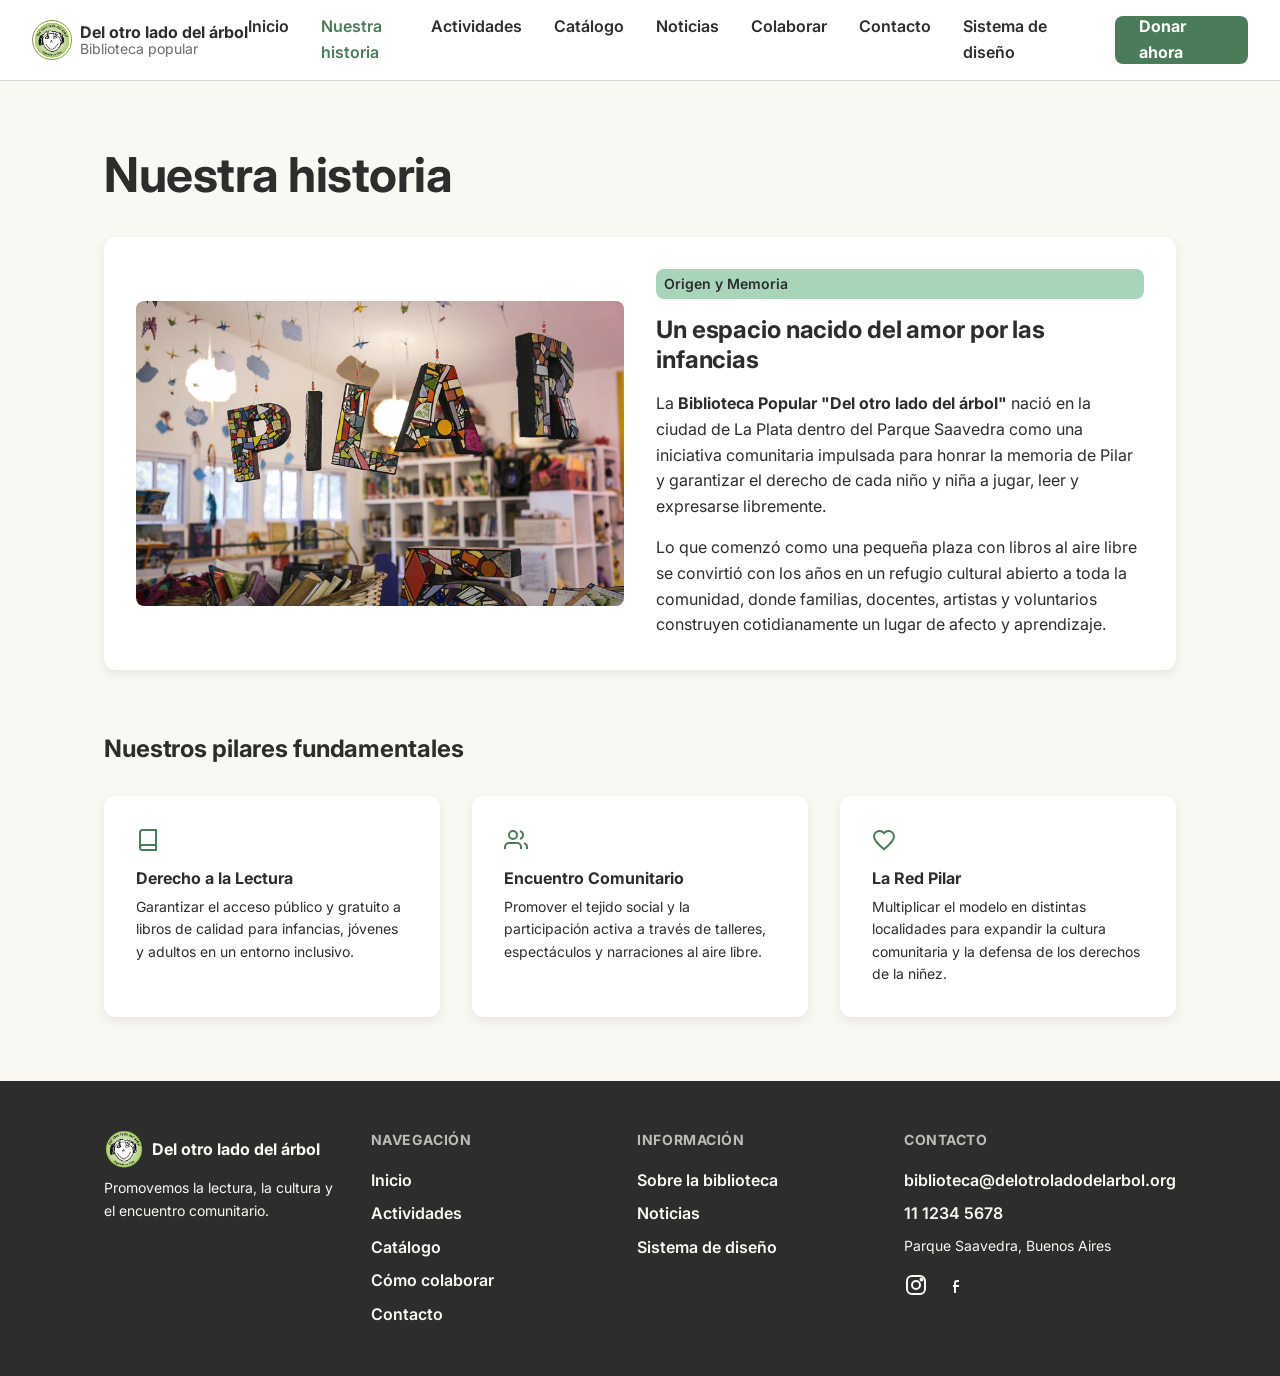
<file: historia.html>
<!DOCTYPE html>
<html lang="es">
<head>
  <meta charset="UTF-8">
  <meta name="viewport" content="width=device-width, initial-scale=1.0">
  <title>Biblioteca Del otro lado del árbol — Nuestra historia</title>
  <meta name="description" content="Conocé la historia de la Biblioteca Popular Del otro lado del árbol en el Parque Saavedra. Nuestro origen, la Red Pilar y nuestros valores comunitarios.">

  <link rel="icon" href="favicon.ico" sizes="any">
  <link rel="icon" type="image/svg+xml" href="img/logo-mark.svg">

  <link rel="preconnect" href="https://fonts.googleapis.com">
  <link rel="preconnect" href="https://fonts.gstatic.com" crossorigin>
  <link href="https://fonts.googleapis.com/css2?family=Inter:wght@400;600;700&display=swap" rel="stylesheet">

  <link rel="stylesheet" href="css/style.css">
</head>
<body>

  <a class="skip-link" id="skip-to-content-link" href="#main">Saltar al contenido principal</a>

  <!-- ============ HEADER (organismo .header) ============ -->
  <header class="header" id="main-header">
    <div class="header__inner" id="header-inner-container">
      <a class="header__logo" id="header-brand-logo" href="index.html">
        <img class="header__logo-mark" id="header-logo-image" src="img/logo.png" alt="Logotipo Biblioteca Del otro lado del árbol" width="44" height="44" style="border-radius: 50%; object-fit: cover; border: 1.5px solid var(--color-primario, #8C9A3E);" referrerPolicy="no-referrer">
        <span class="header__logo-text" id="header-logo-text-block">
          <span>Del otro lado del árbol</span>
          <span class="header__logo-tagline">Biblioteca popular</span>
        </span>
      </a>

      <input type="checkbox" id="nav-toggle">
      <label class="header__toggle" id="header-nav-toggle-label" for="nav-toggle" aria-label="Abrir menú de navegación">
        <span></span><span></span><span></span>
      </label>

      <nav class="header__nav" id="main-navigation" aria-label="Navegación principal">
        <ul class="header__nav-list" id="main-nav-list">
          <li><a class="header__nav-link" id="nav-link-inicio" href="index.html">Inicio</a></li>
          <li><a class="header__nav-link" id="nav-link-historia" href="historia.html" aria-current="page">Nuestra historia</a></li>
          <li><a class="header__nav-link" id="nav-link-actividades" href="actividades.html">Actividades</a></li>
          <li><a class="header__nav-link" id="nav-link-catalogo" href="catalogo.html">Catálogo</a></li>
          <li><a class="header__nav-link" id="nav-link-noticias" href="noticias.html">Noticias</a></li>
          <li><a class="header__nav-link" id="nav-link-colaboracion" href="colaboracion.html">Colaborar</a></li>
          <li><a class="header__nav-link" id="nav-link-contacto" href="contacto.html">Contacto</a></li>
          <li><a class="header__nav-link" id="nav-link-design-system" href="design-system.html">Sistema de diseño</a></li>
        </ul>
        <a class="btn header__cta" id="header-donate-button" href="colaboracion.html">Donar ahora</a>
      </nav>
    </div>
  </header>

  <main id="main">

    <div class="page-grid" id="historia-page-grid">

      <!-- ============ SECCIÓN HISTORIA PRINCIPAL (organismo .history-section) ============ -->
      <section class="history-section" id="historia-intro-section" aria-labelledby="historia-origen-title">
        
        <div class="activities-section__header" id="historia-main-header">
          <h1 class="heading heading--display" id="historia-main-heading">Nuestra historia</h1>
        </div>

        <!-- Bloque de introducción con imagen y texto -->
        <article class="history-section__intro" id="historia-origen-article">
          <img class="img history-section__image" id="historia-origen-img" src="img/pilar.jpg" alt="Integrantes y voluntarias de la biblioteca en una jornada cultural en el Parque Saavedra" referrerPolicy="no-referrer">
          <div class="history-section__body" id="historia-origen-body">
            <span class="label label--tag" id="historia-origen-tag">Origen y Memoria</span>
            <h2 class="heading heading--lg" id="historia-origen-title">Un espacio nacido del amor por las infancias</h2>
            <p class="text" id="historia-origen-p1">
              La <strong>Biblioteca Popular "Del otro lado del árbol"</strong> nació en la ciudad de La Plata dentro del Parque Saavedra como una iniciativa comunitaria impulsada para honrar la memoria de Pilar y garantizar el derecho de cada niño y niña a jugar, leer y expresarse libremente.
            </p>
            <p class="text" id="historia-origen-p2">
              Lo que comenzó como una pequeña plaza con libros al aire libre se convirtió con los años en un refugio cultural abierto a toda la comunidad, donde familias, docentes, artistas y voluntarios construyen cotidianamente un lugar de afecto y aprendizaje.
            </p>
          </div>
        </article>

        <!-- Grilla de Pilares e Identidad (Red Pilar) -->
        <div class="activities-section__header" id="historia-pilares-header">
          <h2 class="heading heading--lg" id="historia-pilares-title">Nuestros pilares fundamentales</h2>
        </div>

        <div class="history-section__grid" id="historia-pilares-grid">

          <article class="history-card" id="historia-card-1">
            <span class="icon" id="historia-card-icon-1" aria-hidden="true" style="color: var(--color-accion); margin-bottom: var(--space-xs);">
              <svg viewBox="0 0 24 24"><path d="M4 19.5A2.5 2.5 0 0 1 6.5 17H20"/><path d="M6.5 2H20v20H6.5A2.5 2.5 0 0 1 4 19.5v-15A2.5 2.5 0 0 1 6.5 2z"/></svg>
            </span>
            <h3 class="heading heading--base" id="historia-card-title-1">Derecho a la Lectura</h3>
            <p class="text text--small" id="historia-card-desc-1">Garantizar el acceso público y gratuito a libros de calidad para infancias, jóvenes y adultos en un entorno inclusivo.</p>
          </article>

          <article class="history-card" id="historia-card-2">
            <span class="icon" id="historia-card-icon-2" aria-hidden="true" style="color: var(--color-accion); margin-bottom: var(--space-xs);">
              <svg viewBox="0 0 24 24"><path d="M17 21v-2a4 4 0 0 0-4-4H5a4 4 0 0 0-4 4v2"/><circle cx="9" cy="7" r="4"/><path d="M23 21v-2a4 4 0 0 0-3-3.87"/><path d="M16 3.13a4 4 0 0 1 0 7.75"/></svg>
            </span>
            <h3 class="heading heading--base" id="historia-card-title-2">Encuentro Comunitario</h3>
            <p class="text text--small" id="historia-card-desc-2">Promover el tejido social y la participación activa a través de talleres, espectáculos y narraciones al aire libre.</p>
          </article>

          <article class="history-card" id="historia-card-3">
            <span class="icon" id="historia-card-icon-3" aria-hidden="true" style="color: var(--color-accion); margin-bottom: var(--space-xs);">
              <svg viewBox="0 0 24 24"><path d="M12 21.35l-1.45-1.32C5.4 15.36 2 12.28 2 8.5 2 5.42 4.42 3 7.5 3c1.74 0 3.41.81 4.5 2.09C13.09 3.81 14.76 3 16.5 3 19.58 3 22 5.42 22 8.5c0 3.78-3.4 6.86-8.55 11.54L12 21.35z"/></svg>
            </span>
            <h3 class="heading heading--base" id="historia-card-title-3">La Red Pilar</h3>
            <p class="text text--small" id="historia-card-desc-3">Multiplicar el modelo en distintas localidades para expandir la cultura comunitaria y la defensa de los derechos de la niñez.</p>
          </article>

        </div>

      </section>

    </div>
  </main>

  <!-- ============ FOOTER (organismo .footer) ============ -->
  <footer class="footer" id="main-footer">
    <div class="container" id="footer-container">
      <div class="footer__grid" id="footer-grid">

        <div class="footer__brand" id="footer-brand-box">
          <a class="header__logo" id="footer-brand-logo" href="index.html">
            <img class="header__logo-mark" id="footer-logo-image" src="img/logo.png" alt="Logotipo Biblioteca Del otro lado del árbol" width="40" height="40">
            <span class="header__logo-text" id="footer-logo-text-block">
              <span class="heading heading--base" id="footer-brand-title">Del otro lado del árbol</span>
            </span>
          </a>
          <p class="text text--small" id="footer-brand-slogan">Promovemos la lectura, la cultura y el encuentro comunitario.</p>
        </div>

        <nav class="footer__col" id="footer-nav-col" aria-label="Navegación del pie de página">
          <span class="footer__col-title" id="footer-nav-title">Navegación</span>
          <ul class="footer__links" id="footer-nav-links">
            <li><a class="link" id="footer-link-inicio" href="index.html">Inicio</a></li>
            <li><a class="link" id="footer-link-actividades" href="actividades.html">Actividades</a></li>
            <li><a class="link" id="footer-link-catalogo" href="catalogo.html">Catálogo</a></li>
            <li><a class="link" id="footer-link-colaboracion" href="colaboracion.html">Cómo colaborar</a></li>
            <li><a class="link" id="footer-link-contacto" href="contacto.html">Contacto</a></li>
          </ul>
        </nav>

        <div class="footer__col" id="footer-info-col">
          <span class="footer__col-title" id="footer-info-title">Información</span>
          <ul class="footer__links" id="footer-info-links">
            <li><a class="link" id="footer-link-historia" href="historia.html">Sobre la biblioteca</a></li>
            <li><a class="link" id="footer-link-noticias" href="noticias.html">Noticias</a></li>
            <li><a class="link" id="footer-link-design-system" href="design-system.html">Sistema de diseño</a></li>
          </ul>
        </div>

        <div class="footer__col" id="footer-contact-col">
          <span class="footer__col-title" id="footer-contact-title">Contacto</span>
          <ul class="footer__links" id="footer-contact-links">
            <li><a class="link" id="footer-email-link" href="mailto:biblioteca@delotroladodelarbol.org">biblioteca@delotroladodelarbol.org</a></li>
            <li><a class="link" id="footer-phone-link" href="tel:+541112345678">11 1234 5678</a></li>
            <li class="text text--small" id="footer-address-text">Parque Saavedra, Buenos Aires</li>
          </ul>
          <div class="footer__social" id="footer-social-group">
            <a class="icon" id="footer-social-instagram" href="#" aria-label="Instagram">
              <svg viewBox="0 0 24 24"><rect x="3" y="3" width="18" height="18" rx="5"/><circle cx="12" cy="12" r="4"/><circle cx="17.5" cy="6.5" r="1"/></svg>
            </a>
            <a class="icon" id="footer-social-facebook" href="#" aria-label="Facebook">
              <svg viewBox="0 0 24 24"><path d="M15 8h-2a2 2 0 0 0-2 2v10M9 13h6"/></svg>
            </a>
          </div>
        </div>

      </div>
    </div>
  </footer>

</body>
</html>
</file>
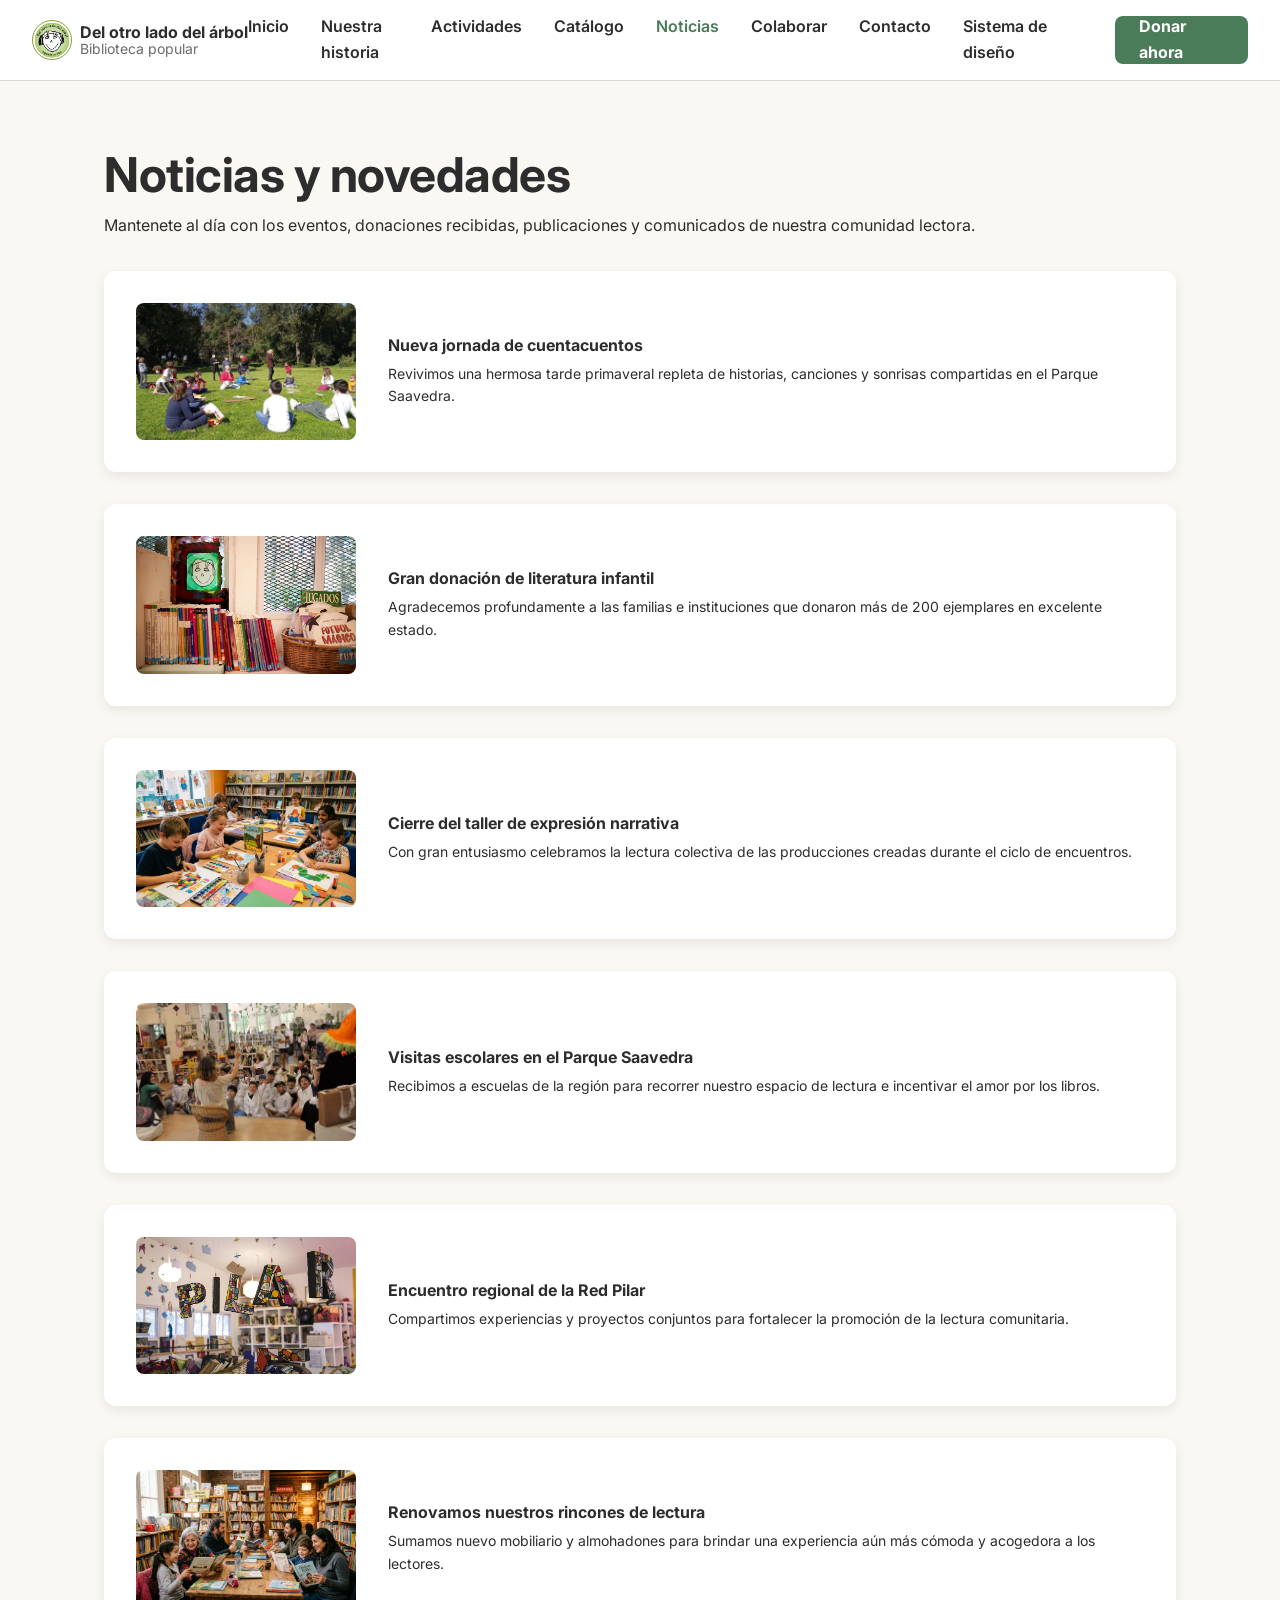
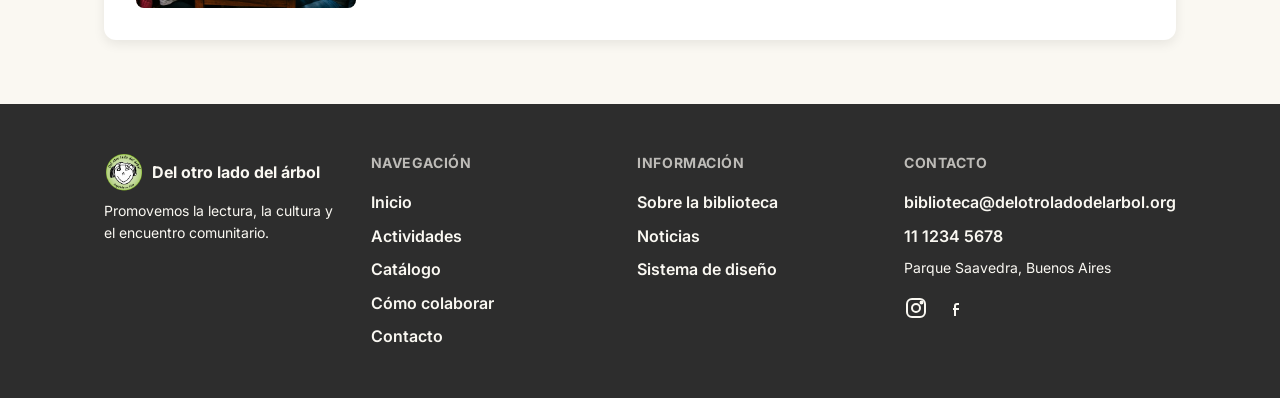
<file: noticias.html>
<!DOCTYPE html>
<html lang="es">
<head>
  <meta charset="UTF-8">
  <meta name="viewport" content="width=device-width, initial-scale=1.0">
  <title>Biblioteca Del otro lado del árbol — Noticias</title>
  <meta name="description" content="Novedades, anuncios institucionales, registros de eventos y noticias de la Biblioteca Popular Del otro lado del árbol.">

  <link rel="icon" href="favicon.ico" sizes="any">
  <link rel="icon" type="image/svg+xml" href="img/logo-mark.svg">

  <link rel="preconnect" href="https://fonts.googleapis.com">
  <link rel="preconnect" href="https://fonts.gstatic.com" crossorigin>
  <link href="https://fonts.googleapis.com/css2?family=Inter:wght@400;600;700&display=swap" rel="stylesheet">

  <link rel="stylesheet" href="css/style.css">
</head>
<body>

  <a class="skip-link" id="skip-to-content-link" href="#main">Saltar al contenido principal</a>

  <!-- ============ HEADER (organismo .header) ============ -->
  <header class="header" id="main-header">
    <div class="header__inner" id="header-inner-container">
      <a class="header__logo" id="header-brand-logo" href="index.html">
        <img class="header__logo-mark" id="header-logo-image" src="img/logo.png" alt="Logotipo Biblioteca Del otro lado del árbol" width="44" height="44" style="border-radius: 50%; object-fit: cover; border: 1.5px solid var(--color-primario, #8C9A3E);" referrerPolicy="no-referrer">
        <span class="header__logo-text" id="header-logo-text-block">
          <span>Del otro lado del árbol</span>
          <span class="header__logo-tagline">Biblioteca popular</span>
        </span>
      </a>

      <input type="checkbox" id="nav-toggle">
      <label class="header__toggle" id="header-nav-toggle-label" for="nav-toggle" aria-label="Abrir menú de navegación">
        <span></span><span></span><span></span>
      </label>

      <nav class="header__nav" id="main-navigation" aria-label="Navegación principal">
        <ul class="header__nav-list" id="main-nav-list">
          <li><a class="header__nav-link" id="nav-link-inicio" href="index.html">Inicio</a></li>
          <li><a class="header__nav-link" id="nav-link-historia" href="historia.html">Nuestra historia</a></li>
          <li><a class="header__nav-link" id="nav-link-actividades" href="actividades.html">Actividades</a></li>
          <li><a class="header__nav-link" id="nav-link-catalogo" href="catalogo.html">Catálogo</a></li>
          <li><a class="header__nav-link" id="nav-link-noticias" href="noticias.html" aria-current="page">Noticias</a></li>
          <li><a class="header__nav-link" id="nav-link-colaboracion" href="colaboracion.html">Colaborar</a></li>
          <li><a class="header__nav-link" id="nav-link-contacto" href="contacto.html">Contacto</a></li>
          <li><a class="header__nav-link" id="nav-link-design-system" href="design-system.html">Sistema de diseño</a></li>
        </ul>
        <a class="btn header__cta" id="header-donate-button" href="colaboracion.html">Donar ahora</a>
      </nav>
    </div>
  </header>

  <main id="main">

    <div class="page-grid" id="noticias-page-grid">

      <!-- ============ SECCIÓN NOTICIAS (organismo .news-section) ============ -->
      <section class="news-section" id="noticias-main-section" aria-labelledby="noticias-title">

        <!-- Encabezado descriptivo de noticias -->
        <div class="news-section__header" id="noticias-main-header" style="flex-direction: column; align-items: flex-start; gap: var(--space-xs);">
          <h1 class="heading heading--display" id="noticias-title">Noticias y novedades</h1>
          <p class="text" id="noticias-lead-text">Mantenete al día con los eventos, donaciones recibidas, publicaciones y comunicados de nuestra comunidad lectora.</p>
        </div>

        <!-- Grilla de tarjetas de noticias (.news-card) -->
        <div class="news-section__grid" id="noticias-cards-grid">

          <article class="news-card" id="noticia-card-1">
            <img class="img news-card__image" id="noticia-img-1" src="img/airelibre.webp" alt="Chicas y chicos reunidos en el jardín escuchando cuentos al aire libre" referrerPolicy="no-referrer">
            <div class="news-card__body" id="noticia-body-1">
              <h2 class="heading heading--base" id="noticia-title-1">Nueva jornada de cuentacuentos</h2>
              <p class="text text--small" id="noticia-desc-1">Revivimos una hermosa tarde primaveral repleta de historias, canciones y sonrisas compartidas en el Parque Saavedra.</p>
            </div>
          </article>

          <article class="news-card" id="noticia-card-2">
            <img class="img news-card__image" id="noticia-img-2" src="img/donacion.jpg" alt="Voluntarios clasificando cajas de libros donados" referrerPolicy="no-referrer">
            <div class="news-card__body" id="noticia-body-2">
              <h2 class="heading heading--base" id="noticia-title-2">Gran donación de literatura infantil</h2>
              <p class="text text--small" id="noticia-desc-2">Agradecemos profundamente a las familias e instituciones que donaron más de 200 ejemplares en excelente estado.</p>
            </div>
          </article>

          <article class="news-card" id="noticia-card-3">
            <img class="img news-card__image" id="noticia-img-3" src="img/activity-plastica.jpg" alt="Participantes compartiendo sus producciones en el taller creativo" referrerPolicy="no-referrer">
            <div class="news-card__body" id="noticia-body-3">
              <h2 class="heading heading--base" id="noticia-title-3">Cierre del taller de expresión narrativa</h2>
              <p class="text text--small" id="noticia-desc-3">Con gran entusiasmo celebramos la lectura colectiva de las producciones creadas durante el ciclo de encuentros.</p>
            </div>
          </article>

          <article class="news-card" id="noticia-card-4">
            <img class="img news-card__image" id="noticia-img-4" src="img/evento2.webp" alt="Visita guiada de estudiantes de escuela primaria a la biblioteca" referrerPolicy="no-referrer">
            <div class="news-card__body" id="noticia-body-4">
              <h2 class="heading heading--base" id="noticia-title-4">Visitas escolares en el Parque Saavedra</h2>
              <p class="text text--small" id="noticia-desc-4">Recibimos a escuelas de la región para recorrer nuestro espacio de lectura e incentivar el amor por los libros.</p>
            </div>
          </article>

          <article class="news-card" id="noticia-card-5">
            <img class="img news-card__image" id="noticia-img-5" src="img/pilar.jpg" alt="Encuentro de bibliotecas populares y representantes comunitarios" referrerPolicy="no-referrer">
            <div class="news-card__body" id="noticia-body-5">
              <h2 class="heading heading--base" id="noticia-title-5">Encuentro regional de la Red Pilar</h2>
              <p class="text text--small" id="noticia-desc-5">Compartimos experiencias y proyectos conjuntos para fortalecer la promoción de la lectura comunitaria.</p>
            </div>
          </article>

          <article class="news-card" id="noticia-card-6">
            <img class="img news-card__image" id="noticia-img-6" src="img/activity-lectura.jpg" alt="Nuevas estanterías y mobiliario de lectura instalados en la biblioteca" referrerPolicy="no-referrer">
            <div class="news-card__body" id="noticia-body-6">
              <h2 class="heading heading--base" id="noticia-title-6">Renovamos nuestros rincones de lectura</h2>
              <p class="text text--small" id="noticia-desc-6">Sumamos nuevo mobiliario y almohadones para brindar una experiencia aún más cómoda y acogedora a los lectores.</p>
            </div>
          </article>

        </div>

      </section>

    </div>
  </main>

  <!-- ============ FOOTER (organismo .footer) ============ -->
  <footer class="footer" id="main-footer">
    <div class="container" id="footer-container">
      <div class="footer__grid" id="footer-grid">

        <div class="footer__brand" id="footer-brand-box">
          <a class="header__logo" id="footer-brand-logo" href="index.html">
            <img class="header__logo-mark" id="footer-logo-image" src="img/logo.png" alt="Logotipo Biblioteca Del otro lado del árbol" width="40" height="40">
            <span class="header__logo-text" id="footer-logo-text-block">
              <span class="heading heading--base" id="footer-brand-title">Del otro lado del árbol</span>
            </span>
          </a>
          <p class="text text--small" id="footer-brand-slogan">Promovemos la lectura, la cultura y el encuentro comunitario.</p>
        </div>

        <nav class="footer__col" id="footer-nav-col" aria-label="Navegación del pie de página">
          <span class="footer__col-title" id="footer-nav-title">Navegación</span>
          <ul class="footer__links" id="footer-nav-links">
            <li><a class="link" id="footer-link-inicio" href="index.html">Inicio</a></li>
            <li><a class="link" id="footer-link-actividades" href="actividades.html">Actividades</a></li>
            <li><a class="link" id="footer-link-catalogo" href="catalogo.html">Catálogo</a></li>
            <li><a class="link" id="footer-link-colaboracion" href="colaboracion.html">Cómo colaborar</a></li>
            <li><a class="link" id="footer-link-contacto" href="contacto.html">Contacto</a></li>
          </ul>
        </nav>

        <div class="footer__col" id="footer-info-col">
          <span class="footer__col-title" id="footer-info-title">Información</span>
          <ul class="footer__links" id="footer-info-links">
            <li><a class="link" id="footer-link-historia" href="historia.html">Sobre la biblioteca</a></li>
            <li><a class="link" id="footer-link-noticias" href="noticias.html">Noticias</a></li>
            <li><a class="link" id="footer-link-design-system" href="design-system.html">Sistema de diseño</a></li>
          </ul>
        </div>

        <div class="footer__col" id="footer-contact-col">
          <span class="footer__col-title" id="footer-contact-title">Contacto</span>
          <ul class="footer__links" id="footer-contact-links">
            <li><a class="link" id="footer-email-link" href="mailto:biblioteca@delotroladodelarbol.org">biblioteca@delotroladodelarbol.org</a></li>
            <li><a class="link" id="footer-phone-link" href="tel:+541112345678">11 1234 5678</a></li>
            <li class="text text--small" id="footer-address-text">Parque Saavedra, Buenos Aires</li>
          </ul>
          <div class="footer__social" id="footer-social-group">
            <a class="icon" id="footer-social-instagram" href="#" aria-label="Instagram">
              <svg viewBox="0 0 24 24"><rect x="3" y="3" width="18" height="18" rx="5"/><circle cx="12" cy="12" r="4"/><circle cx="17.5" cy="6.5" r="1"/></svg>
            </a>
            <a class="icon" id="footer-social-facebook" href="#" aria-label="Facebook">
              <svg viewBox="0 0 24 24"><path d="M15 8h-2a2 2 0 0 0-2 2v10M9 13h6"/></svg>
            </a>
          </div>
        </div>

      </div>
    </div>
  </footer>

</body>
</html>
</file>
<file: css/style.css>
/* ==========================================================================
   BIBLIOTECA POPULAR "DEL OTRO LADO DEL ÁRBOL"
   Hoja de estilos principal — HTML5 + CSS3 puro (sin frameworks)
   Metodología: Atomic Design + BEM
   Enfoque: Mobile First

   Índice
   1. Custom properties (design tokens)
   2. Reset y estilos base
   3. Layout — Grid macro (mobile first, breakpoints 375 / 768 / 1280)
   4. Átomos
   5. Moléculas
   6. Organismos
   7. Container Queries (Activity Card)
   8. Utilidades y accesibilidad
   ========================================================================== */


/* ==========================================================================
   1. CUSTOM PROPERTIES — DESIGN TOKENS
   Fuente: Etapa 2 — Diseño del sistema
   ========================================================================== */

:root {
  /* --- Color --- */
  --color-accion: #4A7C59;
  --color-destacado: #F4A259;
  --color-apoyo: #A8D5BA;
  --color-fondo: #FAF8F2;
  --color-superficie: #FFFFFF;
  --color-texto: #2D2D2D;
  --color-borde: #D9D9D9;

  /* Color de estado — validación de formularios */
  --color-error: #C0392B;

  /* --- Tipografía --- */
  --font-family-base: 'Inter', -apple-system, BlinkMacSystemFont, 'Segoe UI', sans-serif;
  --font-size-small: 0.875rem;   /* 14px */
  --font-size-base: 1rem;        /* 16px */
  --font-size-large: 1.35rem;    /* 21.6px mobile */
  --font-size-display: 1.85rem;  /* 29.6px mobile */
  --font-weight-regular: 400;
  --font-weight-semibold: 600;
  --font-weight-bold: 700;

  /* --- Espaciado (escala modular) --- */
  --space-xs: 8px;
  --space-sm: 16px;
  --space-md: 32px;
  --space-lg: 64px;

  /* --- Bordes y sombras --- */
  --radius-sm: 8px;
  --radius-md: 12px;
  --shadow-card: 0 4px 12px rgba(0, 0, 0, .08);

  /* --- Layout / contenedor --- */
  --container-max-width: 1200px;

  /* --- Tokens de componente --- */
  --control-height: 48px;              /* Botón, Input, Search Bar */
  --header-height: 80px;
  --card-padding-activity: 24px;       /* Activity Card */
  --card-gap-book: 12px;               /* Book Card */
  --card-gap-news: 10px;               /* News Card */
  --footer-padding-y: 48px;
  --contact-max-width: 800px;
  --icon-size: 24px;

  /* --- Grid macro — mobile first (375px) --- */
  --grid-columns: 1;
  --grid-margin: var(--space-sm);   /* 16px */
  --grid-gap: var(--space-sm);      /* 16px */
}

/* Tablet — 768px */
@media (min-width: 768px) {
  :root {
    --font-size-large: 1.5rem;      /* 24px */
    --font-size-display: 2.5rem;    /* 40px */
    --grid-columns: 6;
    --grid-margin: var(--space-md); /* 32px */
    --grid-gap: 24px;
  }
}

/* Desktop — 1024px */
@media (min-width: 1024px) {
  :root {
    --font-size-display: 3rem;      /* 48px */
  }
}

/* Desktop — 1280px */
@media (min-width: 1280px) {
  :root {
    --grid-columns: 12;
    --grid-margin: var(--space-lg); /* 64px */
    --grid-gap: var(--space-md);    /* 32px */
  }
}


/* ==========================================================================
   2. RESET Y ESTILOS BASE
   ========================================================================== */

*,
*::before,
*::after {
  box-sizing: border-box;
}

html {
  scroll-behavior: smooth;
}

body {
  margin: 0;
  min-height: 100vh;
  font-family: var(--font-family-base);
  font-size: var(--font-size-base);
  font-weight: var(--font-weight-regular);
  line-height: 1.6;
  color: var(--color-texto);
  background-color: var(--color-fondo);
}

ul, ol {
  list-style: none;
  margin: 0;
  padding: 0;
}

img, svg {
  display: block;
  max-width: 100%;
}

a {
  color: inherit;
  text-decoration: none;
}

button, input, textarea {
  font: inherit;
  color: inherit;
}

h1, h2, h3, h4, h5, h6, p {
  margin: 0;
}

/* Foco visible consistente para navegación por teclado */
:focus-visible {
  outline: 3px solid var(--color-accion);
  outline-offset: 2px;
}


/* ==========================================================================
   3. LAYOUT — GRID MACRO
   ========================================================================== */

.container {
  width: 100%;
  max-width: var(--container-max-width);
  margin-inline: auto;
  padding-inline: var(--grid-margin);
}

.page-grid {
  display: grid;
  grid-template-columns: repeat(var(--grid-columns), 1fr);
  gap: var(--grid-gap);
  width: 100%;
  max-width: var(--container-max-width);
  margin-inline: auto;
  padding-inline: var(--grid-margin);
}

.page-grid > * {
  grid-column: 1 / -1;
}


/* ==========================================================================
   4. ÁTOMOS
   ========================================================================== */

/* --- Botón (.btn) --- */
.btn {
  display: inline-flex;
  align-items: center;
  justify-content: center;
  height: var(--control-height);
  padding: 12px 24px;
  border: none;
  border-radius: var(--radius-sm);
  font-family: var(--font-family-base);
  font-weight: var(--font-weight-bold);
  font-size: var(--font-size-base);
  color: var(--color-superficie);
  background-color: var(--color-accion);
  cursor: pointer;
  transition: filter .15s ease, transform .05s ease;
}

.btn:hover {
  filter: brightness(0.92);
}

.btn:active {
  transform: translateY(1px);
}

.btn:focus-visible {
  outline: 3px solid var(--color-texto);
  outline-offset: 2px;
}

.btn:disabled {
  opacity: .5;
  cursor: not-allowed;
  pointer-events: none;
}

.btn--secondary {
  background-color: var(--color-destacado);
}

/* --- Campo de texto (.input) --- */
.input {
  display: block;
  width: 100%;
  height: var(--control-height);
  padding: 12px 16px;
  border: 1px solid var(--color-borde);
  border-radius: var(--radius-sm);
  background-color: var(--color-superficie);
  font-size: var(--font-size-base);
  color: var(--color-texto);
}

.input::placeholder {
  color: var(--color-texto);
  opacity: .5;
}

.input:focus-visible {
  outline: none;
  border-color: var(--color-accion);
  box-shadow: 0 0 0 3px rgba(74, 124, 89, .15);
}

textarea.input {
  height: auto;
  min-height: 120px;
  resize: vertical;
}

.input--error {
  border-color: var(--color-error);
}

.input__error-message {
  display: block;
  margin-top: var(--space-xs);
  font-size: var(--font-size-small);
  color: var(--color-error);
}

/* --- Etiqueta (.label) --- */
.label {
  display: inline-block;
  margin-bottom: var(--space-xs);
  font-size: var(--font-size-small);
  font-weight: var(--font-weight-semibold);
  color: var(--color-texto);
}

.label--tag {
  margin-bottom: 0;
  padding: 4px var(--space-xs);
  border-radius: var(--radius-sm);
  background-color: var(--color-apoyo);
  color: var(--color-texto);
}

/* --- Ícono (.icon) --- */
.icon {
  display: inline-flex;
  align-items: center;
  justify-content: center;
  width: var(--icon-size);
  height: var(--icon-size);
  flex-shrink: 0;
  color: currentColor;
}

.icon svg {
  width: 100%;
  height: 100%;
  fill: none;
  stroke: currentColor;
  stroke-width: 2;
}

/* --- Imagen (.img) --- */
.img {
  display: block;
  width: 100%;
  height: auto;
  object-fit: cover;
  background-color: var(--color-apoyo);
}

/* --- Título (.heading) --- */
.heading {
  font-family: var(--font-family-base);
  font-weight: var(--font-weight-bold);
  line-height: 1.25;
  color: var(--color-texto);
  overflow-wrap: break-word;
  word-break: break-word;
}

.heading--display {
  font-size: var(--font-size-display);
  letter-spacing: -0.01em;
}

.heading--lg {
  font-size: var(--font-size-large);
  letter-spacing: -0.005em;
}

.heading--base {
  font-size: var(--font-size-base);
}

/* --- Texto / párrafo (.text) --- */
.text {
  font-family: var(--font-family-base);
  font-weight: var(--font-weight-regular);
  font-size: var(--font-size-base);
  line-height: 1.6;
  color: var(--color-texto);
}

.text--small {
  font-size: var(--font-size-small);
}

/* --- Link (.link) --- */
.link {
  display: inline-flex;
  align-items: center;
  gap: var(--space-xs);
  font-weight: var(--font-weight-semibold);
  color: var(--color-accion);
}

.link:hover {
  text-decoration: underline;
}


/* ==========================================================================
   5. MOLÉCULAS
   ========================================================================== */

/* --- Barra de búsqueda (.search-bar) --- */
.search-bar {
  display: flex;
  align-items: center;
  gap: var(--space-xs);
  height: var(--control-height);
}

.search-bar .input {
  flex: 1;
}

.search-bar__button {
  display: inline-flex;
  align-items: center;
  justify-content: center;
  width: var(--control-height);
  height: var(--control-height);
  flex-shrink: 0;
  border: none;
  border-radius: var(--radius-sm);
  background-color: var(--color-accion);
  color: var(--color-superficie);
  cursor: pointer;
}

.search-bar__button:hover {
  filter: brightness(0.92);
}

/* --- Tarjeta de actividad (.activity-card) --- */
.activity-card {
  display: flex;
  flex-direction: column;
  gap: var(--space-sm);
  padding: var(--space-sm);
  background-color: var(--color-superficie);
  border-radius: var(--radius-md);
  box-shadow: var(--shadow-card);
}

.activity-card__image {
  border-radius: var(--radius-sm);
  aspect-ratio: 16 / 10;
  width: 100%;
  object-fit: cover;
}

.activity-card__meta {
  display: flex;
  align-items: center;
  gap: var(--space-xs);
  color: var(--color-texto);
}

.activity-card__body {
  display: flex;
  flex-direction: column;
  gap: var(--space-xs);
  flex: 1;
}

/* --- Tarjeta de libro (.book-card) --- */
.book-card {
  display: flex;
  flex-direction: column;
  gap: var(--card-gap-book);
  padding: var(--space-sm);
  background-color: var(--color-superficie);
  border-radius: var(--radius-md);
}

.book-card__image {
  border-radius: var(--radius-sm);
  aspect-ratio: 3 / 4;
}

/* --- Tarjeta de noticia (.news-card) --- */
.news-card {
  display: flex;
  flex-direction: row;
  align-items: center;
  gap: var(--space-md);
  padding: var(--space-md);
  background-color: var(--color-superficie);
  border-radius: var(--radius-md);
  box-shadow: var(--shadow-card);
}

.news-card__image {
  border-radius: var(--radius-sm);
  aspect-ratio: 16 / 10;
  width: 35%;
  min-width: 110px;
  max-width: 220px;
  object-fit: cover;
  flex-shrink: 0;
}

.news-card__body {
  display: flex;
  flex-direction: column;
  gap: var(--space-xs);
  flex: 1;
  justify-content: center;
}

/* --- Campo de formulario (.form-field) --- */
.form-field {
  display: flex;
  flex-direction: column;
}

/* --- Mensaje de respuesta y validación (.form-feedback) --- */
.form-feedback {
  display: none;
  align-items: center;
  gap: var(--space-xs);
  padding: var(--space-xs) var(--space-sm);
  border-radius: var(--radius-sm);
  font-size: var(--text-sm);
  line-height: var(--line-height-body);
  margin-top: var(--space-xs);
  transition: all 0.2s ease;
}

.form-feedback--active {
  display: flex;
}

.form-feedback--loading {
  background-color: var(--color-superficie);
  color: var(--color-texto);
  border: 1px solid var(--color-borde);
}

.form-feedback--success {
  background-color: #e6f4ea;
  color: #137333;
  border: 1px solid #ceead6;
}

.form-feedback--error {
  background-color: #fce8e6;
  color: #c5221f;
  border: 1px solid #fad2cf;
}

@keyframes spin {
  from { transform: rotate(0deg); }
  to { transform: rotate(360deg); }
}


/* ==========================================================================
   6. ORGANISMOS
   ========================================================================== */

/* --- Header (.header) --- */
.header {
  background-color: var(--color-superficie);
  border-bottom: 1px solid var(--color-borde);
  position: sticky;
  top: 0;
  z-index: 10;
}

.header__inner {
  display: flex;
  align-items: center;
  justify-content: space-between;
  height: var(--header-height);
  padding-inline: var(--space-md);
}

/* --- Marca (.brand) --- */
.brand {
  display: flex;
  align-items: center;
  gap: var(--space-xs);
  font-weight: var(--font-weight-bold);
}

.brand__mark {
  width: 40px;
  height: 40px;
}

.brand__text {
  display: flex;
  flex-direction: column;
  line-height: 1.15;
}

.brand__tagline {
  font-size: var(--font-size-small);
  font-weight: var(--font-weight-regular);
  color: var(--color-texto);
  opacity: .7;
}

/* Header logo styles matching user design system */
.header__logo {
  display: flex;
  align-items: center;
  gap: var(--space-xs);
  font-weight: var(--font-weight-bold);
}

.header__logo-mark {
  width: 40px;
  height: 40px;
}

.header__logo-text {
  display: flex;
  flex-direction: column;
  line-height: 1.15;
}

.header__logo-tagline {
  font-size: var(--font-size-small);
  font-weight: var(--font-weight-regular);
  color: var(--color-texto);
  opacity: .7;
}

.header__toggle {
  display: inline-flex;
  flex-direction: column;
  justify-content: center;
  gap: 5px;
  width: 40px;
  height: 40px;
  cursor: pointer;
}

.header__toggle span {
  display: block;
  height: 2px;
  background-color: var(--color-texto);
}

#nav-toggle {
  position: absolute;
  opacity: 0;
  pointer-events: none;
}

.header__nav {
  position: absolute;
  top: var(--header-height);
  left: 0;
  right: 0;
  display: flex;
  flex-direction: column;
  gap: var(--space-sm);
  padding: var(--space-md);
  background-color: var(--color-superficie);
  border-bottom: 1px solid var(--color-borde);
  max-height: 0;
  overflow: hidden;
  transition: max-height .2s ease;
}

#nav-toggle:checked ~ .header__nav {
  max-height: 400px;
}

.header__nav-list {
  display: flex;
  flex-direction: column;
  gap: var(--space-sm);
}

.header__nav-link {
  font-weight: var(--font-weight-semibold);
}

.header__nav-link:hover {
  color: var(--color-accion);
}

.header__nav-link[aria-current="page"] {
  color: var(--color-accion);
}

.header__cta {
  display: none;
}

@media (min-width: 1024px) {
  .header__toggle {
    display: none;
  }

  .header__nav {
    position: static;
    max-height: none;
    overflow: visible;
    flex-direction: row;
    align-items: center;
    justify-content: flex-end;
    gap: var(--space-md);
    padding: 0;
    border-bottom: none;
    flex: 1;
  }

  .header__nav-list {
    flex-direction: row;
    gap: var(--space-md);
  }

  .header__cta {
    display: inline-flex;
    margin-left: var(--space-md);
  }
}

/* --- Hero (.hero) --- */
.hero {
  position: relative;
  display: grid;
  align-items: center;
  min-height: 420px;
  padding-block: var(--space-lg);
  overflow: hidden;
  color: var(--color-superficie);
}

.hero__media {
  position: absolute;
  inset: 0;
  width: 100%;
  height: 100%;
  object-fit: cover;
  z-index: 0;
}

.hero::after {
  content: "";
  position: absolute;
  inset: 0;
  background: linear-gradient(90deg, rgba(45, 45, 45, .72) 0%, rgba(45, 45, 45, .35) 65%, rgba(45, 45, 45, .15) 100%);
  z-index: 1;
}

.hero__content {
  position: relative;
  z-index: 2;
  display: flex;
  flex-direction: column;
  align-items: flex-start;
  gap: var(--space-sm);
  max-width: 640px;
  padding-inline: var(--grid-margin);
}

.hero__content .heading,
.hero__content .text {
  color: var(--color-superficie);
}

.hero__actions {
  display: flex;
  flex-wrap: wrap;
  gap: var(--space-sm);
  margin-top: var(--space-xs);
}

/* --- Secciones de contenido --- */
.activities-section,
.catalog-section,
.news-section,
.history-section {
  padding-block: var(--space-lg);
}

.history-section__intro {
  display: grid;
  grid-template-columns: 1fr;
  gap: var(--space-md);
  margin-bottom: var(--space-lg);
  background-color: var(--color-superficie);
  padding: var(--space-md);
  border-radius: var(--radius-md);
  box-shadow: var(--shadow-card);
}

.history-section__image {
  border-radius: var(--radius-sm);
  aspect-ratio: 16 / 10;
}

.history-section__body {
  display: flex;
  flex-direction: column;
  gap: var(--space-sm);
}

.history-section__grid {
  display: grid;
  grid-template-columns: 1fr;
  gap: var(--space-md);
}

.history-card {
  display: flex;
  flex-direction: column;
  gap: var(--space-xs);
  padding: var(--space-md);
  background-color: var(--color-superficie);
  border-radius: var(--radius-md);
  box-shadow: var(--shadow-card);
}

@media (min-width: 768px) {
  .history-section__intro {
    grid-template-columns: 1fr 1fr;
    align-items: center;
  }

  .history-section__grid {
    grid-template-columns: repeat(3, 1fr);
  }
}

.activities-section__header,
.catalog-section__header,
.news-section__header {
  display: flex;
  align-items: baseline;
  justify-content: space-between;
  gap: var(--space-sm);
  margin-bottom: var(--space-md);
}

.activities-section__grid {
  display: grid;
  grid-template-columns: 1fr;
  gap: var(--space-md);
}

.news-section__grid {
  display: grid;
  grid-template-columns: 1fr;
  gap: var(--space-md);
}

.catalog-section__grid {
  display: grid;
  grid-template-columns: repeat(2, 1fr);
  gap: var(--space-md);
}

@media (min-width: 768px) {
  .activities-section__grid {
    grid-template-columns: repeat(2, 1fr);
  }

  .catalog-section__grid {
    grid-template-columns: repeat(3, 1fr);
  }
}

@media (min-width: 1280px) {
  .activities-section__grid {
    grid-template-columns: repeat(3, 1fr);
  }

  .catalog-section__grid {
    grid-template-columns: repeat(4, 1fr);
  }
}

/* --- Contacto y Colaboración (.contact-section) --- */
.contact-section {
  padding-block: var(--space-lg);
  width: 100%;
}

.contact-section__inner {
  width: 100%;
}

.contact-section__header {
  margin-bottom: var(--space-md);
}

.contact-section__form {
  display: flex;
  flex-direction: column;
  gap: var(--space-sm);
}

.form-grid-2col {
  display: grid;
  grid-template-columns: 1fr;
  gap: var(--space-sm);
}

@media (min-width: 768px) {
  .form-grid-2col {
    grid-template-columns: 1fr 1fr;
  }
}

.colaboracion-cards-grid {
  display: grid;
  grid-template-columns: 1fr;
  gap: var(--space-md);
  margin-bottom: var(--space-lg);
}

@media (min-width: 768px) {
  .colaboracion-cards-grid {
    grid-template-columns: repeat(3, 1fr);
  }
}

.contact-grid {
  display: grid;
  grid-template-columns: 1fr;
  gap: var(--space-lg);
  width: 100%;
}

@media (min-width: 768px) {
  .contact-grid {
    grid-template-columns: 1fr 1fr;
    align-items: start;
  }
}

.contact-info-card {
  display: flex;
  flex-direction: column;
  gap: var(--space-md);
  padding: var(--space-md);
  background-color: var(--color-superficie);
  border: 1px solid var(--color-borde);
  border-radius: var(--radius-md);
  box-shadow: var(--sombra-tarjeta);
}

.info-list {
  display: flex;
  flex-direction: column;
  gap: var(--space-sm);
}

.info-item {
  display: flex;
  align-items: flex-start;
  gap: var(--space-xs);
}

.info-item .icon {
  color: var(--color-accion);
  flex-shrink: 0;
  margin-top: 2px;
}

.map-container {
  width: 100%;
  height: 260px;
  border-radius: var(--radius-sm);
  overflow: hidden;
  border: 1px solid var(--color-borde);
  background-color: #e5e7eb;
}


/* --- Comunidad Biblio Plans Section --- */
.comunidad-biblio {
  background-color: var(--color-superficie);
  border: 1px solid var(--color-borde);
  border-radius: var(--radius-md);
  padding: var(--space-md);
  margin-bottom: var(--space-lg);
  box-shadow: var(--sombra-tarjeta);
}

.comunidad-biblio__header {
  margin-bottom: var(--space-md);
  text-align: center;
}

.comunidad-biblio__tag {
  display: inline-flex;
  align-items: center;
  gap: 6px;
  padding: 4px 12px;
  background-color: var(--color-fondo);
  color: var(--color-primario);
  border: 1px solid var(--color-borde);
  border-radius: var(--radius-pill);
  font-size: var(--font-size-small);
  font-weight: var(--font-weight-semibold);
  margin-bottom: var(--space-xs);
}

.comunidad-plans-grid {
  display: grid;
  grid-template-columns: 1fr;
  gap: var(--space-sm);
  margin-bottom: var(--space-md);
}

@media (min-width: 640px) {
  .comunidad-plans-grid {
    grid-template-columns: repeat(2, 1fr);
  }
}

@media (min-width: 1024px) {
  .comunidad-plans-grid {
    grid-template-columns: repeat(3, 1fr);
  }
}

.plan-card {
  display: flex;
  flex-direction: column;
  justify-content: space-between;
  background-color: var(--color-fondo);
  border: 1px solid var(--color-borde);
  border-radius: var(--radius-sm);
  padding: var(--space-sm);
  transition: transform 0.2s ease, box-shadow 0.2s ease, border-color 0.2s ease;
}

.plan-card:hover {
  transform: translateY(-2px);
  border-color: var(--color-primario);
  box-shadow: var(--sombra-tarjeta);
}

.plan-card__header {
  display: flex;
  justify-content: space-between;
  align-items: flex-start;
  gap: var(--space-xs);
  margin-bottom: var(--space-xs);
}

.plan-card__icon {
  width: 36px;
  height: 36px;
  border-radius: var(--radius-sm);
  background-color: var(--color-superficie);
  color: var(--color-accion);
  display: flex;
  align-items: center;
  justify-content: center;
  border: 1px solid var(--color-borde);
  flex-shrink: 0;
}

.plan-card__price {
  font-size: 1.1rem;
  font-weight: var(--font-weight-bold);
  color: var(--color-primario);
  background-color: var(--color-superficie);
  padding: 4px 10px;
  border-radius: var(--radius-pill);
  border: 1px solid var(--color-borde);
  white-space: nowrap;
}

.plan-card__title {
  font-size: var(--font-size-base);
  font-weight: var(--font-weight-bold);
  color: var(--color-texto);
  margin-bottom: 4px;
}

.plan-card__sub {
  font-size: var(--font-size-small);
  color: var(--color-texto);
  opacity: 0.8;
  margin-bottom: var(--space-sm);
}

.plan-card__action {
  margin-top: auto;
}

.comunidad-extra-grid {
  display: grid;
  grid-template-columns: 1fr;
  gap: var(--space-sm);
}

@media (min-width: 768px) {
  .comunidad-extra-grid {
    grid-template-columns: 1fr 1fr;
  }
}

.extra-option-card {
  display: flex;
  align-items: center;
  gap: var(--space-sm);
  background-color: var(--color-fondo);
  border: 1px solid var(--color-borde);
  border-radius: var(--radius-sm);
  padding: var(--space-sm);
}

.extra-option-card .icon {
  width: 40px;
  height: 40px;
  border-radius: 50%;
  background-color: var(--color-superficie);
  color: var(--color-primario);
  display: flex;
  align-items: center;
  justify-content: center;
  flex-shrink: 0;
  border: 1px solid var(--color-borde);
}



/* --- Linktree Quick Channels Section --- */
.linktree-section {
  background-color: var(--color-superficie);
  border: 1px solid var(--color-borde);
  border-radius: var(--radius-md);
  padding: var(--space-md);
  margin-block: var(--space-lg);
  box-shadow: var(--sombra-tarjeta);
}

.linktree-section__header {
  text-align: center;
  margin-bottom: var(--space-md);
}

.linktree-grid {
  display: grid;
  grid-template-columns: 1fr;
  gap: var(--space-sm);
}

@media (min-width: 640px) {
  .linktree-grid {
    grid-template-columns: repeat(2, 1fr);
  }
}

@media (min-width: 1024px) {
  .linktree-grid {
    grid-template-columns: repeat(3, 1fr);
  }
}

.linktree-card {
  display: flex;
  align-items: center;
  gap: var(--space-sm);
  background-color: var(--color-fondo);
  border: 1px solid var(--color-borde);
  border-radius: var(--radius-sm);
  padding: var(--space-sm);
  text-decoration: none;
  color: inherit;
  transition: transform 0.2s ease, border-color 0.2s ease, box-shadow 0.2s ease;
}

.linktree-card:hover {
  transform: translateY(-2px);
  border-color: var(--color-primario);
  box-shadow: var(--sombra-tarjeta);
}

.linktree-card__icon {
  width: 44px;
  height: 44px;
  border-radius: var(--radius-sm);
  background-color: var(--color-superficie);
  color: var(--color-primario);
  display: flex;
  align-items: center;
  justify-content: center;
  flex-shrink: 0;
  border: 1px solid var(--color-borde);
}

.linktree-card__title {
  font-size: var(--font-size-base);
  font-weight: var(--font-weight-bold);
  color: var(--color-texto);
}

.linktree-card__desc {
  font-size: var(--font-size-small);
  color: var(--color-texto);
  opacity: 0.8;
}


/* --- Footer (.footer) --- */
.footer {
  padding-block: var(--footer-padding-y);
  background-color: var(--color-texto);
  color: var(--color-fondo);
}

.footer .heading,
.footer .link,
.footer .text {
  color: var(--color-fondo);
}

.footer__grid {
  display: grid;
  grid-template-columns: 1fr;
  gap: var(--space-md);
}

.footer__brand {
  display: flex;
  flex-direction: column;
  gap: var(--space-xs);
}

.footer__col {
  display: flex;
  flex-direction: column;
  gap: var(--space-sm);
}

.footer__col-title {
  font-size: var(--font-size-small);
  font-weight: var(--font-weight-bold);
  text-transform: uppercase;
  letter-spacing: .04em;
  opacity: .7;
}

.footer__links {
  display: flex;
  flex-direction: column;
  gap: var(--space-xs);
}

.footer__social {
  display: flex;
  gap: var(--space-sm);
}

@media (min-width: 768px) {
  .footer__grid {
    grid-template-columns: repeat(2, 1fr);
  }
}

@media (min-width: 1280px) {
  .footer__grid {
    grid-template-columns: repeat(4, 1fr);
  }
}


/* ==========================================================================
   7. CONTAINER QUERIES
   ========================================================================== */

/* Definición de contenedor de consulta */
.activity-card-wrapper,
.news-card-wrapper,
.activities-grid > article,
.contact-grid > div {
  container-type: inline-size;
  container-name: card-container;
}

/* Adaptación del componente según el ancho disponible de su contenedor */
@container card-container (min-width: 480px) {
  .activity-card {
    flex-direction: row;
    align-items: flex-start;
  }

  .activity-card__image {
    width: 40%;
    max-width: 220px;
    flex-shrink: 0;
  }

  .activity-card__body {
    justify-content: center;
  }
}

@container card-container (max-width: 380px) {
  .news-card {
    flex-direction: column;
    align-items: stretch;
  }

  .news-card__image {
    width: 100%;
    max-width: none;
  }
}



/* ==========================================================================
   8. UTILIDADES Y ACCESIBILIDAD
   ========================================================================== */

.sr-only {
  position: absolute;
  width: 1px;
  height: 1px;
  padding: 0;
  margin: -1px;
  overflow: hidden;
  clip: rect(0, 0, 0, 0);
  white-space: nowrap;
  border: 0;
}

.skip-link {
  position: absolute;
  top: -100%;
  left: var(--space-sm);
  z-index: 100;
  padding: var(--space-xs) var(--space-sm);
  background-color: var(--color-accion);
  color: var(--color-superficie);
  border-radius: var(--radius-sm);
  transition: top .15s ease;
}

.skip-link:focus {
  top: var(--space-sm);
}

@media (prefers-reduced-motion: reduce) {
  * {
    animation-duration: 0.01ms !important;
    animation-iteration-count: 1 !important;
    transition-duration: 0.01ms !important;
    scroll-behavior: auto !important;
  }
}


/* ==========================================================================
   9. SISTEMA DE DISEÑO — ESTILOS MUESTRARIO (.ds-*)
   ========================================================================== */

/* --- Hero del Sistema de Diseño (.ds-hero) --- */
.ds-hero {
  background-color: var(--color-superficie);
  color: var(--color-texto);
  padding-block: var(--space-md);
  border-bottom: 1px solid var(--color-borde);
  position: relative;
}

.ds-hero__container {
  position: relative;
  z-index: 2;
}

.ds-hero__badge {
  display: inline-flex;
  align-items: center;
  gap: 6px;
  padding: 4px 12px;
  background-color: var(--color-fondo);
  color: var(--color-primario);
  border: 1px solid var(--color-borde);
  border-radius: var(--radius-pill);
  font-size: var(--font-size-small);
  font-weight: var(--font-weight-semibold);
  margin-bottom: var(--space-xs);
  letter-spacing: 0.02em;
}

.ds-hero__title {
  color: var(--color-texto);
  font-size: 1.65rem;
  line-height: 1.25;
  margin-bottom: var(--space-xs);
  font-weight: var(--font-weight-bold);
  word-break: break-word;
  overflow-wrap: break-word;
}

.ds-hero__lead {
  color: var(--color-texto);
  opacity: 0.88;
  font-size: var(--font-size-base);
  line-height: 1.55;
  max-width: 820px;
}

@media (min-width: 768px) {
  .ds-hero {
    padding-block: var(--space-lg);
  }
  .ds-hero__title {
    font-size: 2.3rem;
  }
}

@media (min-width: 1024px) {
  .ds-hero__title {
    font-size: 2.8rem;
  }
}

.ds-nav {
  position: sticky;
  top: var(--header-height);
  z-index: 90;
  background-color: rgba(250, 248, 242, 0.96);
  backdrop-filter: blur(8px);
  border-bottom: 1px solid var(--color-borde);
  padding-block: var(--space-xs);
  margin-bottom: var(--space-md);
}

.ds-nav__list {
  display: flex;
  gap: var(--space-xs);
  overflow-x: auto;
  white-space: nowrap;
  padding-bottom: 4px;
  -webkit-overflow-scrolling: touch;
  scrollbar-width: thin;
}

.ds-nav__link {
  padding: 6px 14px;
  border-radius: var(--radius-sm);
  font-size: var(--font-size-small);
  font-weight: var(--font-weight-semibold);
  color: var(--color-texto);
  background-color: var(--color-superficie);
  border: 1px solid var(--color-borde);
  transition: all 0.2s ease;
  flex-shrink: 0;
}

.ds-nav__link:hover,
.ds-nav__link:focus-visible {
  background-color: var(--color-accion);
  color: var(--color-superficie);
  border-color: var(--color-accion);
}

.ds-section {
  padding-block: var(--space-md);
  border-bottom: 1px solid var(--color-borde);
}

.ds-section:last-child {
  border-bottom: none;
}

.ds-section__title {
  display: flex;
  align-items: center;
  gap: var(--space-xs);
  margin-bottom: var(--space-xs);
}

.ds-section__desc {
  margin-bottom: var(--space-md);
  color: #555;
}

.ds-grid-colors {
  display: grid;
  grid-template-columns: repeat(auto-fill, minmax(200px, 1fr));
  gap: var(--space-sm);
}

.ds-color-card {
  background-color: var(--color-superficie);
  border-radius: var(--radius-md);
  border: 1px solid var(--color-borde);
  overflow: hidden;
  box-shadow: var(--shadow-card);
}

.ds-color-card__swatch {
  height: 90px;
  width: 100%;
}

.ds-color-card__body {
  padding: var(--space-sm);
  display: flex;
  flex-direction: column;
  gap: 4px;
}

.ds-color-card__name {
  font-weight: var(--font-weight-bold);
  font-size: var(--font-size-base);
}

.ds-token-code {
  font-family: monospace;
  font-size: 0.8rem;
  color: var(--color-accion);
  background-color: var(--color-fondo);
  padding: 2px 6px;
  border-radius: 4px;
  display: inline-block;
  word-break: break-all;
  max-width: 100%;
}

.ds-table-wrapper {
  width: 100%;
  overflow-x: auto;
  -webkit-overflow-scrolling: touch;
  border: 1px solid var(--color-borde);
  border-radius: var(--radius-md);
  box-shadow: var(--shadow-card);
  margin-bottom: var(--space-md);
  background-color: var(--color-superficie);
}

.ds-table {
  width: 100%;
  border-collapse: collapse;
  background-color: var(--color-superficie);
  margin-bottom: var(--space-md);
}

.ds-table-wrapper .ds-table {
  margin-bottom: 0;
  border: none;
  box-shadow: none;
  min-width: 580px;
}

.ds-table th,
.ds-table td {
  padding: var(--space-xs) var(--space-sm);
  text-align: left;
  border-bottom: 1px solid var(--color-borde);
  font-size: var(--font-size-small);
}

.ds-table th {
  background-color: var(--color-fondo);
  font-weight: var(--font-weight-bold);
  color: var(--color-texto);
}

.ds-table tr:last-child td {
  border-bottom: none;
}

.ds-box-row {
  display: flex;
  flex-wrap: wrap;
  gap: var(--space-md);
  align-items: center;
}

.ds-box-sample {
  padding: var(--space-sm);
  background-color: var(--color-superficie);
  border: 1px solid var(--color-borde);
  display: flex;
  flex-direction: column;
  align-items: center;
  justify-content: center;
  min-width: 140px;
  text-align: center;
}

.ds-component-preview {
  padding: var(--space-md);
  background-color: var(--color-superficie);
  border: 1px solid var(--color-borde);
  border-radius: var(--radius-md);
  box-shadow: var(--shadow-card);
  margin-bottom: var(--space-md);
}

.ds-component-preview__title {
  font-size: var(--font-size-small);
  font-weight: var(--font-weight-bold);
  text-transform: uppercase;
  letter-spacing: 0.5px;
  color: #777;
  margin-bottom: var(--space-sm);
}

.ds-flex-wrap {
  display: flex;
  flex-wrap: wrap;
  align-items: center;
  gap: var(--space-sm);
}

/* Ajustes Responsive Mobile (< 768px) */
@media (max-width: 767px) {
  .activities-section__header,
  .catalog-section__header,
  .news-section__header {
    flex-direction: column;
    align-items: flex-start;
    gap: var(--space-xs);
  }

  .ds-grid-colors {
    grid-template-columns: repeat(2, 1fr);
    gap: var(--space-xs);
  }

  .ds-color-card__swatch {
    height: 64px;
  }

  .ds-color-card__body {
    padding: 10px 8px;
  }

  .ds-color-card__name {
    font-size: 0.875rem;
  }

  .ds-component-preview {
    padding: var(--space-sm);
    margin-bottom: var(--space-sm);
  }

  .ds-box-row {
    display: grid;
    grid-template-columns: repeat(2, 1fr);
    gap: var(--space-xs);
  }

  .ds-box-sample {
    min-width: 0;
    padding: 10px 8px;
    font-size: 0.85rem;
  }

  .ds-nav {
    padding-block: 6px;
  }

  .ds-nav__link {
    font-size: 0.8rem;
    padding: 4px 10px;
  }
}


/* ==========================================================================
   8. COMPONENTE MODAL / VENTANA FLOTANTE DE INSCRIPCIÓN
   ========================================================================== */

.modal {
  position: fixed;
  inset: 0;
  z-index: 1000;
  display: flex;
  align-items: center;
  justify-content: center;
  padding: var(--space-sm);
  opacity: 0;
  visibility: hidden;
  transition: opacity 0.25s ease, visibility 0.25s ease;
}

.modal.modal--active {
  opacity: 1;
  visibility: visible;
}

.modal__overlay {
  position: absolute;
  inset: 0;
  background-color: rgba(0, 0, 0, 0.6);
  backdrop-filter: blur(4px);
}

.modal__container {
  position: relative;
  z-index: 1;
  width: 100%;
  max-width: 680px;
  max-height: 90vh;
  overflow-y: auto;
  background-color: var(--color-superficie);
  border-radius: var(--radius-md);
  box-shadow: 0 16px 40px rgba(0, 0, 0, 0.22);
  padding: var(--space-md);
  transform: translateY(24px) scale(0.96);
  transition: transform 0.25s ease;
}

.modal.modal--active .modal__container {
  transform: translateY(0) scale(1);
}

.modal__close {
  position: absolute;
  top: 16px;
  right: 16px;
  background: transparent;
  border: none;
  border-radius: 50%;
  width: 38px;
  height: 38px;
  display: flex;
  align-items: center;
  justify-content: center;
  color: var(--color-texto);
  cursor: pointer;
  transition: background-color 0.15s ease, color 0.15s ease;
}

.modal__close:hover,
.modal__close:focus-visible {
  background-color: var(--color-fondo);
  color: var(--color-error);
  outline: 2px solid var(--color-accion);
}
</file>
